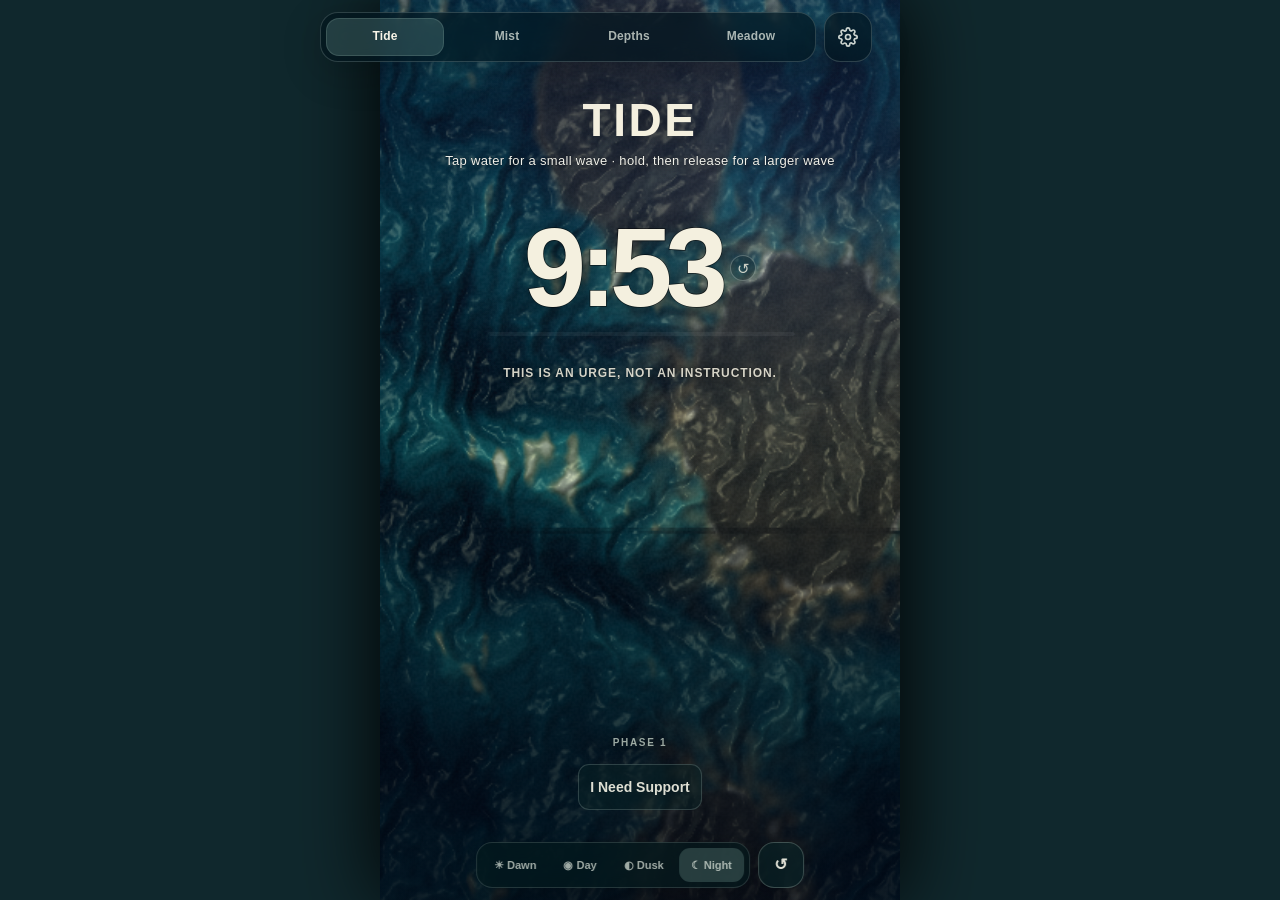
<file: index.html>
<!doctype html>
<html lang="pt-BR">
<head>
  <meta charset="utf-8" />
  <meta name="viewport" content="width=device-width, initial-scale=1, viewport-fit=cover, user-scalable=no" />
  <meta name="theme-color" content="#061923" />
  <link rel="icon" href="assets/favicon-32.png" type="image/png" sizes="32x32" />
  <link rel="apple-touch-icon" href="assets/apple-touch-icon.png" sizes="180x180" />
  <link rel="manifest" href="site.webmanifest" />
  <title>Serenia</title>
  <style>
    :root {
      color-scheme: dark;
      --ink: #061923;
      --glass: rgba(9, 35, 45, .66);
      --line: rgba(226, 244, 235, .18);
      --ivory: #f4f0df;
      --mist: #bcd8d0;
      --seafoam: #91c9bb;
      --bottom-toolbar-offset: max(12px, env(safe-area-inset-bottom));
      --bottom-toolbar-height: 46px;
      --bottom-toolbar-padding: 5px;
      --bottom-toolbar-control-height: 34px;
    }

    * { box-sizing: border-box; }

    html, body { width: 100%; height: 100%; margin: 0; overflow: hidden; }

    body {
      background: #03151d;
      color: var(--ivory);
      font-family: Inter, ui-sans-serif, -apple-system, BlinkMacSystemFont, "Segoe UI", sans-serif;
      -webkit-font-smoothing: antialiased;
    }

    button { font: inherit; }

    .app {
      position: relative;
      width: 100%;
      height: 100dvh;
      min-height: 540px;
      isolation: isolate;
      background: #041820;
    }

    .view, .view canvas, .wash {
      position: absolute;
      inset: 0;
      width: 100%;
      height: 100%;
    }

    .view {
      opacity: 0;
      visibility: hidden;
      transition: opacity 650ms ease, visibility 650ms;
    }

    .view.is-active { opacity: 1; visibility: visible; }
    canvas { display: block; touch-action: none; }
    .gpu-fallback {
      position: absolute;
      z-index: 2;
      inset: 0;
      pointer-events: none;
      background: #06242a;
    }
    .gpu-fallback.sea {
      background: radial-gradient(ellipse at 58% 34%, rgba(58, 136, 133, .62), transparent 35%), repeating-linear-gradient(154deg, rgba(225, 209, 150, .16) 0 2px, rgba(7, 61, 70, .32) 4px 19px, rgba(4, 29, 40, .5) 22px 39px), linear-gradient(160deg, #073943, #061821 72%);
    }
    .gpu-fallback.drift {
      background: radial-gradient(ellipse at 65% 28%, rgba(88, 151, 136, .45), transparent 24%), radial-gradient(ellipse at 27% 68%, rgba(9, 74, 83, .78), transparent 40%), linear-gradient(155deg, #0c4850, #061a25 76%);
    }
    .gpu-fallback.waves {
      background: radial-gradient(ellipse at 50% 48%, rgba(24, 113, 116, .7), transparent 36%), repeating-radial-gradient(ellipse at 50% 47%, rgba(226, 211, 151, .15) 0 1px, transparent 4px 32px), linear-gradient(165deg, #063844, #061923 72%);
    }
    .gpu-fallback.ink {
      background: radial-gradient(ellipse at 48% 38%, rgba(43, 129, 112, .55), transparent 22%), radial-gradient(ellipse at 67% 58%, rgba(171, 119, 57, .36), transparent 30%), linear-gradient(165deg, #092b35, #04171e 76%);
    }
    /* A still-frame cross-dissolve keeps a new arrangement from feeling like
       it is moving underneath the person. */
    .randomize-blend {
      position: absolute;
      inset: 0;
      display: block;
      width: 100%;
      height: 100%;
      opacity: 0;
      pointer-events: none;
      transition: opacity 4s cubic-bezier(.22,.61,.36,1);
    }
    .randomize-blend.is-visible { opacity: 1; transition: none; }

    .wash {
      z-index: 1;
      pointer-events: none;
      background:
        linear-gradient(180deg, rgba(2, 12, 19, .42) 0%, transparent 25%, transparent 58%, rgba(1, 12, 18, .72) 100%),
        radial-gradient(circle at 50% 47%, transparent 18%, rgba(2, 12, 19, .18) 75%);
    }

    .top-header {
      position: fixed;
      z-index: 5;
      top: max(12px, env(safe-area-inset-top));
      left: 12px;
      right: 12px;
      display: flex;
      align-items: center;
      gap: 8px;
      max-width: 640px;
      margin: 0 auto;
      pointer-events: none;
    }
    .top-header > * {
      pointer-events: auto;
    }

    .topbar {
      flex: 1 1 0;
      min-width: 0;
      display: flex;
      gap: 4px;
      padding: 5px;
      border: 1px solid var(--line);
      border-radius: 18px;
      background: rgba(3, 21, 29, .48);
      box-shadow: 0 10px 40px rgba(0, 0, 0, .2);
      backdrop-filter: blur(18px) saturate(125%);
      -webkit-backdrop-filter: blur(18px) saturate(125%);
    }

    .settings-btn {
      align-self: stretch;
      width: 48px;
      min-width: 48px;
      display: flex;
      align-items: center;
      justify-content: center;
      border: 1px solid var(--line);
      border-radius: 16px;
      background: rgba(3, 21, 29, .48);
      box-shadow: 0 10px 40px rgba(0, 0, 0, .2);
      backdrop-filter: blur(18px) saturate(125%);
      -webkit-backdrop-filter: blur(18px) saturate(125%);
      color: rgba(240, 246, 237, .85);
      cursor: pointer;
      padding: 0;
      transition: background 200ms, color 200ms, transform 120ms;
    }
    .settings-btn:hover {
      background: rgba(128, 181, 171, .24);
      color: #fff;
    }
    .settings-btn:active {
      transform: scale(.95);
    }

    /* Settings Modal */
    .settings-modal {
      position: fixed;
      inset: 0;
      z-index: 100;
      display: flex;
      align-items: center;
      justify-content: center;
      opacity: 0;
      pointer-events: none;
      transition: opacity 220ms ease;
    }
    .settings-modal.is-open {
      opacity: 1;
      pointer-events: auto;
    }
    .settings-backdrop {
      position: absolute;
      inset: 0;
      background: rgba(1, 10, 16, .72);
      backdrop-filter: blur(16px);
      -webkit-backdrop-filter: blur(16px);
    }
    .settings-dialog {
      position: relative;
      z-index: 1;
      width: min(92vw, 420px);
      max-height: min(88vh, 620px);
      overflow-y: auto;
      background: rgba(4, 24, 33, .94);
      border: 1px solid rgba(226, 244, 235, .22);
      border-radius: 24px;
      padding: 22px 20px;
      box-shadow: 0 20px 60px rgba(0, 0, 0, .55);
      display: flex;
      flex-direction: column;
      gap: 16px;
      transform: translateY(12px) scale(.98);
      transition: transform 220ms cubic-bezier(.16, 1, .3, 1);
      -webkit-overflow-scrolling: touch;
    }
    .settings-modal.is-open .settings-dialog {
      transform: translateY(0) scale(1);
    }
    .settings-header {
      display: flex;
      align-items: center;
      justify-content: space-between;
      padding-bottom: 4px;
      border-bottom: 1px solid rgba(226, 244, 235, .12);
    }
    .settings-title {
      margin: 0;
      font-size: 17px;
      font-weight: 750;
      color: #fffbed;
      letter-spacing: .02em;
    }
    .settings-close {
      width: 32px;
      height: 32px;
      display: flex;
      align-items: center;
      justify-content: center;
      border: 1px solid rgba(226, 244, 235, .18);
      border-radius: 50%;
      background: rgba(255, 255, 255, .06);
      color: rgba(240, 246, 237, .8);
      font-size: 14px;
      cursor: pointer;
      transition: background 150ms, color 150ms;
    }
    .settings-close:hover {
      background: rgba(255, 255, 255, .14);
      color: #fff;
    }
    .settings-body {
      display: flex;
      flex-direction: column;
      gap: 16px;
    }
    .settings-section {
      display: flex;
      flex-direction: column;
      gap: 7px;
    }
    .settings-section-header {
      display: flex;
      align-items: center;
      justify-content: space-between;
    }
    .settings-section-title {
      font-size: 11px;
      font-weight: 750;
      text-transform: uppercase;
      letter-spacing: .08em;
      color: rgba(224, 240, 232, .75);
    }
    .settings-badge {
      font-size: 9px;
      font-weight: 700;
      text-transform: uppercase;
      letter-spacing: .06em;
      padding: 2px 7px;
      border-radius: 999px;
      background: rgba(143, 188, 174, .18);
      color: #9cd4c5;
    }
    .settings-desc {
      margin: 0;
      font-size: 11px;
      line-height: 1.42;
      color: rgba(244, 240, 223, .68);
    }
    .settings-segment {
      display: flex;
      gap: 4px;
      padding: 3px;
      border-radius: 14px;
      background: rgba(2, 14, 20, .6);
      border: 1px solid rgba(226, 244, 235, .14);
    }
    .settings-pill {
      flex: 1;
      min-width: 0;
      min-height: 36px;
      display: flex;
      align-items: center;
      justify-content: center;
      border: 0;
      border-radius: 11px;
      background: transparent;
      color: rgba(240, 246, 237, .7);
      font-size: 11px;
      font-weight: 700;
      letter-spacing: .03em;
      text-decoration: none;
      cursor: pointer;
      transition: background 160ms, color 160ms;
    }
    .settings-pill:hover {
      color: #fff;
      background: rgba(255, 255, 255, .05);
    }
    .settings-pill.is-active,
    .settings-pill[aria-current="page"],
    .settings-pill[aria-pressed="true"],
    .settings-pill[aria-selected="true"] {
      background: rgba(128, 181, 171, .28);
      color: #fffbed;
      box-shadow: inset 0 0 0 1px rgba(213, 237, 226, .18);
    }
    .settings-toggles {
      display: flex;
      flex-direction: column;
      gap: 8px;
    }
    .settings-toggle-row {
      display: flex;
      align-items: center;
      justify-content: space-between;
      padding: 9px 12px;
      border-radius: 14px;
      background: rgba(2, 14, 20, .5);
      border: 1px solid rgba(226, 244, 235, .12);
    }
    .settings-toggle-info {
      display: flex;
      flex-direction: column;
      gap: 2px;
    }
    .settings-toggle-name {
      font-size: 12px;
      font-weight: 700;
      color: #f4f0df;
    }
    .settings-toggle-sub {
      font-size: 10px;
      color: rgba(244, 240, 223, .55);
    }
    .settings-icon-btn {
      width: 38px;
      height: 38px;
      display: flex;
      align-items: center;
      justify-content: center;
      border-radius: 12px;
      border: 1px solid rgba(226, 244, 235, .18);
      background: rgba(128, 181, 171, .24);
      color: #fffbed;
      cursor: pointer;
      transition: background 160ms, color 160ms, transform 100ms;
    }
    .settings-icon-btn.is-muted {
      background: rgba(255, 255, 255, .06);
      border-color: rgba(255, 255, 255, .12);
      color: rgba(240, 246, 237, .4);
    }
    .settings-icon-btn:active {
      transform: scale(.95);
    }

    .mode-button {
      flex: 1 1 0;
      min-height: 38px;
      border: 0;
      border-radius: 13px;
      padding: 6px 8px;
      color: rgba(240, 246, 237, .7);
      background: transparent;
      font-size: clamp(8px, 2.35vw, 12px);
      font-weight: 650;
      line-height: 1.15;
      cursor: pointer;
      transition: background 250ms, color 250ms, transform 120ms;
    }

    .mode-button:active { transform: scale(.985); }
    .mode-button[aria-selected="true"] {
      color: #f8f5e8;
      background: rgba(128, 181, 171, .24);
      box-shadow: inset 0 0 0 1px rgba(213, 237, 226, .14);
    }
    .drift-waves { z-index: 2; pointer-events: auto; touch-action: none; }

    .content {
      position: fixed;
      z-index: 3;
      inset: max(96px, calc(env(safe-area-inset-top) + 72px)) 24px max(28px, env(safe-area-inset-bottom));
      display: flex;
      flex-direction: column;
      align-items: center;
      pointer-events: none;
      text-align: center;
    }

    .eyebrow {
      margin: 8px 0 4px;
      font-size: 11px;
      font-weight: 750;
      letter-spacing: .18em;
      text-transform: uppercase;
      color: rgba(229, 240, 232, .72);
    }

    h1 {
      margin: 0;
      font-family: "Avenir Next", "Helvetica Neue", Arial, sans-serif;
      font-size: clamp(29px, 8vw, 46px);
      font-weight: 750;
      line-height: 1.08;
      letter-spacing: .045em;
      text-transform: uppercase;
      text-shadow: 0 2px 24px rgba(0, 0, 0, .45);
    }

    .interaction-hint {
      height: 34px;
      margin: 6px 0 0;
      color: rgba(255, 255, 248, .94);
      font-size: 12px;
      line-height: 1.35;
      letter-spacing: .025em;
      -webkit-text-stroke: .6px rgba(0, 0, 0, .78);
      paint-order: stroke fill;
      text-shadow: 0 2px 12px rgba(0, 0, 0, .55);
      display: flex;
      align-items: flex-start;
      justify-content: center;
      text-align: center;
    }

    .spacer { flex: 1; min-height: 0; }
    /* Locked vertical height keeps the clock stack identical across modes and profiles. */
    .top-spacer { flex: none; height: 32px; margin: 0; }

    .timer-row {
      display: flex;
      align-items: center;
      justify-content: center;
      gap: 9px;
    }
    .timer {
      margin: 0;
      font-family: "Avenir Next", "Helvetica Neue", Arial, sans-serif;
      font-size: clamp(64px, 19vw, 112px);
      font-weight: 600;
      line-height: .9;
      letter-spacing: -.07em;
      font-variant-numeric: tabular-nums;
      -webkit-text-stroke: 1.5px rgba(0, 0, 0, .62);
      paint-order: stroke fill;
      text-shadow: 0 3px 24px rgba(0, 0, 0, .44);
    }
    .timer-reset {
      width: 26px;
      height: 26px;
      padding: 0;
      border: 1px solid rgba(230, 241, 229, .28);
      border-radius: 50%;
      color: rgba(244, 241, 226, .8);
      background: rgba(5, 28, 34, .28);
      font-size: 15px;
      line-height: 1;
      cursor: pointer;
      pointer-events: auto;
    }
    .timer-reset:active { transform: scale(.92); }
    .session-progress {
      width: clamp(210px, 48vw, 310px);
      height: 4px;
      margin: 14px 0 0;
      overflow: hidden;
      background: transparent;
      border-radius: 999px;
    }
    .session-progress-fill {
      --cleared-progress: 0%;
      width: 100%;
      height: 100%;
      border-radius: inherit;
      background: linear-gradient(to right,
        transparent 0,
        transparent var(--cleared-progress),
        rgba(255, 255, 255, .05) calc(var(--cleared-progress) + .5%),
        rgba(255, 255, 255, .05) 100%);
      box-shadow: 0 1px 5px rgba(0, 0, 0, .32);
      transition: background 300ms linear;
    }

    .guidance {
      height: 34px;
      max-width: 330px;
      margin: 20px 0 0;
      font-size: 12px;
      font-weight: 750;
      letter-spacing: .11em;
      line-height: 1.4;
      text-transform: uppercase;
      color: rgba(244, 241, 226, .86);
      transition: opacity 350ms;
      -webkit-text-stroke: .55px rgba(0, 0, 0, .7);
      paint-order: stroke fill;
      text-shadow: 0 2px 14px rgba(0, 0, 0, .6);
      display: flex;
      align-items: center;
      justify-content: center;
      text-align: center;
    }

    /* Positioned independently so showing an Anchor phase never moves the timer. */
    .phase-label {
      position: absolute;
      bottom: 124px;
      left: 50%;
      margin: 0;
      transform: translateX(-50%);
      color: rgba(226, 239, 224, .68);
      font-size: 10px;
      font-weight: 760;
      letter-spacing: .17em;
      text-transform: uppercase;
      text-shadow: 0 2px 12px rgba(0, 0, 0, .6);
    }
    .phase-label[hidden] { display: none; }

    .bottom-control {
      pointer-events: auto;
      display: flex;
      align-items: center;
      justify-content: center;
      gap: 10px;
      min-width: 0;
      margin-top: auto;
      padding-top: 24px;
    }
    .support {
      min-width: 0;
      white-space: nowrap;
      font-size: clamp(11px, 3.1vw, 14px);
      line-height: 1;
      display: inline-flex;
      align-items: center;
      justify-content: center;
      gap: 6px;
    }
    .support {
      border: 1px solid rgba(220, 237, 227, .18);
      border-radius: 11px;
      padding: 9px 10px;
      color: rgba(245, 244, 231, .9);
      background: rgba(9, 34, 38, .52);
      cursor: pointer;
    }
    .support-sheet[hidden] { display: none; }
    .support-sheet {
      position: fixed;
      z-index: 20;
      inset: 0;
      display: grid;
      place-items: end center;
      padding: 18px;
      background: rgba(0, 10, 14, .58);
      backdrop-filter: blur(7px);
      -webkit-backdrop-filter: blur(7px);
    }
    .support-card {
      width: min(100%, 440px);
      padding: 23px 21px 19px;
      border: 1px solid rgba(227, 242, 232, .2);
      border-radius: 23px;
      background: #0a252a;
      box-shadow: 0 18px 55px rgba(0,0,0,.48);
      color: #f2f0e4;
    }
    .support-card h2 { margin: 0 0 9px; font-family: Georgia, serif; font-size: 27px; font-weight: 500; }
    .support-card p, .support-card li { color: rgba(229, 239, 230, .82); font-size: 14px; line-height: 1.45; }
    .support-card ol { margin: 13px 0; padding-left: 22px; }
    .support-message { margin: 12px 0; padding: 11px 12px; border-radius: 12px; background: rgba(129, 181, 165, .13); color: #e9f3e9; font-size: 13px; line-height: 1.4; }
    .support-close { width: 100%; margin-top: 4px; padding: 12px; border: 0; border-radius: 12px; color: #092125; background: #bbdbca; font-weight: 750; cursor: pointer; }

    .app.is-complete .interaction-hint { display: none; }

    .pond-hud {
      position: fixed;
      z-index: 5;
      left: 50%;
      bottom: var(--bottom-toolbar-offset);
      display: none;
      width: min(calc(100% - 24px), 430px);
      height: var(--bottom-toolbar-height);
      grid-template-columns: 1fr;
      gap: 4px;
      padding: var(--bottom-toolbar-padding);
      transform: translateX(-50%);
      border: 1px solid rgba(233, 245, 237, .14);
      border-radius: 16px;
      background: rgba(4, 24, 27, .68);
      box-shadow: 0 10px 35px rgba(0,0,0,.28);
      backdrop-filter: blur(16px) saturate(120%);
      -webkit-backdrop-filter: blur(16px) saturate(120%);
    }
    .pond-hud.is-visible { display: grid; }
    .pond-main-controls { display: grid; grid-template-columns: repeat(4, 1fr); gap: 3px; }
    /* Lift only the lower action controls in Depths; transforms do not change
       the shared flex layout, so the title and timer stay fixed. */
    .app.pond-active .bottom-control, .app.fluid-active .bottom-control, .app.grass-active .bottom-control, .app.sea-active .bottom-control, .app.drift-active .bottom-control, .app.wave-active .bottom-control { transform: translateY(-62px); }
    .pond-control, .mode-control {
      min-height: var(--bottom-toolbar-control-height);
      height: var(--bottom-toolbar-control-height);
      padding: 3px 3px;
      border: 0;
      border-radius: 11px;
      color: rgba(234,242,231,.68);
      background: transparent;
      font-size: 11px;
      font-weight: 700;
      white-space: nowrap;
      cursor: pointer;
    }
    .pond-control[aria-pressed="true"], .mode-control[aria-pressed="true"] { color: #fffbed; background: rgba(143,188,174,.24); }
    /* Shift changes the scene, so it remains a distinct action rather than
       looking like a fifth theme or habitat choice in the control rail. */
    .bottom-hud-group {
      position: fixed;
      z-index: 6;
      left: 50%;
      bottom: var(--bottom-toolbar-offset);
      display: none;
      align-items: center;
      justify-content: center;
      gap: 8px;
      width: min(calc(100% - 24px), 430px);
      transform: translateX(-50%);
    }
    .bottom-hud-group.is-visible { display: flex; }
    .bottom-hud-group .pond-hud,
    .bottom-hud-group .mode-hud {
      position: static;
      display: grid;
      width: min(calc(100vw - 108px), 330px);
      height: var(--bottom-toolbar-height);
      transform: none;
    }
    .bottom-hud-group .mode-hud { width: min(calc(100vw - 108px), 160px); }
    .isolated-shift {
      display: none;
      height: var(--bottom-toolbar-height);
      min-height: var(--bottom-toolbar-height);
      align-items: center;
      justify-content: center;
      width: var(--bottom-toolbar-height);
      padding: 0;
      border: 1px solid rgba(220, 237, 227, .24);
      border-radius: 16px;
      color: rgba(234, 242, 231, .68);
      background: rgba(4, 24, 27, .68);
      box-shadow: 0 10px 35px rgba(0, 0, 0, .28);
      font-size: 16px;
      font-weight: 700;
      white-space: nowrap;
      cursor: pointer;
      backdrop-filter: blur(12px) saturate(112%);
      -webkit-backdrop-filter: blur(12px) saturate(112%);
    }
    .bottom-hud-group.is-visible .isolated-shift { display: inline-flex; }
    #pondReset, #seaShift, #grassShift { width: var(--bottom-toolbar-height); padding: 0; font-size: 16px; }
    .isolated-shift:active { transform: scale(.97); }
    /* Time-of-day overlays tint the artwork only; UI text remains untouched. */
    .app.sea-active.time-dawn .wash, .app.drift-active.time-dawn .wash, .app.wave-active.time-dawn .wash { background: linear-gradient(180deg, rgba(255,190,105,.20), rgba(241,130,75,.06) 46%, rgba(8,20,30,.55)), radial-gradient(circle at 74% 22%, rgba(255,226,154,.17), transparent 44%); }
    .app.sea-active.time-day .wash, .app.drift-active.time-day .wash, .app.wave-active.time-day .wash { background: linear-gradient(180deg, rgba(112,207,219,.08), transparent 42%, rgba(1,12,18,.58)), radial-gradient(circle at 50% 45%, transparent 18%, rgba(2,12,19,.12) 75%); }
    .app.sea-active.time-dusk .wash, .app.drift-active.time-dusk .wash, .app.wave-active.time-dusk .wash { background: linear-gradient(180deg, rgba(174,81,65,.25), rgba(109,56,74,.12) 48%, rgba(9,10,25,.66)), radial-gradient(circle at 70% 26%, rgba(244,152,81,.15), transparent 40%); }
    .app.sea-active.time-night .wash, .app.drift-active.time-night .wash, .app.wave-active.time-night .wash { background: linear-gradient(180deg, rgba(11,27,74,.36), rgba(7,19,48,.16) 48%, rgba(1,7,21,.78)), radial-gradient(circle at 76% 20%, rgba(146,179,255,.13), transparent 42%); }
    .mode-hud { position: fixed; z-index: 5; left: 50%; bottom: var(--bottom-toolbar-offset); display: none; width: min(calc(100% - 24px), 160px); height: var(--bottom-toolbar-height); grid-template-columns: 1fr; gap: 4px; padding: var(--bottom-toolbar-padding); transform: translateX(-50%); border: 1px solid rgba(233,245,237,.14); border-radius: 16px; background: rgba(4, 24, 27, .68); box-shadow: 0 10px 35px rgba(0,0,0,.28); backdrop-filter: blur(16px) saturate(120%); -webkit-backdrop-filter: blur(16px) saturate(120%); }
    .mode-hud.is-visible { display: grid; }
    #fluidHud { width: min(calc(100% - 24px), 245px); grid-template-columns: repeat(2, 1fr); }
    #grassHud { width: min(calc(100% - 24px), 140px); grid-template-columns: 1fr; }
    .color-control { display: grid; place-items: center; padding: 3px; }
    .ink-color-dot { width: 21px; height: 21px; border: 1px solid rgba(255,255,255,.54); border-radius: 50%; background: conic-gradient(#7ac8b1,#d39b39,#7594d1,#b47aa8,#7ac8b1); box-shadow: 0 0 0 2px rgba(2,20,25,.42); }
    .palette-sheet { position: fixed; z-index: 30; inset: 0; display: grid; place-items: end center; padding: 12px; background: rgba(1,10,14,.68); backdrop-filter: blur(8px); }
    .palette-sheet[hidden] { display: none; }
    .palette-card { width: min(100%, 560px); max-height: min(78vh, 680px); overflow: auto; padding: 18px; border: 1px solid rgba(231,244,234,.2); border-radius: 22px; background: #102125; color: #f3f0e6; box-shadow: 0 18px 55px rgba(0,0,0,.5); }
    .palette-head { display:flex; align-items:center; justify-content:space-between; gap:12px; margin-bottom:14px; }
    .palette-head h2 { margin:0; font: 600 21px/1.15 system-ui,sans-serif; }
    .palette-close { border:0; padding:6px; color:#dbe7de; background:transparent; font-size:28px; line-height:1; cursor:pointer; }
    .palette-grid { display:grid; grid-template-columns:repeat(2,minmax(0,1fr)); gap:10px; }
    .palette-choice { padding:12px; border:1px solid rgba(231,244,234,.1); border-radius:16px; color:#f4f1e7; background:#0b171a; text-align:left; cursor:pointer; }
    .palette-choice[aria-pressed="true"] { border-color:#66d5ae; background:#102925; box-shadow:inset 0 0 0 1px #278b70; }
    .palette-swatches { display:flex; overflow:hidden; height:16px; margin-bottom:10px; border-radius:999px; }
    .palette-swatches span { flex:1; }
    .palette-choice strong { display:block; font-size:13px; line-height:1.2; }
    .palette-grid.is-color-grid { grid-template-columns: repeat(8, minmax(0, 1fr)); gap: 12px; padding: 4px 2px; }
    .color-choice { width: 26px; height: 26px; justify-self: center; padding: 0; border: 2px solid rgba(255,255,255,.18); border-radius: 50%; cursor: pointer; box-shadow: 0 0 0 2px rgba(2,16,19,.75); }
    .color-choice[aria-pressed="true"] { border-color: #fffbed; box-shadow: 0 0 0 2px #5bc8a4, 0 0 0 4px rgba(2,16,19,.75); }
    /* Depths controls sit above the persistent content layer rather than
       changing its bounds, keeping the title and timer in the same place. */

    .unsupported {
      position: absolute;
      inset: 0;
      display: grid;
      place-items: center;
      padding: 32px;
      color: #dbe8df;
      background: radial-gradient(circle, #164751, #061923 65%);
      text-align: center;
    }

    @media (min-width: 700px) {
      .app { max-width: 520px; margin: 0 auto; box-shadow: 0 0 80px #000; }
      body { background: #10282d; }
      .topbar { max-width: 496px; }
    }

    @media (prefers-reduced-motion: reduce) {
      .view { transition-duration: 0ms; }
    }
    /* An embedded scene supplies High Depths/Grass visuals to the portable renderer shells. */
    body.embed .top-header, body.embed .topbar, body.embed .renderer-switch, body.embed .language-toggle,
    body.embed .settings-modal,
    body.embed .content, body.embed .sea-hud,
    body.embed .fluid-hud,
    body.embed .support-sheet { display: none !important; }

    /* Serenia's quiet-utility language: native, rounded sans-serif type keeps
       the interface clear without making the practice feel clinical or game-like. */
    :root {
      --serenia-sans: ui-rounded, "Avenir Next", "Helvetica Neue", "Segoe UI", Roboto, Arial, sans-serif;
    }
    body, button, input, textarea, select { font-family: var(--serenia-sans); }
    .topbar, .settings-btn {
      background: rgba(3, 21, 29, .64);
      backdrop-filter: blur(14px) saturate(112%);
      -webkit-backdrop-filter: blur(14px) saturate(112%);
    }
    .mode-button { font-weight: 600; letter-spacing: .015em; }
    h1 {
      font-family: var(--serenia-sans);
      font-weight: 700;
      letter-spacing: .055em;
    }
    .interaction-hint {
      font-size: 13px;
      font-weight: 500;
      -webkit-text-stroke: .4px rgba(0, 0, 0, .72);
    }
    .timer {
      font-family: var(--serenia-sans);
      font-weight: 600;
      letter-spacing: -.06em;
      text-shadow: 0 3px 22px rgba(0, 0, 0, .48);
    }
    .guidance {
      font-weight: 600;
      letter-spacing: .075em;
      -webkit-text-stroke: .4px rgba(0, 0, 0, .68);
    }
    .support, .settings-pill { font-weight: 600; }
    .support {
      height: var(--bottom-toolbar-height);
      min-height: var(--bottom-toolbar-height);
      padding: var(--bottom-toolbar-padding) 11px;
    }
    .support-card h2, .palette-head h2 { font-family: var(--serenia-sans); font-weight: 650; }

  </style>
<link rel="stylesheet" href="assets/controls.css"></head>
<body>
  <main class="app ocean-mode drift-active" id="app">
    <section class="view is-active" id="driftView" aria-hidden="false"><canvas id="driftCanvas"></canvas><canvas class="drift-waves" id="driftWaveCanvas"></canvas><img class="randomize-blend" id="driftBlend" alt="" aria-hidden="true" /></section>
    <section class="view" id="fluidView" aria-hidden="true"><canvas id="fluidCanvas"></canvas></section>
    <section class="view" id="waterView" aria-hidden="true"><canvas id="waterCanvas"></canvas></section>
    <section class="view" id="grassView" aria-hidden="true"><canvas id="grassCanvas"></canvas></section>
    <div class="wash" aria-hidden="true"></div>

    <header class="top-header">
      <nav class="topbar" data-i18n-aria-label="nav_label" aria-label="Choose a relief experience">
        <button class="mode-button" id="driftButton" data-i18n="nav_drift" data-i18n-aria-label="nav_drift_aria" aria-label="Maré" aria-selected="true">Maré</button>
        <button class="mode-button" id="fluidButton" data-i18n="nav_ink" data-i18n-aria-label="nav_ink_aria" aria-label="Option 2: Mist and Touch" aria-selected="false">Mist</button>
        <button class="mode-button" id="waterButton" data-i18n="nav_depths" data-i18n-aria-label="nav_depths_aria" aria-label="Option 3: Depths" aria-selected="false">Depths</button>
        <button class="mode-button" id="grassButton" data-i18n="nav_grass" data-i18n-aria-label="nav_grass_aria" aria-label="Option 4: Meadow" aria-selected="false">Meadow</button>
      </nav>
      <button class="settings-btn" id="settingsBtn" type="button" aria-label="Configurações" data-i18n-aria-label="settings_title" data-i18n-title="settings_title" title="Configurações">
        <svg viewBox="0 0 24 24" width="20" height="20" fill="none" stroke="currentColor" stroke-width="2" stroke-linecap="round" stroke-linejoin="round" aria-hidden="true"><circle cx="12" cy="12" r="3"></circle><path d="M19.4 15a1.65 1.65 0 0 0 .33 1.82l.06.06a2 2 0 0 1 0 2.83 2 2 0 0 1-2.83 0l-.06-.06a1.65 1.65 0 0 0-1.82-.33 1.65 1.65 0 0 0-1 1.51V21a2 2 0 0 1-2 2 2 2 0 0 1-2-2v-.09A1.65 1.65 0 0 0 9 19.4a1.65 1.65 0 0 0-1.82.33l-.06.06a2 2 0 0 1-2.83 0 2 2 0 0 1 0-2.83l.06-.06a1.65 1.65 0 0 0 .33-1.82 1.65 1.65 0 0 0-1.51-1H3a2 2 0 0 1-2-2 2 2 0 0 1 2-2h.09A1.65 1.65 0 0 0 4.6 9a1.65 1.65 0 0 0-.33-1.82l-.06-.06a2 2 0 0 1 0-2.83 2 2 0 0 1 2.83 0l.06.06a1.65 1.65 0 0 0 1.82.33H9a1.65 1.65 0 0 0 1-1.51V3a2 2 0 0 1 2-2 2 2 0 0 1 2 2v.09a1.65 1.65 0 0 0 1 1.51 1.65 1.65 0 0 0 1.82-.33l.06-.06a2 2 0 0 1 2.83 0 2 2 0 0 1 0 2.83l-.06.06a1.65 1.65 0 0 0-.33 1.82V9a1.65 1.65 0 0 0 1.51 1H21a2 2 0 0 1 2 2 2 2 0 0 1-2 2h-.09a1.65 1.65 0 0 0-1.51 1z"></path></svg>
      </button>
    </header>

    <aside class="settings-modal" id="settingsModal" aria-hidden="true" hidden>
      <div class="settings-backdrop" id="settingsBackdrop"></div>
      <div class="settings-dialog" role="dialog" aria-modal="true" aria-labelledby="settingsTitle">
        <div class="settings-header">
          <h2 class="settings-title" id="settingsTitle" data-i18n="settings_title">Settings</h2>
          <button class="settings-close" id="settingsClose" type="button" aria-label="Close" data-i18n-aria-label="settings_close">✕</button>
        </div>
        <div class="settings-body">
          <div class="settings-section">
            <label class="settings-section-title" data-i18n="settings_quality_title">Display Quality</label>
            <p class="settings-desc" data-i18n="settings_quality_desc">If your device isn't displaying correctly or is using too much battery, change the quality setting.</p>
            <div class="settings-segment quality-switch" id="settingsQualitySwitch">
              <a class="settings-pill is-active" href="index.html" data-profile="high" aria-current="page">High</a>
              <a class="settings-pill" href="mid.html" data-profile="mid">Mid</a>
              <a class="settings-pill" href="low.html" data-profile="low">Low</a>
            </div>
          </div>
          <div class="settings-section">
            <label class="settings-section-title" data-i18n="settings_timer_title">Session Duration</label>
            <div class="settings-segment timer-switch" id="settingsTimerSwitch">
              <button type="button" class="settings-pill" data-minutes="5">5 min</button>
              <button type="button" class="settings-pill is-active" data-minutes="10" aria-pressed="true">10 min</button>
              <button type="button" class="settings-pill" data-minutes="15">15 min</button>
              <button type="button" class="settings-pill" data-minutes="20">20 min</button>
            </div>
          </div>
          <div class="settings-section">
            <label class="settings-section-title" data-i18n="settings_lang_title">Language</label>
            <div class="settings-segment lang-switch" id="settingsLangSwitch">
              <button type="button" class="settings-pill" data-lang="pt">Português</button>
              <button type="button" class="settings-pill is-active" data-lang="en" aria-pressed="true">English</button>
            </div>
          </div>
          <div class="settings-section">
            <div class="settings-section-header">
              <label class="settings-section-title" data-i18n="settings_audio_title">Sound & Audio</label>
            </div>
            <div class="settings-toggles">
              <div class="settings-toggle-row">
                <div class="settings-toggle-info">
                  <span class="settings-toggle-name" data-i18n="settings_audio_bg">Ambient Audio</span>
                  <span class="settings-toggle-sub" data-i18n="settings_audio_bg_desc">Background atmosphere</span>
                </div>
                <button type="button" class="settings-icon-btn is-active" id="audioToggleBtn" aria-label="Toggle ambient audio" data-i18n-aria-label="settings_audio_bg_toggle" aria-pressed="true">
                  <svg class="icon-on" viewBox="0 0 24 24" width="18" height="18" fill="none" stroke="currentColor" stroke-width="2" stroke-linecap="round" stroke-linejoin="round" aria-hidden="true"><polygon points="11 5 6 9 2 9 2 15 6 15 11 19 11 5"></polygon><path d="M19.07 4.93a10 10 0 0 1 0 14.14M15.54 8.46a5 5 0 0 1 0 7.07"></path></svg>
                  <svg class="icon-off" viewBox="0 0 24 24" width="18" height="18" fill="none" stroke="currentColor" stroke-width="2" stroke-linecap="round" stroke-linejoin="round" aria-hidden="true" style="display:none"><polygon points="11 5 6 9 2 9 2 15 6 15 11 19 11 5"></polygon><line x1="23" y1="9" x2="17" y2="15"></line><line x1="17" y1="9" x2="23" y2="15"></line></svg>
                </button>
              </div>
              <div class="settings-toggle-row">
                <div class="settings-toggle-info">
                  <span class="settings-toggle-name" data-i18n="settings_audio_sfx">Sound Effects</span>
                  <span class="settings-toggle-sub" data-i18n="settings_audio_sfx_desc">Tap and swipe feedback</span>
                </div>
                <button type="button" class="settings-icon-btn is-active" id="sfxToggleBtn" aria-label="Toggle sound effects" data-i18n-aria-label="settings_audio_sfx_toggle" aria-pressed="true">
                  <svg class="icon-on" viewBox="0 0 24 24" width="18" height="18" fill="none" stroke="currentColor" stroke-width="2" stroke-linecap="round" stroke-linejoin="round" aria-hidden="true"><path d="M12 2v4m0 12v4M4.93 4.93l2.83 2.83m8.48 8.48l2.83 2.83M2 12h4m12 0h4M4.93 19.07l2.83-2.83m8.48-8.48l2.83-2.83"></path></svg>
                  <svg class="icon-off" viewBox="0 0 24 24" width="18" height="18" fill="none" stroke="currentColor" stroke-width="2" stroke-linecap="round" stroke-linejoin="round" aria-hidden="true" style="display:none"><circle cx="12" cy="12" r="9"></circle><line x1="4.93" y1="4.93" x2="19.07" y2="19.07"></line></svg>
                </button>
              </div>
            </div>
          </div>
        </div>
      </div>
    </aside>

    <div class="bottom-hud-group" id="pondControlGroup">
      <div class="pond-hud" id="pondHud" data-i18n-aria-label="pond_controls" aria-label="Pond controls">
        <div class="pond-main-controls">
          <button class="pond-control" data-theme="koi" data-i18n="pond_midday" aria-pressed="true">◉ Koi</button>
          <button class="pond-control" data-theme="tide" data-i18n="pond_dusk" aria-pressed="false">✦ Tide</button>
          <button class="pond-control" data-theme="abyss" data-i18n="pond_moon" aria-pressed="false">◐ Abyss</button>
          <button class="pond-control" id="pondRain" data-i18n="pond_rain" aria-pressed="true">🌧️ Rain</button>
        </div>
      </div>
      <button class="isolated-shift" id="pondReset" data-i18n="shift_scene">↺</button>
    </div>
    <div class="bottom-hud-group is-visible" id="seaControlGroup">
      <div class="pond-hud is-visible" id="seaHud" aria-label="Sea and Drift controls">
        <div class="pond-main-controls">
          <button class="pond-control" data-time-tone="dawn" data-i18n="sea_dawn" aria-pressed="false">☀ Dawn</button>
          <button class="pond-control" data-time-tone="day" data-i18n="sea_day" aria-pressed="true">◉ Day</button>
          <button class="pond-control" data-time-tone="dusk" data-i18n="sea_dusk" aria-pressed="false">◐ Dusk</button>
          <button class="pond-control" data-time-tone="night" data-i18n="sea_night" aria-pressed="false">☾ Night</button>
        </div>
      </div>
      <button class="isolated-shift" id="seaShift" data-i18n="shift_scene">↺</button>
    </div>
    <div class="mode-hud" id="fluidHud" aria-label="Theme controls">
      <button class="mode-control" id="fluidPalette">🎨 Themes</button>
      <button class="mode-control color-control" id="fluidColor" type="button" aria-label="Touch ink color"><span class="ink-color-dot" id="fluidColorDot" aria-hidden="true"></span></button>
    </div>
    <div class="bottom-hud-group" id="grassControlGroup">
      <div class="mode-hud" id="grassHud" aria-label="Theme controls">
        <button class="mode-control" id="grassPalette">🎨 Themes</button>
      </div>
      <button class="isolated-shift" id="grassShift" data-i18n="shift_scene">↺</button>
    </div>
    <section class="palette-sheet" id="paletteSheet" role="dialog" aria-modal="true" aria-labelledby="paletteTitle" hidden>
      <div class="palette-card"><div class="palette-head"><h2 id="paletteTitle">Color Themes</h2><button class="palette-close" id="paletteClose" type="button" aria-label="Close">×</button></div><div class="palette-grid" id="paletteGrid"></div></div>
    </section>

    <div class="content">
      <h1 id="modeTitle">Tide</h1>
      <p class="interaction-hint" id="hint">Tap water for a small wave · hold, then release for a larger wave</p>
      <div class="spacer top-spacer"></div>
      <p class="phase-label" id="phaseLabel">Phase 1</p>
      <div class="timer-row"><p class="timer" id="timer" aria-live="off">10:00</p><button class="timer-reset" id="timerReset" type="button" data-i18n-aria-label="reset_timer" data-i18n-title="reset_timer" aria-label="Reset shared 10-minute timer" title="Reset timer">↺</button></div>
      <div class="session-progress" aria-hidden="true"><div class="session-progress-fill" id="sessionProgress"></div></div>
      <button class="restart restart-under-timer" id="restart" type="button">Start Another 10 Minutes</button>
      <p class="guidance" id="guidance">Let the next wave arrive and pass</p>
      <div class="spacer"></div>
      <div class="bottom-control"><button class="support" id="supportButton" data-i18n="support">I Need Support</button></div>
    </div>
    <section class="support-sheet" id="supportSheet" role="dialog" aria-modal="true" aria-labelledby="supportTitle" hidden>
      <div class="support-card">
        <h2 id="supportTitle" data-i18n="support_title">You don’t have to do this alone.</h2>
        <p data-i18n="support_intro">Take the next small safe step—not every step at once.</p>
        <ol>
          <li data-i18n="support_step_1">Put space between you and the substance, behavior, or place if you can.</li>
          <li data-i18n="support_step_2">Contact a sponsor, recovery peer, trusted person, or clinician.</li>
          <li data-i18n="support_step_3">Move toward a safer setting: outside, a meeting, or somewhere people are.</li>
        </ol>
        <p class="support-message" data-i18n="support_message">Suggested message: “I’m having a strong urge. Can you stay with me for ten minutes?”</p>
        <p data-i18n="support_urgent">If you cannot stay safe, think you may overdose, or are at immediate risk of harm, contact local emergency services or an urgent crisis resource now.</p>
        <button class="support-close" id="supportClose" data-i18n="support_close">Return to the practice</button>
      </div>
    </section>
  </main>

  <script>
  'use strict';

  // All user-visible copy lives here. Add the same key to en and pt, then
  // use t('key') in JavaScript or data-i18n attributes in the markup.
  const translations={
    en:{
      app_title:'Serenia',access_eyebrow:'Guided Relief',access_title:'A quiet pause',access_intro:'Enter the shared access word to begin.',access_placeholder:'Access word',access_continue:'Continue',access_error:'That access word does not match. Please try again.',nav_label:'Choose a relief experience',nav_flow:'Tide',nav_flow_aria:'Option 1: Quiet Flow',nav_drift:'Tide',nav_drift_aria:'Tide and sea discoveries',nav_ink:'Mist',nav_ink_aria:'Option 2: Mist and Touch',nav_depths:'Depths',nav_depths_aria:'Option 3: Depths',nav_grass:'Meadow',nav_grass_aria:'Option 4: Meadow',nav_anchor:'Waves',nav_anchor_aria:'Option 1b: Ten-Minute Ocean Journey',language_switch:'Switch to Portuguese',pond_controls:'Pond controls',palette_controls:'Color controls',palette_dawn:'☀ Dawn',palette_dusk:'◐ Dusk',pond_midday:'☀ Midday',pond_dusk:'◐ Dusk',pond_moon:'☾ Moon',pond_rain:'🌧️ Rain',shift_scene:'↺',sea_dawn:'☀ Dawn',sea_day:'◉ Day',sea_dusk:'◐ Dusk',sea_night:'☾ Night',eyebrow:'Guided Relief',reset_timer:'Reset shared 10-minute timer',support:'I Need Support',restart:'Start Another {n} Minutes',support_title:'You don’t have to do this alone.',support_intro:'Take the next small safe step—not every step at once.',support_step_1:'Put space between you and the substance, behavior, or place if you can.',support_step_2:'Contact a sponsor, recovery peer, trusted person, or clinician.',support_step_3:'Move toward a safer setting: outside, a meeting, or somewhere people are.',support_message:'Suggested message: “I’m having a strong urge. Can you stay with me for ten minutes?”',support_urgent:'If you cannot stay safe, think you may overdose, or are at immediate risk of harm, contact local emergency services or an urgent crisis resource now.',support_close:'Return to the practice',phase:'Phase',complete:'You made space between the feeling and the next step',webgl_quiet:'WebGL is needed for Quiet Flow.',webgl_drift:'WebGL is needed for Tide.',webgl_ocean:'WebGL is needed for the Ocean Journey.',webgl_fluid:'WebGL 2 is needed for the interactive fluid solver.',title_quiet:'Tide',guidance_quiet:'Let each wave arrive and pass',hint_quiet:'Watch the water break gently around the rocks',title_drift:'Tide',guidance_drift:'Let the next wave arrive and pass',hint_drift:'Tap water for a small wave · hold, then release for a larger wave',title_ocean:'Waves',guidance_ocean:'Let this wave arrive',hint_ocean:'Tap for a small ripple · hold, then release for a larger wave',title_fluid:'Mist',guidance_fluid:'Give the feeling somewhere gentle to go',hint_fluid:'Touch and slowly drag to stir the mist',title_water:'Depths',guidance_water:'Name it: “This is an urge.”',hint_water:'Swipe gently to clear a window into the pond',title_grass:'Meadow',guidance_grass:'Feel the field give way and rise again',hint_grass:'Brush your finger through the grass',prompt_1:'This is an urge, not an instruction.',prompt_2:'For this moment, pause before the next action.',prompt_3:'Let your hands rest or touch something steady.',prompt_4:'Notice where the urge feels strongest in your body.',prompt_5:'Name one sensation without judging it.',prompt_6:'You do not need to make this feeling disappear.',prompt_7:'Let the breath come naturally. There is nothing to force.',prompt_8:'Notice the support beneath you: floor, chair, or bed.',prompt_9:'Let your eyes rest on one ordinary detail.',prompt_10:'Check gently: has anything shifted, even slightly?',prompt_11:'The urge can be here without making the next decision.',prompt_12:'Thoughts can be present without needing an answer.',prompt_13:'Give yourself one more minute before acting.',prompt_14:'Move one step farther from what could put you at risk.',prompt_15:'If possible, bring yourself closer to a safer place or person.',prompt_16:'Think of one person, meeting, or recovery support you could contact.',prompt_17:'You can ask for company without explaining everything.',prompt_18:'If you may not stay safe, reach out for urgent local help now.',prompt_19:'Choose one small safe action for the next few minutes.',prompt_20:'You made space for a choice. Stay with the next safe step.',
      settings_title:'Settings',settings_close:'Close',settings_quality_title:'Display Quality',settings_quality_desc:"If your device isn't displaying correctly or is using too much battery, change the quality setting.",settings_timer_title:'Session Duration',settings_coming_soon:'Soon',settings_lang_title:'Language',settings_audio_title:'Sound & Audio',settings_audio_bg:'Ambient Audio',settings_audio_bg_desc:'Background atmosphere',settings_audio_sfx:'Sound Effects',settings_audio_sfx_desc:'Tap and swipe feedback',settings_audio_bg_toggle:'Toggle ambient audio',settings_audio_sfx_toggle:'Toggle sound effects',settings_btn:'Settings'
    },
    pt:{
      app_title:'Serenia',access_eyebrow:'Serenia',access_title:'Uma pausa tranquila',access_intro:'Digite a palavra de acesso compartilhada para começar.',access_placeholder:'Palavra de acesso',access_continue:'Continuar',access_error:'Essa palavra de acesso não confere. Tente de novo.',nav_label:'Escolha uma experiência Serenia',nav_flow:'Maré',nav_flow_aria:'Opção 1: Maré Calma',nav_drift:'Maré',nav_drift_aria:'Maré e descobertas pelo mar',nav_ink:'Nuvem',nav_ink_aria:'Nuvem e toque',nav_depths:'Profundeza',nav_depths_aria:'Explore a profundeza submersa',nav_grass:'Campo',nav_grass_aria:'Toque a grama do campo',nav_anchor:'Ondas',nav_anchor_aria:'Opção 1b: Jornada pelo Mar',language_switch:'Mudar para inglês',
      pond_controls:'Controles do lago',palette_controls:'Controles de cor',palette_dawn:'☀ Amanhecer',palette_dusk:'◐ Entardecer',pond_midday:'☀ Dia',pond_dusk:'◐ Tarde',pond_moon:'☾ Noite',pond_rain:'🌧️ Chuva',shift_scene:'↺',sea_dawn:'☀ Amanhecer',sea_day:'◉ Dia',sea_dusk:'◐ Tarde',sea_night:'☾ Noite',eyebrow:'Serenia',reset_timer:'Reiniciar o Cronômetro de 10 Minutos',support:'Preciso de Ajuda',restart:'Começar Mais {n} Minutos',
      support_title:'Você não precisa passar por isso só.',support_intro:'Escolha só o próximo passo seguro — não precisa resolver tudo agora.',support_step_1:'Se puder, afaste-se da substância, do comportamento ou do lugar.',support_step_2:'Converse com um padrinho, alguém da recuperação, uma pessoa de confiança ou um profissional de saúde.',support_step_3:'Vá para um lugar mais seguro: ao ar livre, uma reunião ou perto de outras pessoas.',support_message:'Mensagem sugerida: “Estou com uma vontade muito forte. Pode ficar comigo por dez minutos?”',support_urgent:'Se você acha que não vai conseguir se manter em segurança, teme uma overdose ou corre risco imediato, ligue agora para a emergência ou para um serviço de crise da sua região.',support_close:'Voltar para a pausa',
      phase:'Fase',complete:'Você criou um espaço entre a vontade e o próximo passo.',webgl_quiet:'WebGL é necessário para as Ondas calmas.',webgl_drift:'WebGL é necessário para as Ondas.',webgl_ocean:'WebGL é necessário para a Jornada pelo mar.',webgl_fluid:'WebGL 2 é necessário para a tinta interativa.',
      title_quiet:'Maré',guidance_quiet:'Deixe a onda vir e passar.',hint_quiet:'Observe a água quebrando devagar nas pedras.',title_drift:'Maré',guidance_drift:'Deixe a próxima descoberta chegar no seu ritmo.',hint_drift:'Passe devagar sobre a água, as ilhas e os cardumes.',title_ocean:'Ondas',guidance_ocean:'Deixe essa onda vir.',hint_ocean:'Toque para uma ondinha · segure e solte para uma onda maior.',title_fluid:'Nuvem',guidance_fluid:'Dê a essa sensação um lugar para se mover.',hint_fluid:'Toque e arraste devagar para mexer a nuvem.',title_water:'Profundeza',guidance_water:'Reconheça: “Isso é uma vontade.”',hint_water:'Deslize o dedo devagar para abrir uma janela no lago.',title_grass:'Campo',guidance_grass:'Sinta a grama ceder e voltar devagar.',hint_grass:'Passe o dedo pela grama.',
      prompt_1:'Isso é uma vontade, não uma ordem.',prompt_2:'Por enquanto, faça uma pausa antes do próximo passo.',prompt_3:'Deixe as mãos repousarem ou toque algo firme.',prompt_4:'Perceba onde essa vontade aparece com mais força no corpo.',prompt_5:'Dê um nome à sensação, sem julgá-la.',prompt_6:'Você não precisa fazer essa sensação desaparecer.',prompt_7:'Deixe a respiração seguir seu ritmo. Não há nada para forçar.',prompt_8:'Sinta o apoio sob você: o chão, a cadeira ou a cama.',prompt_9:'Escolha um detalhe comum para olhar e deixe os olhos repousarem nele.',prompt_10:'Note, sem cobrança: algo mudou, mesmo que bem pouco?',prompt_11:'A vontade pode estar aqui sem decidir o que você faz agora.',prompt_12:'Os pensamentos podem estar aqui sem precisarem de resposta.',prompt_13:'Dê a si mais um minuto antes de agir.',prompt_14:'Dê um passo para longe do que pode te colocar em risco.',prompt_15:'Se puder, aproxime-se de um lugar mais seguro ou de alguém.',prompt_16:'Pense em uma pessoa, reunião ou apoio na recuperação com quem poderia falar.',prompt_17:'Você pode pedir companhia sem precisar explicar tudo.',prompt_18:'Se achar que não vai conseguir se manter em segurança, busque ajuda urgente na sua região agora.',prompt_19:'Escolha uma pequena ação segura para os próximos minutos.',prompt_20:'Você abriu espaço para escolher. Fique com o próximo passo seguro.',
      settings_title:'Configurações',settings_close:'Fechar',settings_quality_title:'Qualidade Gráfica',settings_quality_desc:'Se o seu dispositivo não estiver exibindo corretamente ou consumir muita bateria, altere a qualidade gráfica.',settings_timer_title:'Duração da Sessão',settings_coming_soon:'Em breve',settings_lang_title:'Idioma',settings_audio_title:'Sons e Áudio',settings_audio_bg:'Áudio Ambiente',settings_audio_bg_desc:'Som ambiente e atmosfera',settings_audio_sfx:'Efeitos ao Tocar',settings_audio_sfx_desc:'Feedback sonoro ao tocar e deslizar',settings_audio_bg_toggle:'Alternar áudio ambiente',settings_audio_sfx_toggle:'Alternar efeitos sonoros',settings_btn:'Configurações'
    }
  };
  let language='en';
  const t=key=>translations[language][key]||translations.en[key]||key;

  // Choose a conservative default only for a fresh visit to the main entry
  // point. An explicit quality in the URL always wins, so Settings remains a
  // reliable manual override and embedded High scenes are never redirected.
  (()=>{
    const query=new URLSearchParams(location.search);
    if(query.has('embed')||query.has('quality'))return;
    const page=location.pathname.split('/').pop();
    if(page&&page!=='index.html')return;
    let webgl=true;
    try{const canvas=document.createElement('canvas');webgl=!!(canvas.getContext('webgl')||canvas.getContext('experimental-webgl'));}catch{webgl=false;}
    const memory=Number(navigator.deviceMemory)||0;
    const cores=Number(navigator.hardwareConcurrency)||0;
    const android=/Android/i.test(navigator.userAgent);
    let quality='high';
    // iOS commonly hides memory and caps reported core counts, so WebGL is the
    // reliable signal there. Keep High as the default for capable renderers;
    // reserve portable profiles for missing WebGL or clearly constrained Android.
    if(!webgl)quality='low';
    else if(android&&memory&&memory<=2)quality='low';
    else if(android&&((memory&&memory<=4)||(cores&&cores<=4)||!memory))quality='mid';
    if(quality==='high')return;
    const next=new URL(location.href);
    next.pathname=next.pathname.replace(/[^/]*$/,`${quality}.html`);
    next.searchParams.set('quality',quality);
    location.replace(next.href);
  })();

  class CalmAudio {
    constructor() {
      this.ctx = null;
      this.master = null;
      this.filter = null;
      this.noiseBuffer = null;
      this.lastDragTime = 0;
      this.grassNotes = [330, 392, 440, 493.88, 587.33, 659.25];
      this.grassIdx = 0;
      this.activeVoices = 0;
      this.maxVoices = 4;
      this.muted = false;
      const sfxParam = new URLSearchParams(location.search).get('sfxMuted');
      if (sfxParam !== null) {
        this.muted = sfxParam === 'true';
      } else {
        try {
          this.muted = localStorage.getItem('serenia-sfx-muted') === 'true';
        } catch {}
      }
    }

    init() {
      if (this.ctx) {
        if (this.ctx.state === 'suspended') this.ctx.resume();
        return;
      }
      const AudioCtx = window.AudioContext || window.webkitAudioContext;
      if (!AudioCtx) return;
      this.ctx = new AudioCtx();
      this.master = this.ctx.createGain();
      this.master.gain.value = 0.0168; // Reduced 65% from 0.048 (calm, subtle, non-intrusive)

      this.filter = this.ctx.createBiquadFilter();
      this.filter.type = 'lowpass';
      this.filter.frequency.value = 2200;
      this.filter.Q.value = 0.7;

      this.master.connect(this.filter);
      this.filter.connect(this.ctx.destination);

      const sampleRate = this.ctx.sampleRate;
      const bufferSize = Math.floor(sampleRate * 0.45);
      this.noiseBuffer = this.ctx.createBuffer(1, bufferSize, sampleRate);
      const data = this.noiseBuffer.getChannelData(0);
      let b0 = 0, b1 = 0, b2 = 0;
      for (let i = 0; i < bufferSize; i++) {
        const white = Math.random() * 2 - 1;
        b0 = 0.99765 * b0 + white * 0.0990460;
        b1 = 0.96300 * b1 + white * 0.2965164;
        b2 = 0.57000 * b2 + white * 1.0526913;
        data[i] = (b0 + b1 + b2) * 0.36;
      }
    }

    playDrift(isDrag = false, isBig = false) {
      if (!this.ctx || this.muted || this.activeVoices >= this.maxVoices) return;
      const now = this.ctx.currentTime;
      const osc = this.ctx.createOscillator();
      const gain = this.ctx.createGain();

      const baseFreq = isBig ? (145 + Math.random() * 25) : (isDrag ? (310 + Math.random() * 50) : (410 + Math.random() * 60));
      const dur = isBig ? 0.26 : (isDrag ? 0.08 : 0.11);
      const vol = isBig ? 0.65 : (isDrag ? 0.3 : 0.5);

      osc.type = 'sine';
      osc.frequency.setValueAtTime(baseFreq, now);
      osc.frequency.exponentialRampToValueAtTime(baseFreq * (isBig ? 0.55 : 0.68), now + dur);

      gain.gain.setValueAtTime(0.0001, now);
      gain.gain.linearRampToValueAtTime(vol, now + (isBig ? 0.03 : 0.007));
      gain.gain.exponentialRampToValueAtTime(0.0001, now + dur);

      osc.connect(gain);
      gain.connect(this.master);

      this.activeVoices++;
      osc.start(now);
      osc.stop(now + dur + 0.01);
      osc.onended = () => { this.activeVoices = Math.max(0, this.activeVoices - 1); };
    }

    playInk(isDrag = false) {
      if (!this.ctx || this.muted || !this.noiseBuffer || this.activeVoices >= this.maxVoices) return;
      const now = this.ctx.currentTime;
      const source = this.ctx.createBufferSource();
      source.buffer = this.noiseBuffer;

      const filter = this.ctx.createBiquadFilter();
      filter.type = 'lowpass';
      const baseFreq = isDrag ? (420 + Math.random() * 60) : (520 + Math.random() * 80);
      filter.frequency.setValueAtTime(baseFreq, now);
      filter.frequency.exponentialRampToValueAtTime(baseFreq * 0.55, now + (isDrag ? 0.14 : 0.22));
      filter.Q.value = 0.9;

      const gain = this.ctx.createGain();
      const dur = isDrag ? 0.14 : 0.22;
      const vol = isDrag ? 0.48 : 0.72;

      gain.gain.setValueAtTime(0.0001, now);
      gain.gain.linearRampToValueAtTime(vol, now + 0.018);
      gain.gain.exponentialRampToValueAtTime(0.0001, now + dur);

      source.connect(filter);
      filter.connect(gain);
      gain.connect(this.master);

      this.activeVoices++;
      source.start(now);
      source.stop(now + dur + 0.01);
      source.onended = () => { this.activeVoices = Math.max(0, this.activeVoices - 1); };
    }

    playDepths(isDrag = false) {
      if (!this.ctx || this.muted || this.activeVoices >= this.maxVoices) return;
      const now = this.ctx.currentTime;
      const osc = this.ctx.createOscillator();
      const gain = this.ctx.createGain();
      const filter = this.ctx.createBiquadFilter();

      filter.type = 'lowpass';
      filter.frequency.setValueAtTime(isDrag ? 340 : 420, now);
      filter.Q.value = 2.2;

      const baseFreq = isDrag ? (185 + Math.random() * 25) : (250 + Math.random() * 35);
      const dur = isDrag ? 0.10 : 0.15;
      const vol = isDrag ? 0.35 : 0.55;

      osc.type = 'triangle';
      osc.frequency.setValueAtTime(baseFreq, now);
      osc.frequency.exponentialRampToValueAtTime(baseFreq * 0.70, now + dur);

      gain.gain.setValueAtTime(0.0001, now);
      gain.gain.linearRampToValueAtTime(vol, now + 0.01);
      gain.gain.exponentialRampToValueAtTime(0.0001, now + dur);

      osc.connect(filter);
      filter.connect(gain);
      gain.connect(this.master);

      this.activeVoices++;
      osc.start(now);
      osc.stop(now + dur + 0.01);
      osc.onended = () => { this.activeVoices = Math.max(0, this.activeVoices - 1); };
    }

    playGrass(isDrag = false) {
      if (!this.ctx || this.muted || this.activeVoices >= this.maxVoices) return;
      const now = this.ctx.currentTime;
      const osc = this.ctx.createOscillator();
      const gain = this.ctx.createGain();

      const note = this.grassNotes[this.grassIdx % this.grassNotes.length];
      this.grassIdx = (this.grassIdx + 1 + (Math.random() < 0.4 ? 1 : 0)) % this.grassNotes.length;

      const dur = isDrag ? 0.09 : 0.14;
      const vol = isDrag ? 0.3 : 0.5;

      osc.type = 'sine';
      osc.frequency.setValueAtTime(note, now);
      osc.frequency.exponentialRampToValueAtTime(note * 0.97, now + dur);

      gain.gain.setValueAtTime(0.0001, now);
      gain.gain.linearRampToValueAtTime(vol, now + 0.005);
      gain.gain.exponentialRampToValueAtTime(0.0001, now + dur);

      osc.connect(gain);
      gain.connect(this.master);

      this.activeVoices++;
      osc.start(now);
      osc.stop(now + dur + 0.01);
      osc.onended = () => { this.activeVoices = Math.max(0, this.activeVoices - 1); };
    }

    tap(mode) {
      this.init();
      if (mode === 'drift' || mode === 'sea' || mode === 'waves') this.playDrift(false);
      else if (mode === 'fluid' || mode === 'ink') this.playInk(false);
      else if (mode === 'water' || mode === 'depths') this.playDepths(false);
      else if (mode === 'grass') this.playGrass(false);
    }

    drag(mode) {
      const now = performance.now();
      if (now - this.lastDragTime < 115) return;
      this.lastDragTime = now;
      this.init();
      if (mode === 'drift' || mode === 'sea' || mode === 'waves') this.playDrift(true);
      else if (mode === 'fluid' || mode === 'ink') this.playInk(true);
      else if (mode === 'water' || mode === 'depths') this.playDepths(true);
      else if (mode === 'grass') this.playGrass(true);
    }

    bigWave() {
      this.init();
      this.playDrift(false, true);
    }
  }

  window.soundSynth = new CalmAudio();

  const CANONICAL_MODES = {
    drift: 'drift',
    sea: 'drift',
    waves: 'drift',
    ink: 'ink',
    fluid: 'ink',
    smoke: 'ink',
    depths: 'depths',
    water: 'depths',
    grass: 'grass'
  };

  const AMBIENT_PLAYLISTS = {
    drift: [
      'assets/Drift - Aerial Waterscape (Optimized MP3).mp3',
      'assets/Drift - Overhead Ocean & Islands (Optimized MP3).mp3'
    ],
    ink: [
      'assets/Ink - Fluid Swirls & Water (Optimized MP3).mp3',
      'assets/Ink - Slow Water Motion (Optimized MP3).mp3',
      'assets/Smoke - Ethereal Mist & Wind (Optimized MP3).mp3',
      'assets/Smoke - Gentle Misty Atmosphere (Optimized MP3).mp3'
    ],
    depths: [
      'assets/Depths - Murky Underwater Drone (Optimized MP3).mp3',
      'assets/Depths - Quiet Sub-aquatic Currents (Optimized MP3).mp3'
    ],
    grass: [
      'assets/Grass - Gentle Meadow Breeze (Optimized MP3).mp3',
      'assets/Grass - Swaying Meadow Wind (Optimized MP3).mp3'
    ]
  };

  class AmbientSoundtrack {
    constructor(options = {}) {
      this.targetVolume = options.volume ?? 0.08;
      this.fadeDuration = options.fadeDuration ?? 1900;
      this.playlists = options.playlists || AMBIENT_PLAYLISTS;
      this.currentMode = null;
      this.currentCanonicalMode = null;
      this.currentTrackIndex = 0;
      this.activeDeck = 0;
      this.isMuted = false;
      try {
        this.isMuted = localStorage.getItem('serenia-ambient-muted') === 'true';
      } catch {}
      this.initialized = false;
      this.fadeAnim = null;

      this.decks = [new Audio(), new Audio()];
      this.decks.forEach((deck, idx) => {
        deck.preload = 'auto';
        deck.volume = 0;
        deck.addEventListener('ended', () => this.onTrackEnded(idx));
        deck.addEventListener('error', () => {});
      });
    }

    initGesture() {
      if (this.initialized) return;
      this.initialized = true;
      if (!this.isMuted && this.currentCanonicalMode) {
        const active = this.decks[this.activeDeck];
        if (active && active.src) {
          if (active.paused) {
            active.volume = this.targetVolume;
            const p = active.play();
            if (p) p.catch(() => {});
          }
        } else {
          this.playMode(this.currentCanonicalMode, true);
        }
      }
    }

    playMode(mode, forceRestart = false) {
      const normMode = (mode || '').toLowerCase();
      const canonical = CANONICAL_MODES[normMode] || normMode;
      const list = this.playlists[canonical] || this.playlists[normMode];
      if (!list || list.length === 0) return;

      if (!forceRestart && this.currentCanonicalMode === canonical) {
        return;
      }

      const previousCanonical = this.currentCanonicalMode;
      this.currentMode = normMode;
      this.currentCanonicalMode = canonical;
      this.currentTrackIndex = Math.floor(Math.random() * list.length);
      const nextSrc = list[this.currentTrackIndex];

      const outgoingIdx = this.activeDeck;
      const incomingIdx = 1 - outgoingIdx;
      const outgoing = this.decks[outgoingIdx];
      const incoming = this.decks[incomingIdx];

      this.activeDeck = incomingIdx;
      incoming.src = encodeURI(nextSrc);
      incoming.currentTime = 0;
      incoming.volume = 0;

      if (!this.isMuted) {
        const p = incoming.play();
        if (p) p.catch(() => {});
      }

      this.crossfade(outgoing, incoming, previousCanonical ? this.fadeDuration : 900);
    }

    onTrackEnded(deckIdx) {
      if (deckIdx !== this.activeDeck) return;
      const canonical = this.currentCanonicalMode || 'drift';
      const list = this.playlists[canonical];
      if (!list || list.length === 0) return;
      this.currentTrackIndex = (this.currentTrackIndex + 1) % list.length;
      const nextSrc = list[this.currentTrackIndex];

      const outgoingIdx = this.activeDeck;
      const incomingIdx = 1 - outgoingIdx;
      const outgoing = this.decks[outgoingIdx];
      const incoming = this.decks[incomingIdx];

      this.activeDeck = incomingIdx;
      incoming.src = encodeURI(nextSrc);
      incoming.currentTime = 0;
      incoming.volume = 0;

      if (!this.isMuted) {
        const p = incoming.play();
        if (p) p.catch(() => {});
      }

      this.crossfade(outgoing, incoming, 1400);
    }

    crossfade(outgoing, incoming, duration) {
      if (this.fadeAnim) {
        cancelAnimationFrame(this.fadeAnim);
        this.fadeAnim = null;
      }

      const start = performance.now();
      const fromVol = outgoing ? (isNaN(outgoing.volume) ? 0 : outgoing.volume) : 0;
      const target = this.isMuted ? 0 : this.targetVolume;

      const step = (now) => {
        const elapsed = now - start;
        const progress = Math.min(1, elapsed / Math.max(100, duration));

        if (outgoing) {
          outgoing.volume = Math.max(0, Math.min(1, fromVol * (1 - progress)));
        }
        if (incoming) {
          incoming.volume = Math.max(0, Math.min(this.targetVolume, target * progress));
        }

        if (progress < 1) {
          this.fadeAnim = requestAnimationFrame(step);
        } else {
          if (outgoing) {
            try { outgoing.pause(); } catch {}
            outgoing.volume = 0;
          }
          if (incoming) {
            incoming.volume = target;
          }
          this.fadeAnim = null;
        }
      };

      this.fadeAnim = requestAnimationFrame(step);
    }

    setMuted(muted) {
      this.isMuted = !!muted;
      try {
        localStorage.setItem('serenia-ambient-muted', this.isMuted ? 'true' : 'false');
      } catch {}

      const active = this.decks[this.activeDeck];
      const inactive = this.decks[1 - this.activeDeck];
      if (this.fadeAnim) {
        cancelAnimationFrame(this.fadeAnim);
        this.fadeAnim = null;
      }
      if (inactive) {
        try { inactive.pause(); } catch {}
        inactive.volume = 0;
      }
      if (!active) return;

      const start = performance.now();
      const fromVol = isNaN(active.volume) ? 0 : active.volume;
      const toVol = this.isMuted ? 0 : this.targetVolume;
      const duration = this.isMuted ? 500 : 800;

      if (!this.isMuted && active.paused && active.src) {
        const p = active.play();
        if (p) p.catch(() => {});
      }

      const step = (now) => {
        const elapsed = now - start;
        const progress = Math.min(1, elapsed / duration);
        active.volume = Math.max(0, Math.min(1, fromVol + (toVol - fromVol) * progress));

        if (progress < 1) {
          this.fadeAnim = requestAnimationFrame(step);
        } else {
          active.volume = toVol;
          if (this.isMuted) {
            try { active.pause(); } catch {}
          }
          this.fadeAnim = null;
        }
      };

      this.fadeAnim = requestAnimationFrame(step);
    }

    toggleMute() {
      this.setMuted(!this.isMuted);
      return this.isMuted;
    }
  }

  const isEmbedded = new URLSearchParams(location.search).get('embed') === '1' || window.top !== window;
  if (!isEmbedded) {
    window.ambientSoundtrack = new AmbientSoundtrack({
      volume: 0.08,
      fadeDuration: 1900,
      playlists: AMBIENT_PLAYLISTS
    });
  }

  /* Shared, intentionally tiny WebGL helpers. Each visual remains a separate class below. */
  const GL = {
    shader(gl, type, source) {
      const compile=code=>{const shader=gl.createShader(type);gl.shaderSource(shader,code);gl.compileShader(shader);return shader;};
      let shader=compile(source);
      // Some Android drivers expose WebGL but cannot compile highp fragment
      // shaders. Retry at mediump instead of letting all WebGL views fail.
      if(!gl.getShaderParameter(shader,gl.COMPILE_STATUS)&&type===gl.FRAGMENT_SHADER&&source.includes('precision highp float;')){
        gl.deleteShader(shader);shader=compile(source.replace('precision highp float;','precision mediump float;'));
      }
      if(!gl.getShaderParameter(shader,gl.COMPILE_STATUS))throw new Error(gl.getShaderInfoLog(shader));
      return shader;
    },
    program(gl, vertex, fragment) {
      const program = gl.createProgram();
      gl.attachShader(program, GL.shader(gl, gl.VERTEX_SHADER, vertex));
      gl.attachShader(program, GL.shader(gl, gl.FRAGMENT_SHADER, fragment));
      gl.linkProgram(program);
      if (!gl.getProgramParameter(program, gl.LINK_STATUS)) throw new Error(gl.getProgramInfoLog(program));
      return program;
    },
    fit(canvas, maxDpr = 2) {
      const dpr = Math.min(window.devicePixelRatio || 1, maxDpr) * Visual.quality;
      const w = Math.max(2, Math.round(canvas.clientWidth * dpr));
      const h = Math.max(2, Math.round(canvas.clientHeight * dpr));
      if (canvas.width === w && canvas.height === h) return false;
      canvas.width = w; canvas.height = h;
      return true;
    },
    fallback(canvas, kind){
      if(canvas.parentElement.querySelector('.gpu-fallback'))return;
      const fallback=document.createElement('div');fallback.className=`gpu-fallback ${kind}`;fallback.setAttribute('aria-hidden','true');canvas.parentElement.appendChild(fallback);
    },
    watchContext(canvas,kind){canvas.addEventListener('webglcontextlost',event=>{event.preventDefault();GL.fallback(canvas,kind);},{once:true});},
    verifyFrame(owner,kind){
      if(owner.frameChecks===undefined)owner.frameChecks=0;if(owner.frameChecks++>4)return false;
      const gl=owner.gl,pixel=new Uint8Array(4);gl.readPixels(Math.max(0,(owner.canvas.width/2)|0),Math.max(0,(owner.canvas.height/2)|0),1,1,gl.RGBA,gl.UNSIGNED_BYTE,pixel);
      const broken=gl.getError()!==gl.NO_ERROR||(pixel[0]>246&&pixel[1]>246&&pixel[2]>246);
      owner.badFrames=broken?(owner.badFrames||0)+1:0;
      if(owner.badFrames>=2){GL.fallback(owner.canvas,kind);owner.running=false;return true;}return false;
    }
  };
  const _fpsParm=parseInt(new URLSearchParams(location.search).get('fps'),10);
  const Visual={
    interval:1000/(_fpsParm>0&&_fpsParm<=120?_fpsParm:30),quality:1,recovery:0,
    shouldRender(owner,now){
      if(document.hidden)return false;
      const elapsed=now-(owner.renderAt||0);if(elapsed<this.interval)return false;
      owner.renderAt=now;
      if(elapsed>58){this.quality=Math.max(.65,this.quality-.08);this.recovery=0;}
      else if(this.quality<1&&++this.recovery>180){this.quality=Math.min(1,this.quality+.05);this.recovery=0;}
      return true;
    }
  };

  /* ================================================================
     OPTION 5 — AERIAL DRIFT
     A self-contained WebGL travel view. The camera moves slowly over an
     abstract sea; discoveries are introduced on a 26-second rhythm with
     long, soft arrivals rather than sudden rewards or prompts.
     ================================================================ */
  class Option5_AerialDriftView {
    constructor(canvas){
      this.canvas=canvas;this.gl=canvas.getContext('webgl',{alpha:false,antialias:false});this.running=false;this.raf=0;this.startedAt=performance.now();
      if(!this.gl)return this.fail();GL.watchContext(canvas,'drift');const gl=this.gl;
      const vertex=`attribute vec2 aPosition;void main(){gl_Position=vec4(aPosition,0.,1.);}`;
      const fragment=`
        precision highp float;
        uniform vec2 uResolution;uniform float uTime,uSeed;
        vec3 mod289(vec3 x){return x-floor(x*(1./289.))*289.;}vec2 mod289(vec2 x){return x-floor(x*(1./289.))*289.;}vec3 permute(vec3 x){return mod289(((x*34.)+1.)*x);}
        float snoise(vec2 v){const vec4 C=vec4(.2113248654,.3660254038,-.5773502692,.0243902439);vec2 i=floor(v+dot(v,C.yy)),x0=v-i+dot(i,C.xx);vec2 i1=x0.x>x0.y?vec2(1.,0.):vec2(0.,1.);vec4 x12=x0.xyxy+C.xxzz;x12.xy-=i1;i=mod289(i);vec3 p=permute(permute(i.y+vec3(0.,i1.y,1.))+i.x+vec3(0.,i1.x,1.));vec3 m=max(.5-vec3(dot(x0,x0),dot(x12.xy,x12.xy),dot(x12.zw,x12.zw)),0.);m=m*m;m=m*m;vec3 x=2.*fract(p*C.www)-1.,h=abs(x)-.5,ox=floor(x+.5),a0=x-ox;m*=1.792842914-.853734721*(a0*a0+h*h);vec3 g;g.x=a0.x*x0.x+h.x*x0.y;g.yz=a0.yz*x12.xz+h.yz*x12.yw;return 130.*dot(m,g);}
        float fbm(vec2 p){float f=0.,a=.52;mat2 m=mat2(.82,.57,-.57,.82);for(int i=0;i<6;i++){f+=a*snoise(p);p=m*p*2.03+2.17;a*=.49;}return f;}
        float ellipseSdf(vec2 p,vec2 c,vec2 r){return (length((p-c)/r)-1.)*min(r.x,r.y);}
        float rocks(vec2 p){float d=ellipseSdf(p,vec2(-.18,.14),vec2(.13,.18));d=min(d,ellipseSdf(p,vec2(.17,-.17),vec2(.11,.15)));d=min(d,ellipseSdf(p,vec2(.08,.39),vec2(.08,.105)));d=min(d,ellipseSdf(p,vec2(-.28,-.38),vec2(.07,.11)));return d+snoise(p*13.)*.012+fbm(p*5.7)*.008;}
        float oceanField(vec2 p,float t){vec2 warp=vec2(fbm(p*2.15+vec2(0.,-t*.028)),fbm(p*2.15+vec2(4.2,1.7)+t*.022));float d=rocks(p),wake=exp(-max(d,0.)*8.5),split=sin(atan(p.y-.02,p.x+.02)*2.5)*wake*.22;vec2 q=p+warp*.095;float bands=sin((q.y*8.1+q.x*1.25-t*.25+split)*3.14159),small=snoise(vec2(q.x*20.+warp.y*2.,q.y*5.5-t*.11));return bands*.34+small*.18+fbm(q*4.1-vec2(0.,t*.045))*.32;}
        float fishMark(vec2 p,vec2 c,float a){vec2 q=p-c;q=mat2(cos(a),-sin(a),sin(a),cos(a))*q;return exp(-dot(q/vec2(.018,.005),q/vec2(.018,.005))*4.);}
        void main(){
          vec2 uv=gl_FragCoord.xy/uResolution.xy;float t=uTime;vec2 camera=vec2(sin(t*.011)*.15+sin(t*.003)*.11,cos(t*.008)*.13+t*.0048)+vec2(sin(uSeed*1.7)*.38,cos(uSeed*1.23)*.38);vec2 p=(gl_FragCoord.xy-.5*uResolution.xy)/uResolution.y+camera;
          float f=oceanField(p,t),d=rocks(p),rockMask=smoothstep(.012,-.009,d);float stage=floor(t/26.),within=mod(t,26.),arrival=smoothstep(0.,5.5,within)*(1.-smoothstep(22.,26.,within)),kind=mod(stage,3.);vec2 feature=vec2(sin(stage*2.17)*.26,cos(stage*1.43)*.38)+camera;
          float featuredRock=0.;if(kind<.5){float fd=ellipseSdf(p,feature,vec2(.105,.15))+snoise(p*14.)*.009;featuredRock=smoothstep(.015,-.011,fd)*arrival;rockMask=max(rockMask,featuredRock);}
          float edgeFoam=exp(-abs(d)*34.)*(.58+.42*snoise(p*29.-vec2(0.,t*.14))),breaker=smoothstep(.43,.72,f+.22*snoise(p*vec2(26.,7.))),featureFoam=featuredRock*exp(-abs(length(p-feature)-.11)*42.);float foam=clamp(breaker*.72+edgeFoam*.9+featureFoam*.72,0.,1.);
          vec2 e=vec2(1.7/uResolution.y,0.);vec2 grad=vec2(oceanField(p+e.xy,t)-oceanField(p-e.xy,t),oceanField(p+e.yx,t)-oceanField(p-e.yx,t));vec3 navy=vec3(.008,.065,.095),deepTeal=vec3(.018,.20,.23),sea=vec3(.08,.39,.39);vec3 base=mix(navy,deepTeal,smoothstep(-.5,.15,f));base=mix(base,sea,smoothstep(.15,.62,f));vec3 ivory=vec3(.91,.89,.76),goldFoam=vec3(.72,.55,.29);base=mix(base,mix(goldFoam,ivory,smoothstep(.35,.85,foam)),foam);float rockGrain=fbm(p*18.)*.5+.5;vec3 rockColor=mix(vec3(.055,.075,.072),vec3(.19,.18,.14),rockGrain);rockColor+=smoothstep(.04,-.035,d)*vec3(.05,.045,.025);base=mix(base,rockColor,rockMask);
          if(kind>1.5){float shallow=exp(-dot((p-feature)/vec2(.30,.17),(p-feature)/vec2(.30,.17))*2.4)*arrival;base=mix(base,vec3(.17,.47,.43),shallow*.28);foam+=pow(max(0.,sin((p.x-p.y)*37.-t*.3)),25.)*shallow*.28;}
          if(kind>0.5&&kind<1.5){float school=0.;for(int i=0;i<14;i++){float fi=float(i);vec2 c=feature+vec2(sin(fi*2.31+stage)*.15,cos(fi*1.67+stage)*.075)+vec2(t*.002,0.);school+=fishMark(p,c,.2+sin(fi)*.22);}base=mix(base,vec3(.025,.045,.045),clamp(school,0.,1.)*arrival*.78);}
          vec3 light=normalize(vec3(-.7,.55,1.2)),normal=normalize(vec3(-grad*8.,1.));float diffuse=.55+.58*max(dot(normal,light),0.),spec=pow(max(dot(reflect(-light,normal),vec3(0.,0.,1.)),0.),18.),grain=snoise(gl_FragCoord.xy*.34)*.025,wetRock=rockMask*pow(max(dot(normalize(vec3(-grad*2.,1.)),light),0.),8.);vec3 color=base*mix(diffuse,.82,step(.5,rockMask))+spec*vec3(.82,.78,.57)*.3+wetRock*vec3(.18,.19,.14)+grain;float vignette=1.-smoothstep(.2,.88,length((uv-.5)*vec2(.75,1.)));color*=.78+.22*vignette;gl_FragColor=vec4(pow(color,vec3(.92)),1.);
        }`;
      this.program=GL.program(gl,vertex,fragment);this.position=gl.getAttribLocation(this.program,'aPosition');this.resolution=gl.getUniformLocation(this.program,'uResolution');this.time=gl.getUniformLocation(this.program,'uTime');this.seed=gl.getUniformLocation(this.program,'uSeed');this.variant=Math.random()*100.;this.quad=gl.createBuffer();gl.bindBuffer(gl.ARRAY_BUFFER,this.quad);gl.bufferData(gl.ARRAY_BUFFER,new Float32Array([-1,-1,3,-1,-1,3]),gl.STATIC_DRAW);
    }
    fail(){this.canvas.insertAdjacentHTML('afterend',`<div class="unsupported">${t('webgl_drift')}</div>`);}
    randomize(){if(this.randomizing)return;const blend=document.getElementById('driftBlend'),next=Math.random()*100.;let snapshot;try{snapshot=this.canvas.toDataURL('image/png');}catch(_){this.variant=next;return;}this.randomizing=true;blend.onload=()=>{this.variant=next;blend.classList.add('is-visible');requestAnimationFrame(()=>requestAnimationFrame(()=>blend.classList.remove('is-visible')));this.randomizeEnd=setTimeout(()=>{blend.removeAttribute('src');this.randomizing=false;},4100);};blend.onerror=()=>{this.variant=next;this.randomizing=false;};blend.src=snapshot;}
    start(){if(!this.gl||this.running)return;this.running=true;this.startedAt=performance.now();this.frame();}
    stop(){this.running=false;cancelAnimationFrame(this.raf);}
    frame=(now=performance.now())=>{if(!this.running)return;if(!Visual.shouldRender(this,now)){this.raf=requestAnimationFrame(this.frame);return;}GL.fit(this.canvas);const gl=this.gl;gl.viewport(0,0,this.canvas.width,this.canvas.height);gl.disable(gl.SCISSOR_TEST);gl.disable(gl.BLEND);gl.clearColor(0,0,0,1);gl.clear(gl.COLOR_BUFFER_BIT);gl.useProgram(this.program);gl.bindBuffer(gl.ARRAY_BUFFER,this.quad);gl.enableVertexAttribArray(this.position);gl.vertexAttribPointer(this.position,2,gl.FLOAT,false,0,0);gl.uniform2f(this.resolution,this.canvas.width,this.canvas.height);gl.uniform1f(this.time,(now-this.startedAt)*.001);gl.uniform1f(this.seed,this.variant);gl.drawArrays(gl.TRIANGLES,0,3);if(GL.verifyFrame(this,'drift'))return;this.raf=requestAnimationFrame(this.frame);}
  }



  /* ================================================================
     OPTION 2 — INK & TOUCH
     A standalone GPU Stable Fluids / Navier–Stokes solver. Velocity,
     pressure and dye live in separate ping-pong framebuffers. Touch
     injects both momentum and color; an autonomous force turns the bowl.
     ================================================================ */
  class Option2_FluidSolverView {
    constructor(canvas) {
      this.canvas=canvas;
      this.gl=canvas.getContext('webgl2',{alpha:false,antialias:false});
      this.running=false; this.raf=0; this.last=performance.now(); this.pointer=null; this.seeded=false;
      this.autoClock=0; this.autoIndex=0;this.paletteGroup='night';this.paletteIndex=0;this.touchColor=null;
      this.palettes=[
        {group:'night',bg0:[.012,.055,.075],bg1:[.015,.11,.13],highlight:[.13,.11,.065],colors:[[.08,.62,.48],[.15,.48,.39],[.72,.39,.13],[.34,.72,.62]]},
        {group:'night',bg0:[.028,.035,.095],bg1:[.08,.08,.19],highlight:[.16,.11,.24],colors:[[.3,.38,.78],[.47,.31,.72],[.75,.48,.37],[.38,.69,.7]]},
        {group:'night',bg0:[.012,.07,.07],bg1:[.03,.15,.12],highlight:[.17,.12,.05],colors:[[.07,.5,.42],[.25,.75,.58],[.68,.53,.2],[.22,.46,.6]]},
        {group:'night',bg0:[.055,.025,.07],bg1:[.16,.06,.13],highlight:[.22,.11,.15],colors:[[.52,.22,.55],[.76,.38,.52],[.4,.57,.72],[.76,.63,.3]]},
        {group:'night',bg0:[.01,.045,.06],bg1:[.02,.12,.16],highlight:[.05,.17,.18],colors:[[.08,.42,.57],[.2,.7,.68],[.52,.73,.38],[.78,.49,.22]]},
        {group:'day',bg0:[.55,.78,.77],bg1:[.22,.53,.56],highlight:[.8,.59,.25],colors:[[.08,.49,.42],[.3,.72,.59],[.8,.45,.2],[.82,.75,.39]]},
        {group:'day',bg0:[.72,.79,.69],bg1:[.31,.55,.45],highlight:[.82,.72,.35],colors:[[.12,.42,.31],[.35,.66,.42],[.75,.39,.23],[.86,.77,.45]]},
        {group:'day',bg0:[.73,.73,.84],bg1:[.35,.48,.67],highlight:[.7,.5,.34],colors:[[.18,.39,.66],[.34,.63,.75],[.68,.36,.55],[.85,.67,.31]]},
        {group:'day',bg0:[.84,.76,.62],bg1:[.34,.58,.55],highlight:[.88,.48,.21],colors:[[.05,.43,.39],[.28,.69,.58],[.73,.32,.18],[.88,.64,.26]]},
        {group:'day',bg0:[.66,.82,.83],bg1:[.25,.47,.63],highlight:[.8,.55,.24],colors:[[.09,.42,.57],[.27,.68,.7],[.65,.41,.18],[.78,.72,.38]]}
      ];this.palette=this.palettes[0];
      if(!this.gl) return this.fail();
      GL.watchContext(canvas,'ink');
      const gl=this.gl;
      if(!gl.getExtension('EXT_color_buffer_float')) return this.fail();
      this.baseVertex=`#version 300 es
        precision highp float;
        in vec2 aPosition; out vec2 vUv;
        void main(){vUv=aPosition*.5+.5;gl_Position=vec4(aPosition,0.,1.);}`;
      this.programs={
        advect:this.make(`#version 300 es
          precision highp float; in vec2 vUv; out vec4 outColor;
          uniform sampler2D uVelocity,uSource; uniform vec2 uTexel; uniform float uDt,uDecay;
          void main(){vec2 p=vUv-uDt*texture(uVelocity,vUv).xy*uTexel;outColor=texture(uSource,p)*uDecay;}`),
        splat:this.make(`#version 300 es
          precision highp float; in vec2 vUv; out vec4 outColor;
          uniform sampler2D uTarget; uniform vec2 uPoint; uniform vec3 uValue; uniform float uRadius,uAspect;
          void main(){vec2 p=vUv-uPoint;p.x*=uAspect;float s=exp(-dot(p,p)/uRadius);outColor=texture(uTarget,vUv)+vec4(uValue*s,s);}`),
        divergence:this.make(`#version 300 es
          precision highp float; in vec2 vUv; out vec4 outColor; uniform sampler2D uVelocity; uniform vec2 uTexel;
          void main(){float L=texture(uVelocity,vUv-vec2(uTexel.x,0)).x;float R=texture(uVelocity,vUv+vec2(uTexel.x,0)).x;float B=texture(uVelocity,vUv-vec2(0,uTexel.y)).y;float T=texture(uVelocity,vUv+vec2(0,uTexel.y)).y;outColor=vec4(.5*(R-L+T-B),0,0,1);}`),
        pressure:this.make(`#version 300 es
          precision highp float; in vec2 vUv; out vec4 outColor; uniform sampler2D uPressure,uDivergence; uniform vec2 uTexel;
          void main(){float L=texture(uPressure,vUv-vec2(uTexel.x,0)).x;float R=texture(uPressure,vUv+vec2(uTexel.x,0)).x;float B=texture(uPressure,vUv-vec2(0,uTexel.y)).x;float T=texture(uPressure,vUv+vec2(0,uTexel.y)).x;float d=texture(uDivergence,vUv).x;outColor=vec4((L+R+B+T-d)*.25,0,0,1);}`),
        gradient:this.make(`#version 300 es
          precision highp float; in vec2 vUv; out vec4 outColor; uniform sampler2D uPressure,uVelocity; uniform vec2 uTexel;
          void main(){float L=texture(uPressure,vUv-vec2(uTexel.x,0)).x;float R=texture(uPressure,vUv+vec2(uTexel.x,0)).x;float B=texture(uPressure,vUv-vec2(0,uTexel.y)).x;float T=texture(uPressure,vUv+vec2(0,uTexel.y)).x;vec2 v=texture(uVelocity,vUv).xy-.5*vec2(R-L,T-B);outColor=vec4(v,0,1);}`),
        swirl:this.make(`#version 300 es
          precision highp float; in vec2 vUv; out vec4 outColor; uniform sampler2D uVelocity; uniform float uDt,uAspect;
          void main(){vec2 p=vUv-.5;p.x*=uAspect;float r=length(p)+.001;vec2 tangent=vec2(-p.y,p.x)/r;tangent.x/=uAspect;float ring=exp(-r*r*5.)*(.35+smoothstep(.46,.08,r));vec2 v=texture(uVelocity,vUv).xy+tangent*ring*uDt*.095;outColor=vec4(v,0,1);}`),
        display:this.make(`#version 300 es
          precision highp float; in vec2 vUv; out vec4 outColor; uniform sampler2D uDye; uniform vec2 uTexel; uniform vec3 uBg0,uBg1,uHighlight;
          void main(){vec3 c=texture(uDye,vUv).rgb;float a=max(c.r,max(c.g,c.b));float dx=texture(uDye,vUv+vec2(uTexel.x,0)).r-texture(uDye,vUv-vec2(uTexel.x,0)).r;float dy=texture(uDye,vUv+vec2(0,uTexel.y)).r-texture(uDye,vUv-vec2(0,uTexel.y)).r;vec3 bg=mix(uBg0,uBg1,vUv.y);c=1.-exp(-c*1.35);c+=uHighlight*max(dx-dy,0.)*2.;float vignette=1.-smoothstep(.25,.78,length((vUv-.5)*vec2(.72,1.)));outColor=vec4(mix(bg,c,clamp(a*1.25,0.,.93))*(.78+.22*vignette),1);}`)
      };
      this.quad=gl.createBuffer(); gl.bindBuffer(gl.ARRAY_BUFFER,this.quad); gl.bufferData(gl.ARRAY_BUFFER,new Float32Array([-1,-1,3,-1,-1,3]),gl.STATIC_DRAW);
      this.bindPointerEvents();
    }
    fail(){ this.canvas.insertAdjacentHTML('afterend',`<div class="unsupported">${t('webgl_fluid')}</div>`); }
    make(fragment){
      const gl=this.gl,p=GL.program(gl,this.baseVertex,fragment),uniforms={};
      const count=gl.getProgramParameter(p,gl.ACTIVE_UNIFORMS);
      for(let i=0;i<count;i++){const n=gl.getActiveUniform(p,i).name;uniforms[n]=gl.getUniformLocation(p,n);}
      return {p,uniforms,position:gl.getAttribLocation(p,'aPosition')};
    }
    texture(w,h){
      const gl=this.gl,t=gl.createTexture(); gl.bindTexture(gl.TEXTURE_2D,t);
      gl.texParameteri(gl.TEXTURE_2D,gl.TEXTURE_MIN_FILTER,gl.LINEAR);gl.texParameteri(gl.TEXTURE_2D,gl.TEXTURE_MAG_FILTER,gl.LINEAR);
      gl.texParameteri(gl.TEXTURE_2D,gl.TEXTURE_WRAP_S,gl.CLAMP_TO_EDGE);gl.texParameteri(gl.TEXTURE_2D,gl.TEXTURE_WRAP_T,gl.CLAMP_TO_EDGE);
      gl.texImage2D(gl.TEXTURE_2D,0,gl.RGBA16F,w,h,0,gl.RGBA,gl.HALF_FLOAT,null);
      const f=gl.createFramebuffer();gl.bindFramebuffer(gl.FRAMEBUFFER,f);gl.framebufferTexture2D(gl.FRAMEBUFFER,gl.COLOR_ATTACHMENT0,gl.TEXTURE_2D,t,0);
      return {t,f,w,h};
    }
    pair(w,h){let a=this.texture(w,h),b=this.texture(w,h);return {get read(){return a},get write(){return b},swap(){const x=a;a=b;b=x;}};}
    allocate(){
      GL.fit(this.canvas,1.5);
      const long=Math.max(this.canvas.width,this.canvas.height), scale=Math.min(1,360/long);
      const w=Math.max(96,Math.round(this.canvas.width*scale)),h=Math.max(96,Math.round(this.canvas.height*scale));
      if(this.w===w&&this.h===h)return;
      this.w=w;this.h=h;this.texel=[1/w,1/h];this.velocity=this.pair(w,h);this.dye=this.pair(w,h);this.pressure=this.pair(w,h);this.divergence=this.texture(w,h);this.seeded=false;
    }
    use(program,target,textures={},uniforms={}){
      const gl=this.gl;gl.bindFramebuffer(gl.FRAMEBUFFER,target?target.f:null);gl.viewport(0,0,target?target.w:this.canvas.width,target?target.h:this.canvas.height);
      gl.useProgram(program.p);gl.bindBuffer(gl.ARRAY_BUFFER,this.quad);gl.enableVertexAttribArray(program.position);gl.vertexAttribPointer(program.position,2,gl.FLOAT,false,0,0);
      let unit=0;for(const [name,tex] of Object.entries(textures)){gl.activeTexture(gl.TEXTURE0+unit);gl.bindTexture(gl.TEXTURE_2D,tex.t);gl.uniform1i(program.uniforms[name],unit++);}
      for(const [name,val] of Object.entries(uniforms)){const loc=program.uniforms[name];if(loc==null)continue;if(Array.isArray(val)&&val.length===3)gl.uniform3f(loc,val[0],val[1],val[2]);else if(Array.isArray(val))gl.uniform2f(loc,val[0],val[1]);else gl.uniform1f(loc,val);}
      gl.drawArrays(gl.TRIANGLES,0,3);
    }
    splat(x,y,dx,dy,color,radius=.0028){
      const aspect=this.w/this.h;
      this.use(this.programs.splat,this.velocity.write,{uTarget:this.velocity.read},{uPoint:[x,y],uValue:[dx,dy],uRadius:radius,uAspect:aspect});this.velocity.swap();
      const p=this.programs.splat,gl=this.gl;gl.bindFramebuffer(gl.FRAMEBUFFER,this.dye.write.f);gl.viewport(0,0,this.w,this.h);gl.useProgram(p.p);gl.bindBuffer(gl.ARRAY_BUFFER,this.quad);gl.enableVertexAttribArray(p.position);gl.vertexAttribPointer(p.position,2,gl.FLOAT,false,0,0);
      gl.activeTexture(gl.TEXTURE0);gl.bindTexture(gl.TEXTURE_2D,this.dye.read.t);gl.uniform1i(p.uniforms.uTarget,0);gl.uniform2f(p.uniforms.uPoint,x,y);gl.uniform3f(p.uniforms.uValue,color[0],color[1],color[2]);gl.uniform1f(p.uniforms.uRadius,radius*1.8);gl.uniform1f(p.uniforms.uAspect,aspect);gl.drawArrays(gl.TRIANGLES,0,3);this.dye.swap();
    }
    seed(){
      const colors=this.palette.colors;
      for(let i=0;i<8;i++){const a=i*2.399,r=.045+(i%4)*.025,x=.5+Math.cos(a)*r,y=.49+Math.sin(a)*r;const c=colors[i%colors.length];this.splat(x,y,-Math.sin(a)*1.25,Math.cos(a)*1.25,c,.00065+(i%3)*.00018);}
      this.seeded=true;
    }
    bindPointerEvents(){
      const point=e=>{const r=this.canvas.getBoundingClientRect();return [(e.clientX-r.left)/r.width,1-(e.clientY-r.top)/r.height];};
      this.canvas.addEventListener('pointerdown',e=>{this.canvas.setPointerCapture(e.pointerId);const p=point(e);this.pointer={id:e.pointerId,x:p[0],y:p[1]};window.soundSynth?.tap('fluid');});
      this.canvas.addEventListener('pointermove',e=>{if(!this.pointer||e.pointerId!==this.pointer.id)return;const p=point(e),dx=(p[0]-this.pointer.x)*30,dy=(p[1]-this.pointer.y)*30;const speed=Math.hypot(dx,dy);if(speed>.02){window.soundSynth?.drag('fluid');const c=this.touchColor||this.palette.colors[Math.floor(performance.now()*.000055*this.palette.colors.length)%this.palette.colors.length];this.splat(p[0],p[1],dx,dy,c,.0009);this.pointer.x=p[0];this.pointer.y=p[1];}});
      const up=e=>{if(this.pointer&&e.pointerId===this.pointer.id)this.pointer=null;};this.canvas.addEventListener('pointerup',up);this.canvas.addEventListener('pointercancel',up);
    }
    start(){if(!this.gl||this.running)return;this.running=true;this.last=performance.now();this.frame();}
    setPaletteGroup(group){this.paletteGroup=group;const options=this.palettes.filter(p=>p.group===group);this.palette=options[Math.floor(Math.random()*options.length)];this.seeded=false;}
    shiftPalette(){const options=this.palettes.filter(p=>p.group===this.paletteGroup);this.palette=options[(options.indexOf(this.palette)+1+options.length)%options.length];this.seeded=false;}
    setTouchColor(color){this.touchColor=color;}
    stop(){this.running=false;cancelAnimationFrame(this.raf);}
    frame=(now=performance.now())=>{
      if(!this.running)return;if(!Visual.shouldRender(this,now)){this.raf=requestAnimationFrame(this.frame);return;}this.allocate();if(!this.seeded)this.seed();
      const dt=Math.min(.05,(now-this.last)/1000);this.last=now;const P=this.programs,aspect=this.w/this.h;
      this.autoClock+=dt;
      if(this.autoClock>.72){
        this.autoClock=0; const a=this.autoIndex++*2.17+now*.00008, r=.055+(this.autoIndex%4)*.018;
        const c=this.palette.colors[this.autoIndex%this.palette.colors.length];
        this.splat(.5+Math.cos(a)*r,.49+Math.sin(a)*r,-Math.sin(a)*.55,Math.cos(a)*.55,c,.00042);
      }
      this.use(P.advect,this.velocity.write,{uVelocity:this.velocity.read,uSource:this.velocity.read},{uTexel:this.texel,uDt:dt*55,uDecay:.994});this.velocity.swap();
      this.use(P.swirl,this.velocity.write,{uVelocity:this.velocity.read},{uDt:dt,uAspect:aspect});this.velocity.swap();
      this.use(P.divergence,this.divergence,{uVelocity:this.velocity.read},{uTexel:this.texel});
      for(let i=0;i<10;i++){this.use(P.pressure,this.pressure.write,{uPressure:this.pressure.read,uDivergence:this.divergence},{uTexel:this.texel});this.pressure.swap();}
      this.use(P.gradient,this.velocity.write,{uPressure:this.pressure.read,uVelocity:this.velocity.read},{uTexel:this.texel});this.velocity.swap();
      this.use(P.advect,this.dye.write,{uVelocity:this.velocity.read,uSource:this.dye.read},{uTexel:this.texel,uDt:dt*55,uDecay:.9982});this.dye.swap();
      this.use(P.display,null,{uDye:this.dye.read},{uTexel:this.texel,uBg0:this.palette.bg0,uBg1:this.palette.bg1,uHighlight:this.palette.highlight});
      if(GL.verifyFrame(this,'ink'))return;
      this.raf=requestAnimationFrame(this.frame);
    }
  }

  /* ================================================================
     OPTION 3 — CLEAR DEPTHS
     A standalone Canvas 2D pond engine: wave-equation height field,
     refractive caustics, skeletal koi, botanicals and tactile feeding.
     ================================================================ */
  class Option3_ClearDepthsView {
    constructor(canvas){
      this.canvas=canvas;this.ctx=canvas.getContext('2d');this.running=false;this.raf=0;this.last=performance.now();this.time=0;
      this.pointers=new Map();this.focus={x:.5,y:.5,speed:0,active:false};this.rain=true;this.rainClock=1.2;this.theme='koi';this.food=[];
      this.revealMask=document.createElement('canvas');this.revealCtx=this.revealMask.getContext('2d');this.revealStamps=[];this.exposureClock=0;
      this.veil=document.createElement('canvas');this.veilCtx=this.veil.getContext('2d');
      this.themes={
        koi:{top:'#7eaa9a',bottom:'#365f59',sand:'#9b9870',caustic:'rgba(255,230,151,.25)',sheen:'rgba(236,255,241,.16)'},
        tide:{top:'#5b9aa0',bottom:'#174c60',sand:'#496969',caustic:'rgba(137,235,230,.28)',sheen:'rgba(190,245,239,.16)'},
        abyss:{top:'#102d42',bottom:'#020913',sand:'#172c38',caustic:'rgba(84,150,182,.16)',sheen:'rgba(111,174,210,.10)'}
      };
      this.buildScene();this.bind();
    }
    buildScene(){
      const spec=this.theme==='koi'?{stones:58,moss:15,pads:7,fish:12,decor:0,coral:0,grass:0,urchins:0,creatures:0}:this.theme==='tide'?{stones:28,moss:7,pads:0,fish:9,decor:11,coral:8,grass:26,urchins:7,creatures:7}:{stones:38,moss:4,pads:0,fish:6,decor:13,coral:0,grass:17,urchins:0,creatures:8};
      this.stones=Array.from({length:spec.stones+Math.floor(Math.random()*9)},()=>({x:Math.random(),y:Math.random(),rx:.012+Math.random()*.045,ry:.007+Math.random()*.022,rot:Math.random()*Math.PI,tone:Math.random()}));
      this.moss=Array.from({length:spec.moss},()=>({x:Math.random(),y:Math.random(),r:.035+Math.random()*.09,tone:Math.random()}));
      this.decor=Array.from({length:spec.decor},(_,i)=>({x:.06+Math.random()*.88,y:.16+Math.random()*.7,r:.012+Math.random()*.025,kind:i%3,rot:Math.random()*6.28}));
      this.pads=Array.from({length:spec.pads},(_,i)=>({homeX:.1+Math.random()*.8,homeY:.18+Math.random()*.7,x:0,y:0,r:.032+Math.random()*.027,rot:Math.random()*6.28,flower:i%3===1,tone:Math.random()}));
      this.pads.forEach(p=>{p.x=p.homeX;p.y=p.homeY;});
      this.pollen=Array.from({length:22+Math.floor(Math.random()*15)},()=>({x:Math.random(),y:Math.random(),phase:Math.random()*6.28,size:.5+Math.random()*1.3}));
      this.fish=Array.from({length:spec.fish},(_,i)=>this.makeFish(this.theme==='abyss'?2:i));
      this.coral=Array.from({length:spec.coral},()=>({x:.08+Math.random()*.84,y:.2+Math.random()*.64,r:.018+Math.random()*.032,tone:Math.random(),branch:4+Math.floor(Math.random()*3)}));
      this.seagrass=Array.from({length:spec.grass},()=>({x:.04+Math.random()*.92,y:.2+Math.random()*.69,h:.025+Math.random()*.075,lean:-.7+Math.random()*1.4,tone:Math.random(),phase:Math.random()*6.28,blades:3+Math.floor(Math.random()*4)}));
      this.urchins=Array.from({length:spec.urchins},()=>({x:.08+Math.random()*.84,y:.2+Math.random()*.65,r:.009+Math.random()*.014,tone:Math.random()}));
      this.creatures=Array.from({length:spec.creatures},(_,i)=>this.makeCreature(i));
    }
    makeFish(i){
      const segments=10,x=.12+Math.random()*.76,y=.17+Math.random()*.7,angle=Math.random()*6.28,spine=new Float32Array(segments*2);
      for(let s=0;s<segments;s++){spine[s*2]=x-Math.cos(angle)*s*.011;spine[s*2+1]=y-Math.sin(angle)*s*.011;}
      return {x,y,angle,target:angle,speed:.021+Math.random()*.012,baseSpeed:.019+Math.random()*.01,size:.7+Math.random()*.52,depth:.35+Math.random()*.5,species:i%3,phase:Math.random()*6.28,decision:1+Math.random()*4,exposedFor:0,hideTarget:null,hideFor:0,segments,spine,leftX:new Float32Array(segments),leftY:new Float32Array(segments),rightX:new Float32Array(segments),rightY:new Float32Array(segments)};
    }
    makeCreature(i){
      const tide=this.theme==='tide',kind=tide?(i%4===0?'lobster':'shrimp'):(i%3===0?'glow':'squid');
      return {kind,x:.1+Math.random()*.8,y:.18+Math.random()*.68,angle:Math.random()*6.28,speed:.0035+Math.random()*.003,phase:Math.random()*6.28,size:.65+Math.random()*.55,turn:2+Math.random()*5};
    }
    resize(){
      if(!GL.fit(this.canvas,1.5))return;this.simW=112;this.simH=Math.min(224,Math.max(112,Math.round(this.simW*this.canvas.height/this.canvas.width)));
      this.current=new Float32Array(this.simW*this.simH);this.previous=new Float32Array(this.current.length);
      // Adaptive resolution can resize a canvas while the app is running.
      // Reveal marks use normalized coordinates, so retain them rather than
      // making every cleared area disappear at once.
      this.revealMask.width=this.veil.width=this.canvas.width;this.revealMask.height=this.veil.height=this.canvas.height;
    }
    bind(){
      const point=e=>{const r=this.canvas.getBoundingClientRect();return {x:(e.clientX-r.left)/r.width,y:(e.clientY-r.top)/r.height,px:e.clientX,py:e.clientY};};
      this.canvas.addEventListener('pointerdown',e=>{this.canvas.setPointerCapture(e.pointerId);const p=point(e);p.moved=0;this.pointers.set(e.pointerId,p);this.focus={x:p.x,y:p.y,speed:0,active:true};this.inject(p.x,p.y,20,6);this.reveal(p,p);window.soundSynth?.tap('water');});
      this.canvas.addEventListener('pointermove',e=>{const old=this.pointers.get(e.pointerId);if(!old)return;const p=point(e),dx=p.x-old.x,dy=p.y-old.y,dist=Math.hypot(dx,dy);p.moved=old.moved+dist;this.pointers.set(e.pointerId,p);this.focus={x:p.x,y:p.y,speed:dist/.016,active:true};if(dist>.008)window.soundSynth?.drag('water');const steps=Math.max(1,Math.ceil(dist*this.simW/2));for(let i=1;i<=steps;i++)this.inject(old.x+dx*i/steps,old.y+dy*i/steps,Math.min(13,4+dist*120),4);this.reveal(old,p);});
      const up=e=>{this.pointers.delete(e.pointerId);this.focus.active=this.pointers.size>0;};this.canvas.addEventListener('pointerup',up);this.canvas.addEventListener('pointercancel',up);
    }
    inject(nx,ny,amplitude=14,radius=5){
      if(!this.current)return;const cx=Math.floor(nx*this.simW),cy=Math.floor(ny*this.simH),r=Math.ceil(radius);
      for(let y=-r;y<=r;y++)for(let x=-r;x<=r;x++){const gx=cx+x,gy=cy+y;if(gx<1||gy<1||gx>=this.simW-1||gy>=this.simH-1)continue;const d2=(x*x+y*y)/(radius*radius);if(d2<1)this.current[gy*this.simW+gx]+=amplitude*Math.exp(-d2*3.2);}
    }
    reveal(a,b){
      if(!this.revealMask.width)return;const c=this.revealCtx,w=this.revealMask.width,h=this.revealMask.height,r=Math.max(47,w*.095),ax=a.x*w,ay=a.y*h,bx=b.x*w,by=b.y*h,dist=Math.hypot(bx-ax,by-ay),steps=Math.max(1,Math.ceil(dist/(r*.4)));
      for(let i=0;i<=steps;i++){const t=i/steps;this.revealStamps.push({x:a.x+(b.x-a.x)*t,y:a.y+(b.y-a.y)*t,r:r/w,age:0});}
      // Do not evict older marks: every uncovered area remains visible for
      // its full, intentional fade duration, even after broad exploration.
    }
    fadeReveal(dt){
      const c=this.revealCtx,w=this.revealMask.width,h=this.revealMask.height;
      this.revealStamps=this.revealStamps.filter(s=>(s.age+=dt)<20);
      c.clearRect(0,0,w,h);c.save();c.globalCompositeOperation='source-over';
      for(const s of this.revealStamps){
        // 0–5s: clear water settles to a translucent, still-readable window.
        // 5–20s: that partial window closes back into the default murk.
        const opacity=this.revealOpacity(s);
        const x=s.x*w,y=s.y*h,r=s.r*w,g=c.createRadialGradient(x,y,0,x,y,r);
        g.addColorStop(0,'rgba(255,255,255,.98)');g.addColorStop(.42,'rgba(255,255,255,.88)');g.addColorStop(.72,'rgba(255,255,255,.32)');g.addColorStop(1,'rgba(255,255,255,0)');
        c.globalAlpha=opacity;c.fillStyle=g;c.fillRect(x-r,y-r,r*2,r*2);
      }
      c.restore();
    }
    revealOpacity(s){return s.age<5?1-(s.age/5)*.58:.42*(1-(s.age-5)/15);}
    revealAt(nx,ny){
      const aspect=this.canvas.height/Math.max(1,this.canvas.width);let reveal=0;
      for(const s of this.revealStamps){const dx=nx-s.x,dy=(ny-s.y)*aspect,d=Math.hypot(dx,dy)/Math.max(.001,s.r);if(d<1)reveal=Math.max(reveal,this.revealOpacity(s)*(1-d));}
      return reveal;
    }
    findCoveredArea(f){
      let best=null,bestScore=-Infinity;
      for(let row=0;row<6;row++)for(let col=0;col<6;col++){
        const x=.09+col*.164,y=.16+row*.132,cover=1-this.revealAt(x,y);if(cover<.76)continue;
        const nearby=(1-this.revealAt(x-.035,y))+(1-this.revealAt(x+.035,y))+(1-this.revealAt(x,y-.035))+(1-this.revealAt(x,y+.035));
        if(nearby<3.02)continue;const score=nearby+Math.hypot(x-f.x,y-f.y)*.34;if(score>bestScore){bestScore=score;best={x,y};}
      }
      return best;
    }
    updateExposure(dt){
      for(const f of this.fish){
        if(f.hideTarget)continue;
        if(this.revealAt(f.x,f.y)>.28)f.exposedFor+=dt;else f.exposedFor=Math.max(0,f.exposedFor-dt*.75);
        if(f.exposedFor>2.4){f.hideTarget=this.findCoveredArea(f);f.hideFor=f.hideTarget?4.2:0;f.exposedFor=0;}
      }
    }
    drawVeil(c,w,h,dt){
      this.fadeReveal(dt);const o=this.veilCtx;o.clearRect(0,0,w,h);const g=o.createRadialGradient(w*.42,h*.32,0,w*.5,h*.52,h*.8);g.addColorStop(0,'rgba(24,55,52,.90)');g.addColorStop(.58,'rgba(8,30,34,.93)');g.addColorStop(1,'rgba(2,15,22,.96)');o.fillStyle=g;o.fillRect(0,0,w,h);
      for(let i=0;i<22;i++){const x=(i*139.2+Math.sin(this.time*.075+i)*48+w)%w,y=(i*83.1+Math.cos(this.time*.06+i)*36+h)%h,r=42+(i%6)*24,blob=o.createRadialGradient(x,y,0,x,y,r);blob.addColorStop(0,i%2?'rgba(73,91,67,.13)':'rgba(25,72,74,.15)');blob.addColorStop(1,'rgba(4,20,25,0)');o.fillStyle=blob;o.fillRect(x-r,y-r,r*2,r*2);}
      o.globalCompositeOperation='destination-out';o.drawImage(this.revealMask,0,0);o.globalCompositeOperation='source-over';c.drawImage(this.veil,0,0);
    }
    sample(nx,ny){
      const x=Math.max(1,Math.min(this.simW-2,Math.floor(nx*this.simW))),y=Math.max(1,Math.min(this.simH-2,Math.floor(ny*this.simH))),i=y*this.simW+x;
      return {h:this.current[i],dx:this.current[i+1]-this.current[i-1],dy:this.current[i+this.simW]-this.current[i-this.simW]};
    }
    stepWater(){
      const w=this.simW,h=this.simH,cur=this.current,next=this.previous,damping=this.rain?.986:.991;
      for(let y=1;y<h-1;y++){const row=y*w;for(let x=1;x<w-1;x++){const i=row+x;next[i]=((cur[i-1]+cur[i+1]+cur[i-w]+cur[i+w])*.5-next[i])*damping;}}
      this.previous=cur;this.current=next;
    }
    angleDelta(a,b){return Math.atan2(Math.sin(b-a),Math.cos(b-a));}
    updateFish(f,dt){
      f.decision-=dt;if(f.decision<0){f.decision=2.8+Math.random()*5;f.target+=(-.75+Math.random()*1.5);}
      let targetSpeed=f.baseSpeed,nearest=null,best=.3;
      for(const pellet of this.food){const d=Math.hypot(pellet.x-f.x,pellet.y-f.y);if(d<best){best=d;nearest=pellet;}}
      if(nearest){f.target=Math.atan2(nearest.y-f.y,nearest.x-f.x);if(best<.018)nearest.life=0;}
      if(this.focus.active){const dx=f.x-this.focus.x,dy=f.y-this.focus.y,d=Math.hypot(dx,dy);if(d<.22&&this.focus.speed>.22){f.target=Math.atan2(dy,dx);targetSpeed=f.baseSpeed*2.1;}else if(d<.32&&this.focus.speed<.12)f.target=Math.atan2(-dy,-dx);}
      if(f.hideTarget){
        const dx=f.hideTarget.x-f.x,dy=f.hideTarget.y-f.y,d=Math.hypot(dx,dy);f.hideFor-=dt;
        if(d<.035||f.hideFor<=0){f.hideTarget=null;f.hideFor=0;}else{f.target=Math.atan2(dy,dx);targetSpeed=f.baseSpeed*2.25;}
      }
      const margin=.11;if(f.x<margin)f.target=Math.cos(f.target)*.35;if(f.x>1-margin)f.target=Math.PI-Math.cos(f.target)*.35;if(f.y<margin)f.target=Math.PI*.5;if(f.y>1-margin)f.target=-Math.PI*.5;
      const turn=this.angleDelta(f.angle,f.target);f.angle+=Math.max(-.65*dt,Math.min(.65*dt,turn));f.speed+=(targetSpeed-f.speed)*dt*1.4;
      f.x+=Math.cos(f.angle)*f.speed*dt;f.y+=Math.sin(f.angle)*f.speed*dt;f.depth=.55+Math.sin(this.time*.17+f.phase)*.2;
      const spacing=.0095*f.size,sp=f.spine;sp[0]=f.x;sp[1]=f.y;
      for(let s=1;s<f.segments;s++){const px=sp[(s-1)*2],py=sp[(s-1)*2+1],cx=sp[s*2],cy=sp[s*2+1],a=Math.atan2(py-cy,px-cx)+Math.sin(this.time*2.1+f.phase+s*.62)*.016*s;sp[s*2]=px-Math.cos(a)*spacing;sp[s*2+1]=py-Math.sin(a)*spacing;}
    }
    updateCreature(a,dt){
      a.turn-=dt;if(a.turn<0){a.turn=3+Math.random()*6;a.angle+=(-.55+Math.random()*1.1);}
      a.x+=Math.cos(a.angle)*a.speed*dt;a.y+=Math.sin(a.angle)*a.speed*dt;
      if(a.x<.08||a.x>.92){a.angle=Math.PI-a.angle;a.x=Math.max(.08,Math.min(.92,a.x));}
      if(a.y<.15||a.y>.88){a.angle=-a.angle;a.y=Math.max(.15,Math.min(.88,a.y));}
    }
    drawCoral(c,a,w,h){
      const x=a.x*w,y=a.y*h,r=a.r*w,hue=a.tone>.5?'rgba(232,119,111,.72)':'rgba(226,166,97,.72)';c.save();c.translate(x,y);c.fillStyle='rgba(105,65,62,.38)';c.beginPath();c.ellipse(0,r*.56,r*.65,r*.24,0,0,6.29);c.fill();c.strokeStyle=hue;c.lineWidth=Math.max(1.35,r*.11);c.lineCap='round';
      for(let i=0;i<a.branch;i++){const offset=(i-(a.branch-1)/2)*r*.22,curl=Math.sin(a.tone*9+i)*r*.34,tip=-r*(.72+(i%2)*.16);c.beginPath();c.moveTo(offset,r*.58);c.quadraticCurveTo(offset+curl*.1,-r*.02,offset+curl,tip);c.stroke();c.beginPath();c.moveTo(offset+curl*.28,tip+r*.24);c.lineTo(offset+curl+r*.23,tip+r*.05);c.stroke();}c.restore();
    }
    drawSeagrass(c,a,w,h){
      const x=a.x*w,y=a.y*h,hgt=a.h*h,sway=Math.sin(this.time*.38+a.phase)*hgt*.1;c.save();c.translate(x,y);c.lineCap='round';
      for(let i=0;i<a.blades;i++){const spread=(i-(a.blades-1)/2)*2.1,tipX=spread+a.lean*hgt*.42+sway,tipY=-hgt*(.72+(i%2)*.12);c.strokeStyle=this.theme==='abyss'?`rgba(41,116,120,${.24+a.tone*.18})`:`rgba(${37+Math.floor(a.tone*25)},${102+Math.floor(a.tone*48)},${75+Math.floor(a.tone*34)},${.38+a.tone*.18})`;c.lineWidth=1.1+a.tone*.75;c.beginPath();c.moveTo(spread*.28,0);c.quadraticCurveTo(spread+a.lean*hgt*.1,-hgt*.42,tipX,tipY);c.stroke();}c.restore();
    }
    drawUrchin(c,a,w,h){
      const x=a.x*w,y=a.y*h,r=a.r*w;c.save();c.translate(x,y);c.strokeStyle=a.tone>.5?'rgba(71,45,96,.7)':'rgba(52,35,79,.72)';c.lineWidth=Math.max(.7,r*.07);
      for(let i=0;i<18;i++){const angle=i/18*6.283+Math.sin(i*4.7)*.06,tip=r*(1.1+(i%3)*.12);c.beginPath();c.moveTo(Math.cos(angle)*r*.25,Math.sin(angle)*r*.25);c.lineTo(Math.cos(angle)*tip,Math.sin(angle)*tip);c.stroke();}
      const g=c.createRadialGradient(-r*.25,-r*.3,1,0,0,r*.65);g.addColorStop(0,'rgba(185,132,197,.78)');g.addColorStop(1,'rgba(64,42,86,.82)');c.fillStyle=g;c.beginPath();c.arc(0,0,r*.58,0,6.29);c.fill();c.restore();
    }
    drawCreature(c,a,w,h){
      const x=a.x*w,y=a.y*h,r=6.5*a.size;c.save();c.translate(x,y);c.rotate(a.angle);
      if(a.kind==='shrimp'){
        c.strokeStyle='rgba(244,169,115,.78)';c.lineWidth=1.6*a.size;c.lineCap='round';c.beginPath();c.arc(0,0,r*.7,-2.35,.9);c.stroke();c.beginPath();c.moveTo(r*.45,-r*.36);c.lineTo(r*1.25,-r*.7);c.moveTo(r*.45,r*.18);c.lineTo(r*1.3,r*.6);c.stroke();
      }else if(a.kind==='lobster'){
        c.fillStyle='rgba(177,75,56,.72)';c.beginPath();c.ellipse(0,0,r*.62,r*.4,0,0,6.29);c.fill();c.strokeStyle='rgba(227,117,78,.76)';c.lineWidth=1.2*a.size;c.beginPath();c.moveTo(-r*.35,-r*.15);c.lineTo(-r*1.2,-r*.65);c.moveTo(-r*.35,r*.15);c.lineTo(-r*1.2,r*.65);c.stroke();
      }else if(a.kind==='squid'){
        c.fillStyle='rgba(166,141,225,.62)';c.beginPath();c.ellipse(0,0,r*.55,r*.8,0,0,6.29);c.fill();c.strokeStyle='rgba(186,165,244,.54)';c.lineWidth=.8*a.size;for(let i=-2;i<=2;i++){c.beginPath();c.moveTo(r*.35,i*r*.18);c.quadraticCurveTo(r*.92,i*r*.3,r*1.22,i*r*.12);c.stroke();}
      }else{
        const glow=c.createRadialGradient(0,0,0,0,0,r*2.6);glow.addColorStop(0,'rgba(102,239,231,.8)');glow.addColorStop(.25,'rgba(91,174,255,.34)');glow.addColorStop(1,'rgba(66,134,255,0)');c.fillStyle=glow;c.fillRect(-r*2.6,-r*2.6,r*5.2,r*5.2);c.fillStyle='rgba(182,253,235,.88)';c.beginPath();c.arc(0,0,r*.22,0,6.29);c.fill();
      }
      c.restore();
    }
    drawBed(c,w,h,T){
      const g=c.createRadialGradient(w*.46,h*.38,0,w*.5,h*.5,h*.78);g.addColorStop(0,T.top);g.addColorStop(1,T.bottom);c.fillStyle=g;c.fillRect(0,0,w,h);
      for(const m of this.moss){const x=m.x*w,y=m.y*h,r=m.r*w,mg=c.createRadialGradient(x,y,0,x,y,r);mg.addColorStop(0,`rgba(37,73,47,${.18+m.tone*.13})`);mg.addColorStop(1,'rgba(19,50,38,0)');c.fillStyle=mg;c.fillRect(x-r,y-r,r*2,r*2);}
      for(const s of this.stones){const x=s.x*w,y=s.y*h,rx=s.rx*w,ry=s.ry*w;c.save();c.translate(x,y);c.rotate(s.rot);c.shadowColor='rgba(0,20,19,.25)';c.shadowBlur=8;c.shadowOffsetY=4;const sg=c.createRadialGradient(-rx*.3,-ry*.4,1,0,0,rx);sg.addColorStop(0,`rgba(${125+s.tone*45},${120+s.tone*36},${91+s.tone*27},.75)`);sg.addColorStop(1,'rgba(38,59,54,.8)');c.fillStyle=sg;c.beginPath();c.ellipse(0,0,rx,ry,0,0,6.29);c.fill();c.restore();}
      for(const d of this.decor){const x=d.x*w,y=d.y*h,r=d.r*w;c.save();c.translate(x,y);c.rotate(d.rot);if(this.theme==='tide'){if(d.kind===0){c.fillStyle='rgba(227,118,83,.78)';c.beginPath();for(let i=0;i<10;i++){const a=i*.628,rr=i%2?r*.42:r;c.lineTo(Math.cos(a)*rr,Math.sin(a)*rr);}c.closePath();c.fill();}else if(d.kind===1){c.strokeStyle='rgba(204,109,104,.72)';c.lineWidth=Math.max(1,r*.16);for(let i=0;i<5;i++){c.beginPath();c.moveTo((i-2)*r*.2,r*.7);c.quadraticCurveTo((i-2)*r*.28,-r*.45,(i-2)*r*.13,-r);c.stroke();}}else{c.fillStyle='rgba(61,31,86,.72)';for(let i=0;i<11;i++){const a=i*.571;c.beginPath();c.moveTo(0,0);c.lineTo(Math.cos(a)*r,Math.sin(a)*r);c.lineWidth=1;c.strokeStyle='rgba(29,19,49,.72)';c.stroke();}c.beginPath();c.arc(0,0,r*.36,0,6.29);c.fill();}}else{const glow=c.createRadialGradient(0,0,0,0,0,r*2.5);glow.addColorStop(0,'rgba(106,201,212,.22)');glow.addColorStop(1,'rgba(10,32,50,0)');c.fillStyle=glow;c.fillRect(-r*2.5,-r*2.5,r*5,r*5);c.fillStyle='rgba(151,226,224,.64)';c.beginPath();c.arc(0,0,r*.23,0,6.29);c.fill();}c.restore();}
      for(const grass of this.seagrass)this.drawSeagrass(c,grass,w,h);
      for(const coral of this.coral)this.drawCoral(c,coral,w,h);
      for(const urchin of this.urchins)this.drawUrchin(c,urchin,w,h);
    }
    drawCaustics(c,w,h,T){
      c.save();c.strokeStyle=T.caustic;c.lineWidth=1.1;const sx=w/this.simW,sy=h/this.simH;
      for(let y=4;y<this.simH-4;y+=6){c.beginPath();for(let x=3;x<this.simW-3;x+=4){const i=y*this.simW+x,nx=(this.current[i+1]-this.current[i-1])*.16,ny=(this.current[i+this.simW]-this.current[i-this.simW])*.12,px=x*sx+nx,py=y*sy+ny+Math.sin(x*.31+this.time*.45)*2;(x===3)?c.moveTo(px,py):c.lineTo(px,py);}c.stroke();}c.restore();
    }
    drawFish(c,f,w,h){
      const wave=this.sample(f.x,f.y),x=f.x*w+wave.dx*.18,y=f.y*h+wave.dy*.12,scale=(.72+f.depth*.38)*f.size,len=34*scale,half=10.5*scale,bases=['#e7dfc4','#d7a638','#315468'];
      const body=()=>{c.beginPath();c.moveTo(len*.53,0);c.bezierCurveTo(len*.34,-half,len*.02,-half*1.05,-len*.31,-half*.72);c.lineTo(-len*.52,-half*.22);c.lineTo(-len*.68,-half*.78);c.lineTo(-len*.61,0);c.lineTo(-len*.68,half*.78);c.lineTo(-len*.52,half*.22);c.lineTo(-len*.31,half*.72);c.bezierCurveTo(len*.02,half*1.05,len*.34,half,len*.53,0);c.closePath();};
      c.save();c.translate(x+5+f.depth*5,y+7+f.depth*7);c.rotate(f.angle);c.globalAlpha=.18+f.depth*.14;c.fillStyle='#00191c';c.shadowColor='#00191c';c.shadowBlur=13;body();c.fill();c.restore();
      c.save();c.translate(x,y);c.rotate(f.angle);c.globalAlpha=.62+(.8-f.depth)*.2;c.fillStyle=bases[f.species];body();c.fill();c.clip();
      if(f.species===0){c.fillStyle='rgba(183,72,47,.9)';for(let i=0;i<3;i++){c.beginPath();c.ellipse(len*(.14-i*.22),0,half*.34,half*.88,0,0,6.29);c.fill();}}
      else if(f.species===1){c.fillStyle='rgba(255,234,137,.45)';c.fillRect(-len*.4,-half,len*.78,half*2);}
      else{c.strokeStyle='rgba(109,194,198,.6)';c.lineWidth=1.8*scale;c.beginPath();c.moveTo(-len*.34,0);c.lineTo(len*.36,0);c.stroke();}
      c.restore();c.save();c.translate(x,y);c.rotate(f.angle);c.globalAlpha=.7;for(const side of [-1,1]){c.fillStyle='rgba(214,225,191,.42)';c.beginPath();c.ellipse(-len*.02,side*half*.88,half*.52,half*.18,side*.24,0,6.29);c.fill();c.fillStyle='#142325';c.beginPath();c.arc(len*.31,side*half*.30,1.55*scale,0,6.29);c.fill();}c.restore();
    }
    drawRain(c,w,h){
      if(!this.rain)return;c.save();const clock=this.time*.56;
      // Visible but unhurried drops, followed by small dissolving rings.
      for(let i=0;i<46;i++){const x=(i*83.7+Math.sin(i*2.4)*47)%w,y=((i*137.1+clock*145)%h)-15,age=(clock+i*.173)%1;
        c.strokeStyle='rgba(214,244,235,.36)';c.lineWidth=.9;c.beginPath();c.moveTo(x,y);c.lineTo(x-2,y+10+(i%3)*2);c.stroke();
        const ringAge=(age+.38)%1,ry=y+14,r=2+ringAge*10;c.strokeStyle=`rgba(191,235,224,${.26*(1-ringAge)})`;c.lineWidth=.7;c.beginPath();c.ellipse(x-2,ry,r,r*.34,0,0,6.29);c.stroke();
      }
      c.restore();
    }
    drawPad(c,p,w,h){
      const wave=this.sample(p.x,p.y);p.x+=(p.homeX-p.x)*.012+wave.dx*.000002;p.y+=(p.homeY-p.y)*.012+wave.dy*.000002;p.rot+=wave.dx*.000006;const x=p.x*w,y=p.y*h,r=p.r*w;
      c.save();c.translate(x,y);c.rotate(p.rot);c.shadowColor='rgba(0,20,17,.35)';c.shadowBlur=10;c.shadowOffsetY=5;const g=c.createRadialGradient(-r*.25,-r*.3,1,0,0,r);g.addColorStop(0,'#668c58');g.addColorStop(1,'#173f35');c.fillStyle=g;c.beginPath();c.moveTo(0,0);c.arc(0,0,r,.25,6.03);c.closePath();c.fill();c.strokeStyle='rgba(176,204,142,.24)';c.lineWidth=1;c.stroke();for(let i=0;i<7;i++){const a=.45+i*.78;c.beginPath();c.moveTo(0,0);c.lineTo(Math.cos(a)*r*.84,Math.sin(a)*r*.84);c.stroke();}
      if(p.flower){c.shadowBlur=7;for(let ring=0;ring<2;ring++)for(let i=0;i<7;i++){const a=i/7*6.28+ring*.35;c.save();c.rotate(a);c.fillStyle=ring?'rgba(255,236,229,.82)':'rgba(220,155,171,.65)';c.beginPath();c.ellipse(r*(.18+ring*.12),0,r*.34,r*.13,0,0,6.29);c.fill();c.restore();}c.fillStyle='#d9b858';c.beginPath();c.arc(0,0,r*.11,0,6.29);c.fill();}c.restore();
    }
    frame=(now)=>{
      if(!this.running)return;if(!Visual.shouldRender(this,now)){this.raf=requestAnimationFrame(this.frame);return;}this.resize();const c=this.ctx,w=this.canvas.width,h=this.canvas.height,dt=Math.min(.05,(now-this.last)/1000);this.last=now;this.time+=dt;const T=this.themes[this.theme];
      this.rainClock-=dt;if(this.rain&&this.rainClock<0){this.rainClock=1.5+Math.random()*1.6;this.inject(.08+Math.random()*.84,.12+Math.random()*.76,7,3);}
      this.stepWater();this.drawBed(c,w,h,T);this.exposureClock-=dt;if(this.exposureClock<=0){this.exposureClock=.35;this.updateExposure(.35);}
      for(const f of this.fish){this.updateFish(f,dt);this.drawFish(c,f,w,h);}
      for(const creature of this.creatures){this.updateCreature(creature,dt);this.drawCreature(c,creature,w,h);}
      this.food=this.food.filter(p=>{p.age+=dt;if(p.age>p.life)return false;const x=p.x*w,y=p.y*h+p.age*2;c.globalAlpha=Math.max(0,1-p.age/p.life)*.55;c.fillStyle='#c9a66b';c.beginPath();c.arc(x,y,2.2,0,6.29);c.fill();c.globalAlpha=1;return true;});
      this.drawVeil(c,w,h,dt);
      this.drawRain(c,w,h);
      c.save();c.globalCompositeOperation='screen';const sheen=c.createLinearGradient(0,0,w,h);sheen.addColorStop(0,T.sheen);sheen.addColorStop(.45,'rgba(255,255,255,0)');sheen.addColorStop(1,T.sheen);c.fillStyle=sheen;c.fillRect(0,0,w,h);c.restore();
      for(const p of this.pads)this.drawPad(c,p,w,h);
      c.save();c.fillStyle='rgba(240,214,158,.4)';for(const p of this.pollen){p.x=(p.x+dt*.0015+1)%1;const wave=this.sample(p.x,p.y);c.beginPath();c.arc(p.x*w+wave.dx*.1,p.y*h+Math.sin(this.time*.25+p.phase)*2,p.size,0,6.29);c.fill();}c.restore();
      this.raf=requestAnimationFrame(this.frame);
    }
    setTheme(theme){if(this.themes[theme]&&theme!==this.theme){this.theme=theme;this.revealStamps=[];this.revealCtx.clearRect(0,0,this.revealMask.width,this.revealMask.height);this.buildScene();}}
    toggleRain(){this.rain=!this.rain;return this.rain;}
    refreshScene(){
      if(this.current)this.current.fill(0);if(this.previous)this.previous.fill(0);this.food.length=0;this.revealStamps=[];
      this.revealCtx.clearRect(0,0,this.revealMask.width,this.revealMask.height);this.buildScene();
    }
    start(){if(this.running)return;this.running=true;this.last=performance.now();this.frame(this.last);}
    stop(){this.running=false;cancelAnimationFrame(this.raf);}
  }

  /* ================================================================
     OPTION 4 — TOUCH GRASS
     Individual stalks use damped spring motion. A swipe transfers its
     direction and speed into nearby blades, which then settle gradually.
     ================================================================ */
  class Option4_TouchGrassView {
    constructor(canvas){
      this.canvas=canvas;this.ctx=canvas.getContext('2d');this.running=false;this.raf=0;this.last=performance.now();this.pointer=null;this.w=0;this.paletteGroup='night';
      this.palettes=[
        {group:'night',sky:['#173b42','#557866','#827957','#142c25'],glow:'rgba(238,201,126,.32)',hill:'rgba(17,48,39,.48)',hue:92}, {group:'night',sky:['#101b39','#26385d','#625a78','#142131'],glow:'rgba(186,170,235,.28)',hill:'rgba(20,31,59,.48)',hue:116}, {group:'night',sky:['#142c2a','#315047','#576849','#10221d'],glow:'rgba(219,191,112,.24)',hill:'rgba(12,42,31,.5)',hue:82}, {group:'night',sky:['#251d35','#4b395d','#7b5d70','#211b2d'],glow:'rgba(245,171,150,.22)',hill:'rgba(37,28,51,.5)',hue:138}, {group:'night',sky:['#082a38','#165565','#46706d','#09222a'],glow:'rgba(131,220,221,.22)',hill:'rgba(7,42,48,.52)',hue:106},
        {group:'day',sky:['#a7d6de','#83c2a8','#b7b56c','#315b42'],glow:'rgba(255,235,166,.48)',hill:'rgba(41,102,65,.42)',hue:103}, {group:'day',sky:['#f2cfad','#b6d8c2','#91ae6a','#34583b'],glow:'rgba(255,212,141,.48)',hill:'rgba(54,104,54,.4)',hue:88}, {group:'day',sky:['#b8d5ef','#9ac7ce','#a9bc71','#315a46'],glow:'rgba(251,238,190,.45)',hill:'rgba(43,96,66,.4)',hue:111}, {group:'day',sky:['#dce4b6','#a8cfb4','#759d63','#294f37'],glow:'rgba(255,241,166,.42)',hill:'rgba(45,97,50,.42)',hue:96}, {group:'day',sky:['#d2c5e8','#a3cbd1','#82ad74','#315849'],glow:'rgba(255,212,164,.42)',hill:'rgba(40,91,67,.43)',hue:122}
      ];this.palette=this.palettes[0];this.makeTerrain();
      this.bind();
    }
    makeTerrain(){
      // A few gentle sine waves create a low, rounded horizon rather than
      // random peaks. Each Shift still gives the landscape a new character.
      const crest=.58+Math.random()*.055, amplitude=.035+Math.random()*.035, phase=Math.random()*Math.PI*2;
      this.terrain=Array.from({length:10},(_,i)=>{
        const x=i/9, swell=Math.sin(x*Math.PI*2+phase)*amplitude+Math.sin(x*Math.PI*4+phase*.57)*amplitude*.34;
        return {x,y:Math.max(.51,Math.min(.7,crest+swell))};
      });
      this.terrain[0].y=.65;this.terrain[this.terrain.length-1].y=.65;
    }
    makeGrass(){
      const count=Math.max(100,Math.round(this.canvas.width/(2.35+Math.random()*2.35)));
      const blade=(x,sproutAt=0)=>{const isNewShoot=sproutAt>0,height=isNewShoot ? 0 : .11+Math.random()*.34;return {x,height,matureHeight:isNewShoot ? .075+Math.random()*.18 : Math.min(.48,height+.014+Math.random()*.032),sproutAt,growDuration:isNewShoot ? Math.min(.28,1-sproutAt) : 1,width:.7+Math.random()*2.1,bend:0,velocity:0,rest:(Math.random()-.5)*18,phase:Math.random()*6.28,depth:Math.random(),tone:Math.random(),leafSide:Math.random()<.5?-1:1};};
      const established=Array.from({length:count},(_,i)=>blade((i+.15+Math.random()*.7)/count));
      // New shoots are placed inside existing gaps. They begin at ground level
      // and rise continuously after their own moment in the session arrives.
      const shoots=Array.from({length:Math.round(count*.32)},()=>{const i=Math.floor(Math.random()*(established.length-1)),a=established[i],b=established[i+1];return blade((a.x+b.x)*.5+(Math.random()-.5)/count*.22,.03+Math.random()*.72);});
      this.grass=[...established,...shoots];
    }
    bladeHeight(blade,progress){if(progress<blade.sproutAt)return 0;const t=Math.max(0,Math.min(1,(progress-blade.sproutAt)/blade.growDuration)),ease=1-Math.pow(1-t,3);return blade.height+(blade.matureHeight-blade.height)*ease;}
    refreshLandscape(){this.makeTerrain();this.makeGrass();this.sortedAt=0;}
    shiftLandscape(){
      const currentIndex=this.palettes.indexOf(this.palette);
      const nextIndex=(currentIndex+1+Math.floor(Math.random()*(this.palettes.length-1)))%this.palettes.length;
      this.palette=this.palettes[nextIndex];this.paletteGroup=this.palette.group;this.refreshLandscape();
    }
    resize(){GL.fit(this.canvas,1.5);this.w=this.canvas.width;if(!this.grass||!this.grass.length)this.makeGrass();}
    bind(){
      const point=e=>{const r=this.canvas.getBoundingClientRect(),sx=this.canvas.width/r.width,sy=this.canvas.height/r.height;return {x:(e.clientX-r.left)*sx,y:(e.clientY-r.top)*sy};};
      this.canvas.addEventListener('pointerdown',e=>{this.canvas.setPointerCapture(e.pointerId);const p=point(e);this.pointer={id:e.pointerId,...p};window.soundSynth?.tap('grass');});
      this.canvas.addEventListener('pointermove',e=>{if(!this.pointer||e.pointerId!==this.pointer.id)return;const p=point(e),dx=p.x-this.pointer.x,dy=p.y-this.pointer.y,radius=this.canvas.width*.18;if(Math.hypot(dx,dy)>4)window.soundSynth?.drag('grass');
        for(const blade of this.grass){const bladeHeight=blade.displayHeight===undefined?blade.height:blade.displayHeight,bx=blade.x*this.canvas.width,top=this.canvas.height*(1-bladeHeight);const d=Math.hypot(bx-p.x,Math.max(0,top-p.y)*.35);if(d<radius)blade.velocity+=(dx*3.8+Math.sign(dx||1)*Math.abs(dy)*.65)*(1-d/radius);}
        this.pointer={id:e.pointerId,...p};});
      const up=e=>{if(this.pointer&&e.pointerId===this.pointer.id)this.pointer=null;};this.canvas.addEventListener('pointerup',up);this.canvas.addEventListener('pointercancel',up);
    }
    frame=(now)=>{
      if(!this.running)return;if(!Visual.shouldRender(this,now)){this.raf=requestAnimationFrame(this.frame);return;}this.resize();const c=this.ctx,w=this.canvas.width,h=this.canvas.height,dt=Math.min(.05,(now-this.last)/1000);this.last=now;
      const P=this.palette,sky=c.createLinearGradient(0,0,0,h);sky.addColorStop(0,P.sky[0]);sky.addColorStop(.42,P.sky[1]);sky.addColorStop(.73,P.sky[2]);sky.addColorStop(1,P.sky[3]);c.fillStyle=sky;c.fillRect(0,0,w,h);
      const glow=c.createRadialGradient(w*.72,h*.36,0,w*.72,h*.36,w*.6);glow.addColorStop(0,P.glow);glow.addColorStop(1,'rgba(238,201,126,0)');c.fillStyle=glow;c.fillRect(0,0,w,h);
      c.fillStyle=P.hill;c.beginPath();c.moveTo(0,h);c.lineTo(0,this.terrain[0].y*h);for(let i=0;i<this.terrain.length-1;i++){const a=this.terrain[i],b=this.terrain[i+1];c.quadraticCurveTo(a.x*w,a.y*h,(a.x+b.x)*.5*w,(a.y+b.y)*.5*h);}const last=this.terrain[this.terrain.length-1];c.lineTo(last.x*w,last.y*h);c.lineTo(w,h);c.closePath();c.fill();
      if(!this.sortedAt||now-this.sortedAt>500){this.grass.sort((a,b)=>a.depth-b.depth);this.sortedAt=now;}const progress=Math.max(0,Math.min(1,(sessionDuration-remaining)/sessionDuration));
      for(const b of this.grass){
        const displayHeight=this.bladeHeight(b,progress);b.displayHeight=displayHeight;if(displayHeight<=.008)continue;
        const wind=Math.sin(now*.0007+b.phase)*w*.011*(.4+b.depth);b.velocity+=(-b.bend*8-b.velocity*3.5)*dt;b.bend+=b.velocity*dt;b.bend=Math.max(-w*.2,Math.min(w*.2,b.bend));
        const x=b.x*w,base=h+5,len=h*displayHeight,tip=x+b.rest+b.bend+wind,top=h-len;
        c.beginPath();c.moveTo(x,base);c.bezierCurveTo(x+b.bend*.12,h-len*.36,tip-b.bend*.35,h-len*.73,tip,top);
        c.lineWidth=b.width*(.65+b.depth*.65);c.lineCap='round';c.strokeStyle=`hsla(${P.hue+b.tone*38},${28+b.tone*30}%,${23+b.depth*24}%,${.48+b.depth*.46})`;c.stroke();
        if(b.depth>.72){c.fillStyle=`hsla(${66+b.tone*30},45%,${38+b.tone*17}%,.72)`;c.beginPath();c.ellipse(tip+b.leafSide*3,top+len*.13,4+b.width*1.8,1.5+b.width*.5,b.leafSide*.45+b.bend*.003,0,Math.PI*2);c.fill();}
      }
      const shade=c.createLinearGradient(0,h*.7,0,h);shade.addColorStop(0,'rgba(6,25,21,0)');shade.addColorStop(1,'rgba(2,16,14,.75)');c.fillStyle=shade;c.fillRect(0,h*.65,w,h*.35);
      this.raf=requestAnimationFrame(this.frame);
    }
    setPaletteGroup(group){this.paletteGroup=group;const options=this.palettes.filter(p=>p.group===group);this.palette=options[Math.floor(Math.random()*options.length)];}
    shiftPalette(){const options=this.palettes.filter(p=>p.group===this.paletteGroup);this.palette=options[(options.indexOf(this.palette)+1)%options.length];}
    start(){if(this.running)return;this.running=true;this.last=performance.now();this.frame(this.last);}
    stop(){this.running=false;cancelAnimationFrame(this.raf);}
  }

  /* Session shell: non-looping experiences, with a ten-minute journey. */
  const app=document.getElementById('app');
  const drift=new Option5_AerialDriftView(document.getElementById('driftCanvas'));
  /* High Mar interaction overlay: low-cost, water-only rings above Drift's WebGL sea. */
  const driftWaveCanvas=document.getElementById('driftWaveCanvas'),driftWaveCtx=driftWaveCanvas.getContext('2d'),driftRings=[];let driftPointer=null,driftWaveLast=0;
  /* Match the moving shader world, rather than treating screen coordinates as
     fixed rocks. This keeps taps and ring breaks aligned while Drift travels. */
  const driftRock=(x,y)=>{
    const bounds=driftWaveCanvas.getBoundingClientRect(),aspect=bounds.width/bounds.height;
    const t=(performance.now()-drift.startedAt)*.001,seed=drift.variant||0;
    const camera={x:Math.sin(t*.011)*.15+Math.sin(t*.003)*.11+Math.sin(seed*1.7)*.38,y:Math.cos(t*.008)*.13+t*.0048+Math.cos(seed*1.23)*.38};
    const p={x:(x-.5)*aspect+camera.x,y:(.5-y)+camera.y};
    const inside=(cx,cy,rx,ry)=>{const dx=(p.x-cx)/rx,dy=(p.y-cy)/ry;return dx*dx+dy*dy<.92;};
    if([[-.18,.14,.13,.18],[.17,-.17,.11,.15],[.08,.39,.08,.105],[-.28,-.38,.07,.11]].some(([cx,cy,rx,ry])=>inside(cx,cy,rx,ry)))return true;
    const stage=Math.floor(t/26),within=t%26,arrival=Math.min(1,within/5.5)*Math.min(1,(26-within)/4);
    if(stage%3===0&&arrival>.08){const feature={x:Math.sin(stage*2.17)*.26+camera.x,y:Math.cos(stage*1.43)*.38+camera.y};return inside(feature.x,feature.y,.105,.15);}
    return false;
  };
  const driftPoint=e=>{const r=driftWaveCanvas.getBoundingClientRect();return{x:(e.clientX-r.left)/r.width,y:(e.clientY-r.top)/r.height,age:0,big:false};};
  driftWaveCanvas.addEventListener('pointerdown',e=>{if(active!=='drift')return;driftWaveCanvas.setPointerCapture(e.pointerId);const p=driftPoint(e);driftPointer={id:e.pointerId,p,start:performance.now(),moved:0};window.soundSynth?.tap('drift');});
  driftWaveCanvas.addEventListener('pointermove',e=>{if(!driftPointer||e.pointerId!==driftPointer.id)return;const p=driftPoint(e),dx=p.x-driftPointer.p.x,dy=p.y-driftPointer.p.y;const dist=Math.hypot(dx,dy);driftPointer.moved+=dist;driftPointer.p=p;if(dist>.008)window.soundSynth?.drag('drift');});
  const finishDriftWave=e=>{if(!driftPointer||e.pointerId!==driftPointer.id)return;const p=driftPointer.p,held=performance.now()-driftPointer.start>420;if(!driftRock(p.x,p.y)){driftRings.push({...p,big:held,age:0});if(held)window.soundSynth?.bigWave();else window.soundSynth?.tap('drift');}driftPointer=null;};driftWaveCanvas.addEventListener('pointerup',finishDriftWave);driftWaveCanvas.addEventListener('pointercancel',finishDriftWave);
  const drawDriftWaves=now=>{requestAnimationFrame(drawDriftWaves);if(document.hidden||now-driftWaveLast<Visual.interval)return;driftWaveLast=now;const d=Math.min(devicePixelRatio||1,1.5),w=innerWidth,h=innerHeight;if(driftWaveCanvas.width!==w*d||driftWaveCanvas.height!==h*d){driftWaveCanvas.width=w*d;driftWaveCanvas.height=h*d;driftWaveCtx.setTransform(d,0,0,d,0,0);}driftWaveCtx.clearRect(0,0,w,h);if(active!=='drift')return;for(const p of driftRings){p.age+=.01;const radius=p.age*w*(p.big?.38:.19),parts=70;driftWaveCtx.strokeStyle=`rgba(245,247,229,${Math.max(0,.48-p.age*(p.big?.2:.34))})`;driftWaveCtx.lineWidth=p.big?2:1.25;for(let i=0;i<parts;i++){const a=i/parts*Math.PI*2,b=(i+1)/parts*Math.PI*2,ra=radius*(1+.025*Math.sin(a*6+now*.004)),rb=radius*(1+.025*Math.sin(b*6+now*.004)),x1=p.x+Math.cos(a)*ra/w,y1=p.y+Math.sin(a)*ra/h,x2=p.x+Math.cos(b)*rb/w,y2=p.y+Math.sin(b)*rb/h;if(!driftRock(x1,y1)&&!driftRock(x2,y2)){driftWaveCtx.beginPath();driftWaveCtx.moveTo(x1*w,y1*h);driftWaveCtx.lineTo(x2*w,y2*h);driftWaveCtx.stroke();}}}while(driftRings.length&&driftRings[0].age>3)driftRings.shift();};requestAnimationFrame(drawDriftWaves);
  const fluid=new Option2_FluidSolverView(document.getElementById('fluidCanvas'));
  const water=new Option3_ClearDepthsView(document.getElementById('waterCanvas'));
  const grass=new Option4_TouchGrassView(document.getElementById('grassCanvas'));
  const views={
    drift:{instance:drift,key:'drift'},fluid:{instance:fluid,key:'fluid'},water:{instance:water,key:'water'},grass:{instance:grass,key:'grass'}
  };
  // Move from grounding and observing the urge toward connection and a safe next step.
  // Progress is proportional to the selected session length, so prompts are never rushed.
  const bodyPromptSchedule=[
    [0,'prompt_1'],[.05,'prompt_2'],[.10,'prompt_3'],[.15,'prompt_4'],
    [.21,'prompt_5'],[.27,'prompt_6'],[.33,'prompt_7'],[.39,'prompt_8'],
    [.45,'prompt_9'],[.51,'prompt_10'],[.57,'prompt_11'],[.63,'prompt_12'],
    [.69,'prompt_13'],[.75,'prompt_14'],[.81,'prompt_15'],[.87,'prompt_16'],
    [.91,'prompt_17'],[.95,'prompt_18'],[.975,'prompt_19'],[.99,'prompt_20']
  ];
  const SESSION_MINUTES_KEY='serenia-session-minutes';
  const SESSION_MINUTES=[5,10,15,20];
  function storedSessionMinutes(){
    try{const value=Number(localStorage.getItem(SESSION_MINUTES_KEY));return SESSION_MINUTES.includes(value)?value:10;}catch{return 10;}
  }
  let sessionMinutes=storedSessionMinutes();
  let sessionDuration=sessionMinutes*60;
  let active='drift',remaining=sessionDuration,ended=false,lastTick=performance.now(),promptIndex=-1;
  const timer=document.getElementById('timer'),sessionProgress=document.getElementById('sessionProgress'),title=document.getElementById('modeTitle'),guidance=document.getElementById('guidance'),hint=document.getElementById('hint'),phaseLabel=document.getElementById('phaseLabel');

  function updateRestartLabel(){
    const restart=document.getElementById('restart');
    if(restart)restart.textContent=t('restart').replace('{n}',String(sessionMinutes));
  }

  function syncModeHeading(){
    const button=document.getElementById(`${active}Button`);
    if(button)title.textContent=button.textContent.trim();
  }

  function updateSettingsQualityLinks(){
    const modal=document.getElementById('settingsModal');
    if(!modal)return;
    const midLowMode = active === 'fluid' ? 'ink' : (active === 'water' ? 'depths' : active);
    modal.querySelectorAll('#settingsQualitySwitch a').forEach(a=>{
      const p=a.dataset.profile;
      const file=p==='high'?'index.html':(p==='mid'?'mid.html':'low.html');
      const targetMode = p === 'high' ? active : midLowMode;
      a.href=`${file}?mode=${targetMode}&lang=${language}&quality=${p}`;
    });
  }

  function applyLanguage(nextLanguage){
    language=nextLanguage;
    try{localStorage.setItem('serenia-lang',language);}catch{}
    document.documentElement.lang=language;document.title=t('app_title');
    document.querySelectorAll('[data-i18n]').forEach(el=>{el.textContent=t(el.dataset.i18n);});
    document.querySelectorAll('[data-i18n-aria-label]').forEach(el=>el.setAttribute('aria-label',t(el.dataset.i18nAriaLabel)));
    document.querySelectorAll('[data-i18n-title]').forEach(el=>el.setAttribute('title',t(el.dataset.i18nTitle)));
    document.querySelectorAll('[data-i18n-placeholder]').forEach(el=>el.setAttribute('placeholder',t(el.dataset.i18nPlaceholder)));
    const pondNames=language==='pt'?{koi:'◉ Carpas',tide:'✦ Maré',abyss:'◐ Abismo'}:{koi:'◉ Koi',tide:'✦ Tide',abyss:'◐ Abyss'};document.querySelectorAll('[data-theme]').forEach(button=>button.textContent=pondNames[button.dataset.theme]);
    document.querySelectorAll('#settingsLangSwitch button').forEach(b=>{
      const isSel=b.dataset.lang===language;
      b.classList.toggle('is-active',isSel);
      b.setAttribute('aria-pressed',isSel?'true':'false');
    });
    document.getElementById('pondReset').textContent=language==='pt'?'↺':'↺';
    document.getElementById('fluidPalette').textContent=language==='pt'?'🎨 Temas':'🎨 Themes';document.getElementById('grassPalette').textContent=language==='pt'?'🎨 Temas':'🎨 Themes';document.getElementById('fluidColor').setAttribute('aria-label',language==='pt'?'Cor da tinta ao toque':'Touch ink color');updateFluidColorControl();
    syncModeHeading();guidance.textContent=t(`guidance_${views[active].key}`);hint.textContent=t(`hint_${views[active].key}`);updateRestartLabel();updateAnchorPhase();
    updateSettingsQualityLinks();
  }

  function updateAnchorPhase(){
    const progress=(sessionDuration-remaining)/sessionDuration;
    const phase=progress<.12?1:progress<.42?2:progress<.7?3:4;
    phaseLabel.textContent=`${t('phase')} ${phase}`;
  }

  function formatTimer(seconds){
    const safe=Math.max(0,Math.ceil(seconds));
    return `${Math.floor(safe/60)}:${String(safe%60).padStart(2,'0')}`;
  }
  function syncSessionDurationControls(){
    document.querySelectorAll('#settingsTimerSwitch button').forEach(button=>{
      const selected=Number(button.dataset.minutes)===sessionMinutes;
      button.classList.toggle('is-active',selected);
      button.setAttribute('aria-pressed',selected?'true':'false');
    });
  }
  function setSessionMinutes(minutes,{persist=true,reset=true}={}){
    const next=Number(minutes);
    if(!SESSION_MINUTES.includes(next))return;
    sessionMinutes=next;
    sessionDuration=next*60;
    updateRestartLabel();
    if(persist){try{localStorage.setItem(SESSION_MINUTES_KEY,String(next));}catch{}}
    syncSessionDurationControls();
    if(reset)resetSharedTimer();
  }

  function selectMode(mode){
    if(mode===active)return;
    views[active].instance.stop();active=mode;lastTick=performance.now();promptIndex=-1;
    for(const key of Object.keys(views)){
      document.getElementById(`${key}View`).classList.toggle('is-active',mode===key);
      document.getElementById(`${key}View`).setAttribute('aria-hidden',mode!==key);
      document.getElementById(`${key}Button`).setAttribute('aria-selected',mode===key);
    }
    syncModeHeading();guidance.textContent=t(`guidance_${views[mode].key}`);hint.textContent=t(`hint_${views[mode].key}`);
    phaseLabel.hidden=mode!=='drift';if(mode==='drift')updateAnchorPhase();
    app.classList.toggle('pond-active',mode==='water');app.classList.toggle('fluid-active',mode==='fluid');app.classList.toggle('grass-active',mode==='grass');app.classList.toggle('drift-active',mode==='drift');
    document.getElementById('pondHud').classList.toggle('is-visible',mode==='water');document.getElementById('seaHud').classList.toggle('is-visible',mode==='drift');document.getElementById('fluidHud').classList.toggle('is-visible',mode==='fluid');document.getElementById('grassHud').classList.toggle('is-visible',mode==='grass');document.getElementById('pondControlGroup').classList.toggle('is-visible',mode==='water');document.getElementById('seaControlGroup').classList.toggle('is-visible',mode==='drift');document.getElementById('grassControlGroup').classList.toggle('is-visible',mode==='grass');
    app.classList.toggle('ocean-mode',mode==='drift');
    updateSettingsQualityLinks();
    if(window.ambientSoundtrack) window.ambientSoundtrack.playMode(mode);
    if(!ended)views[mode].instance.start();
  }
  document.getElementById('driftButton').addEventListener('click',()=>selectMode('drift'));
  document.getElementById('fluidButton').addEventListener('click',()=>selectMode('fluid'));
  document.getElementById('waterButton').addEventListener('click',()=>selectMode('water'));
  document.getElementById('grassButton').addEventListener('click',()=>selectMode('grass'));
  document.getElementById('seaShift').addEventListener('click',()=>{if(active==='drift')drift.randomize();});
  function getTimeSlot(){const h=new Date().getHours();if(h>=5&&h<9)return 'dawn';if(h>=9&&h<17)return 'day';if(h>=17&&h<21)return 'dusk';return 'night';}
  const currentSlot=getTimeSlot();
  function setTimeTone(tone){app.classList.remove('time-dawn','time-day','time-dusk','time-night');app.classList.add(`time-${tone}`);document.querySelectorAll('[data-time-tone]').forEach(item=>item.setAttribute('aria-pressed',item.dataset.timeTone===tone));}
  document.querySelectorAll('[data-time-tone]').forEach(button=>button.addEventListener('click',()=>setTimeTone(button.dataset.timeTone)));
  setTimeTone(currentSlot);

  /* Grass: pick palette representing time slot & randomize terrain stalks/hills */
  const grassSlotPalettes={dawn:9,day:7,dusk:0,night:3};
  grass.palette=grass.palettes[grassSlotPalettes[currentSlot]??7];
  grass.paletteGroup=grass.palette.group;
  grass.refreshLandscape();

  /* Depths: align theme with time slot & randomize habitat/rocks */
  const depthsSlotThemes={dawn:'koi',day:'koi',dusk:'tide',night:'abyss'};
  const currentPondTheme=depthsSlotThemes[currentSlot]||'koi';
  water.setTheme(currentPondTheme);
  water.refreshScene();
  document.querySelectorAll('[data-theme]').forEach(b=>b.setAttribute('aria-pressed',b.dataset.theme===currentPondTheme));

  document.querySelectorAll('[data-theme]').forEach(button=>button.addEventListener('click',()=>{water.setTheme(button.dataset.theme);document.querySelectorAll('[data-theme]').forEach(b=>b.setAttribute('aria-pressed',b===button));}));
  document.getElementById('pondRain').addEventListener('click',e=>e.currentTarget.setAttribute('aria-pressed',water.toggleRain()));
  document.getElementById('pondReset').addEventListener('click',()=>water.refreshScene());
  const paletteSheet=document.getElementById('paletteSheet'),paletteTitle=document.getElementById('paletteTitle'),paletteGrid=document.getElementById('paletteGrid');
  const setPaletteOpen=open=>{
    paletteSheet.hidden=!open;
    if(window.parent!==window)window.parent.postMessage({type:'pausa-palette',open},'*');
  };
  const paletteNames={
    en:{fluid:['Deep Teal','Indigo Drift','Moss & Bronze','Plum Tide','Blue Lagoon','Seafoam Day','Meadow Light','Lavender Water','Amber Shore','Clear Sky'],grass:['Dusk Meadow','Indigo Field','Mossy Evening','Violet Night','Blue Hour','Morning Meadow','Golden Field','Cool Pasture','Soft Green','Lavender Dawn']},
    pt:{fluid:['Verde-Azulado Profundo','Fluxo Índigo','Musgo e Bronze','Maré Púrpura','Lagoa Azul','Espuma do Mar','Luz do Campo','Água de Lavanda','Margem Âmbar','Céu Limpo'],grass:['Campo ao Entardecer','Campo Índigo','Noite de Musgo','Noite Violeta','Hora Azul','Campo da Manhã','Campo Dourado','Pastagem Fresca','Verde Suave','Amanhecer de Lavanda']}
  };
  const inkColorCss=color=>`rgb(${color.map(n=>Math.round(n*255)).join(',')})`;
  function updateFluidColorControl(){const dot=document.getElementById('fluidColorDot');dot.style.background=fluid.touchColor?inkColorCss(fluid.touchColor):'conic-gradient(#7ac8b1,#d39b39,#7594d1,#b47aa8,#7ac8b1)';}
  function openPalette(kind){const view=kind==='fluid'?fluid:grass;paletteTitle.textContent=language==='pt'?'Temas':'Themes';paletteGrid.classList.remove('is-color-grid');paletteGrid.replaceChildren();view.palettes.forEach((p,index)=>{const button=document.createElement('button');button.className='palette-choice';button.type='button';button.setAttribute('aria-pressed',view.palette===p);const swatches=document.createElement('div');swatches.className='palette-swatches';const colors=kind==='fluid'?[p.bg0,p.bg1,...p.colors.slice(0,3)].map(c=>inkColorCss(c)):p.sky;colors.forEach(color=>{const s=document.createElement('span');s.style.background=color;swatches.append(s);});const label=document.createElement('strong');label.textContent=paletteNames[language][kind][index];button.append(swatches,label);button.addEventListener('click',()=>{view.palette=p;view.paletteGroup=p.group;if(kind==='fluid')view.seeded=false;setPaletteOpen(false);});paletteGrid.append(button);});setPaletteOpen(true);}
  function openFluidColorPicker(){
    paletteTitle.textContent=language==='pt'?'Cor':'Color';paletteGrid.classList.add('is-color-grid');paletteGrid.replaceChildren();
    const choose=(color,button)=>{fluid.setTouchColor(color);updateFluidColorControl();paletteGrid.querySelectorAll('.color-choice').forEach(item=>item.setAttribute('aria-pressed',item===button));setPaletteOpen(false);};
    const dynamic=document.createElement('button');dynamic.className='color-choice';dynamic.type='button';dynamic.style.background='conic-gradient(#7ac8b1,#d39b39,#7594d1,#b47aa8,#7ac8b1)';dynamic.setAttribute('aria-label',language==='pt'?'Cores que mudam':'Changing colors');dynamic.setAttribute('aria-pressed',fluid.touchColor===null);dynamic.addEventListener('click',()=>choose(null,dynamic));paletteGrid.append(dynamic);
    const seen=new Set();for(const color of fluid.palettes.flatMap(p=>p.colors)){const key=color.map(n=>n.toFixed(3)).join(',');if(seen.has(key))continue;seen.add(key);const button=document.createElement('button');button.className='color-choice';button.type='button';button.style.background=inkColorCss(color);button.setAttribute('aria-label',language==='pt'?'Cor da tinta':'Ink color');button.setAttribute('aria-pressed',fluid.touchColor===color);button.addEventListener('click',()=>choose(color,button));paletteGrid.append(button);}
    setPaletteOpen(true);
  }
  document.getElementById('fluidPalette').addEventListener('click',()=>openPalette('fluid'));
  document.getElementById('fluidColor').addEventListener('click',openFluidColorPicker);
  document.getElementById('grassPalette').addEventListener('click',()=>openPalette('grass'));
  document.getElementById('grassShift').addEventListener('click',()=>grass.shiftLandscape());
  document.getElementById('paletteClose').addEventListener('click',()=>setPaletteOpen(false));
  document.getElementById('supportButton').addEventListener('click',()=>{document.getElementById('supportSheet').hidden=false;});
  document.getElementById('supportClose').addEventListener('click',()=>{document.getElementById('supportSheet').hidden=true;});
  function resetSharedTimer(){remaining=sessionDuration;timer.textContent=formatTimer(remaining);sessionProgress.style.setProperty('--cleared-progress','0%');ended=false;lastTick=performance.now();promptIndex=-1;app.classList.remove('is-complete');updateRestartLabel();guidance.textContent=t(`guidance_${views[active].key}`);if(typeof views[active].instance.resetJourney==='function')views[active].instance.resetJourney();views[active].instance.start();}
  document.getElementById('restart').addEventListener('click',resetSharedTimer);
  document.getElementById('timerReset').addEventListener('click',resetSharedTimer);

  function tick(now){
    if(!ended){remaining=Math.max(0,remaining-(now-lastTick)/1000);lastTick=now;timer.textContent=formatTimer(remaining);sessionProgress.style.setProperty('--cleared-progress',`${((sessionDuration-remaining)/sessionDuration)*100}%`);
      if(active==='drift')updateAnchorPhase();
      const progress=(sessionDuration-remaining)/sessionDuration;let index=0;for(let i=1;i<bodyPromptSchedule.length;i++){if(progress>=bodyPromptSchedule[i][0])index=i;else break;}if(index!==promptIndex){promptIndex=index;guidance.textContent=t(bodyPromptSchedule[index][1]);}
      if(remaining<=0){ended=true;views[active].instance.stop();app.classList.add('is-complete');guidance.textContent=t('complete');}
    }else lastTick=now;
    requestAnimationFrame(tick);
  }
  document.addEventListener('visibilitychange',()=>{
    if(document.hidden){views[active].instance.stop();return;}
    if(!ended)views[active].instance.start();
  });
  function initSettingsModal(){
    const modal=document.getElementById('settingsModal');
    const btn=document.getElementById('settingsBtn');
    const closeBtn=document.getElementById('settingsClose');
    const backdrop=document.getElementById('settingsBackdrop');
    if(!modal||!btn)return;

    function openModal(){
      updateSettingsQualityLinks();
      modal.hidden=false;
      modal.setAttribute('aria-hidden','false');
      requestAnimationFrame(()=>modal.classList.add('is-open'));
    }
    function closeModal(){
      modal.classList.remove('is-open');
      modal.setAttribute('aria-hidden','true');
      setTimeout(()=>{if(!modal.classList.contains('is-open'))modal.hidden=true;},220);
    }
    btn.addEventListener('click',openModal);
    if(closeBtn)closeBtn.addEventListener('click',closeModal);
    if(backdrop)backdrop.addEventListener('click',closeModal);
    window.addEventListener('keydown',e=>{if(e.key==='Escape'&&modal.classList.contains('is-open'))closeModal();});

    modal.querySelectorAll('#settingsLangSwitch button').forEach(button=>{
      button.addEventListener('click',()=>applyLanguage(button.dataset.lang));
    });

    modal.querySelectorAll('#settingsTimerSwitch button').forEach(pill=>{
      pill.addEventListener('click',()=>{
        setSessionMinutes(pill.dataset.minutes);
      });
    });

    const audioBtn=document.getElementById('audioToggleBtn');
    if(audioBtn){
      const isAmbientMuted=localStorage.getItem('serenia-ambient-muted')==='true';
      if(isAmbientMuted){
        audioBtn.classList.remove('is-active');
        audioBtn.classList.add('is-muted');
        audioBtn.setAttribute('aria-pressed','false');
        const onI=audioBtn.querySelector('.icon-on'),offI=audioBtn.querySelector('.icon-off');
        if(onI&&offI){onI.style.display='none';offI.style.display='block';}
      }
      audioBtn.addEventListener('click',()=>{
        const act=audioBtn.classList.toggle('is-active');
        audioBtn.classList.toggle('is-muted',!act);
        audioBtn.setAttribute('aria-pressed',act?'true':'false');
        const onI=audioBtn.querySelector('.icon-on'),offI=audioBtn.querySelector('.icon-off');
        if(onI&&offI){onI.style.display=act?'block':'none';offI.style.display=act?'none':'block';}
        if(window.ambientSoundtrack){
          window.ambientSoundtrack.setMuted(!act);
        }
      });
    }

    const sfxBtn=document.getElementById('sfxToggleBtn');
    if(sfxBtn){
      const isSfxMuted=localStorage.getItem('serenia-sfx-muted')==='true';
      if(isSfxMuted){
        sfxBtn.classList.remove('is-active');
        sfxBtn.classList.add('is-muted');
        sfxBtn.setAttribute('aria-pressed','false');
        const onI=sfxBtn.querySelector('.icon-on'),offI=sfxBtn.querySelector('.icon-off');
        if(onI&&offI){onI.style.display='none';offI.style.display='block';}
      }
      sfxBtn.addEventListener('click',()=>{
        const act=sfxBtn.classList.toggle('is-active');
        sfxBtn.classList.toggle('is-muted',!act);
        sfxBtn.setAttribute('aria-pressed',act?'true':'false');
        const onI=sfxBtn.querySelector('.icon-on'),offI=sfxBtn.querySelector('.icon-off');
        if(onI&&offI){onI.style.display=act?'block':'none';offI.style.display=act?'none':'block';}
        try{localStorage.setItem('serenia-sfx-muted',(!act).toString());}catch{}
        if(window.soundSynth){
          window.soundSynth.muted=!act;
        }
      });
    }
  }

  translations.pt.nav_drift='Maré';translations.pt.nav_drift_aria='Maré e descobertas pelo mar';translations.pt.title_drift='Maré';translations.pt.guidance_drift='Deixe a próxima onda vir e passar.';translations.pt.hint_drift='Toque na água para uma onda pequena · segure e solte para uma onda maior.';
  if(new URLSearchParams(location.search).get('embed')==='1')document.body.classList.add('embed');
  initSettingsModal();
  syncSessionDurationControls();
  timer.textContent=formatTimer(remaining);
  const detectDeviceLanguage=()=>{
    const locales=[...(navigator.languages||[]),navigator.language,navigator.userLanguage].filter(Boolean);
    return locales.some(locale=>String(locale).toLowerCase().startsWith('pt'))?'pt':'en';
  };
  const urlLang=new URLSearchParams(location.search).get('lang');
  let savedLanguage=null;
  try{savedLanguage=localStorage.getItem('serenia-lang-choice');}catch{}
  let initialLang=(urlLang==='pt'||urlLang==='en')?urlLang:((savedLanguage==='pt'||savedLanguage==='en')?savedLanguage:detectDeviceLanguage());
  applyLanguage(initialLang);
  document.querySelectorAll('#settingsLangSwitch button').forEach(button=>button.addEventListener('click',()=>{
    try{localStorage.setItem('serenia-lang-choice',button.dataset.lang);}catch{}
  }));
  const modeAliases = {
    sea: 'drift', waves: 'drift', drift: 'drift',
    ink: 'fluid', smoke: 'fluid', fluid: 'fluid',
    depths: 'water', water: 'water',
    grass: 'grass'
  };
  const requestedMode=new URLSearchParams(location.search).get('mode');
  const initialMode=(requestedMode&&modeAliases[requestedMode])?modeAliases[requestedMode]:'drift';
  if(initialMode!=='drift'&&views[initialMode])selectMode(initialMode);else drift.start();
  if(window.ambientSoundtrack) window.ambientSoundtrack.playMode(initialMode);
  const unlockAudio=()=>{
    if(window.ambientSoundtrack) window.ambientSoundtrack.initGesture();
    if(window.soundSynth) window.soundSynth.init();
  };
  window.addEventListener('pointerdown',unlockAudio,{passive:true});
  window.addEventListener('keydown',unlockAudio,{passive:true});
  window.addEventListener('message',e=>{
    if(e.data?.type==='pausa-sfx-mute'){
      if(window.soundSynth)window.soundSynth.muted=!!e.data.muted;
    }
    if(e.data?.type==='pausa-session-duration'){
      setSessionMinutes(e.data.minutes);
    }
    if(e.data?.type==='pausa-lang'&&(e.data.lang==='pt'||e.data.lang==='en')){
      applyLanguage(e.data.lang);
    }
  });
  requestAnimationFrame(tick);
  </script>
</body>
</html>
</file>
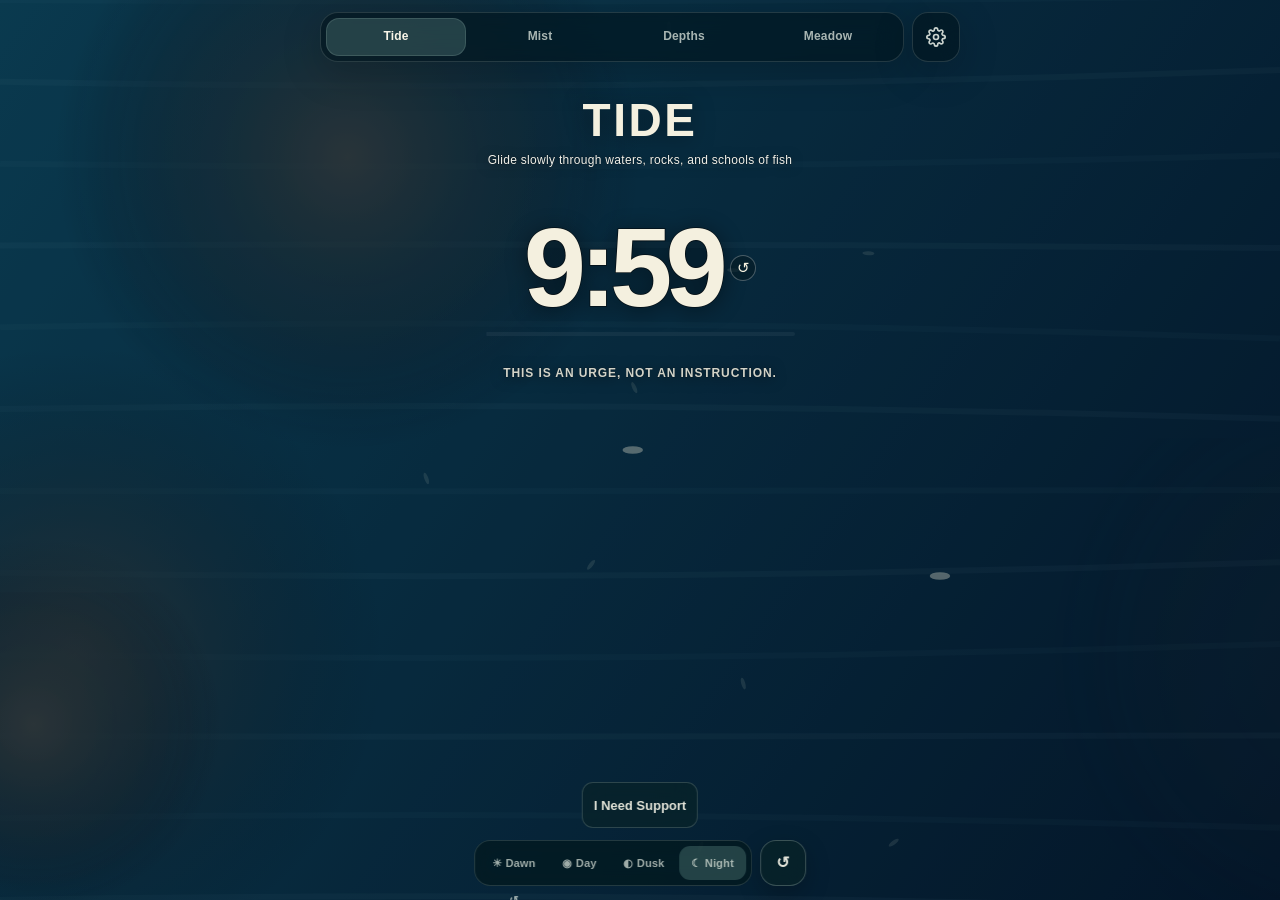
<file: low.html>
<!doctype html><html lang="pt-BR"><head><meta charset="utf-8"><meta name="viewport" content="width=device-width,initial-scale=1,viewport-fit=cover,user-scalable=no"><link rel="icon" href="assets/favicon-32.png" type="image/png" sizes="32x32"><link rel="apple-touch-icon" href="assets/apple-touch-icon.png" sizes="180x180"><link rel="manifest" href="site.webmanifest"><title>Serenia — Low</title><style>
:root{color-scheme:dark}*{box-sizing:border-box}html,body,#app{width:100%;height:100%;margin:0;overflow:hidden}body{background:#041820;color:#f4f0df;font-family:-apple-system,BlinkMacSystemFont,"Segoe UI",sans-serif}canvas{position:absolute;inset:0;width:100%;height:100%;touch-action:none}.top-header{position:fixed;z-index:5;top:max(12px,env(safe-area-inset-top));left:12px;right:12px;display:flex;align-items:center;gap:8px;max-width:640px;margin:0 auto;pointer-events:none}.top-header>*{pointer-events:auto}.top{flex:1 1 0;min-width:0;display:flex;gap:3px;padding:5px;border:1px solid #ffffff25;border-radius:18px;background:#041920b8;backdrop-filter:blur(12px)}.top button{flex:1;min-width:0;border:0;border-radius:12px;padding:8px 2px;color:#dbe5de;background:transparent;font-size:11px;font-weight:760;white-space:nowrap}.top button[aria-pressed=true]{background:#83b5aa42;color:#fffbed}.settings-btn{align-self:stretch;width:44px;min-width:44px;display:flex;align-items:center;justify-content:center;border:1px solid #ffffff25;border-radius:16px;background:#041920b8;backdrop-filter:blur(12px);color:#dbe5de;cursor:pointer;padding:0;transition:background 200ms,color 200ms,transform 120ms}.settings-btn:hover{background:#83b5aa42;color:#fff}.settings-btn:active{transform:scale(.95)}.settings-modal{position:fixed;inset:0;z-index:100;display:flex;align-items:center;justify-content:center;opacity:0;pointer-events:none;transition:opacity 220ms ease}.settings-modal.is-open{opacity:1;pointer-events:auto}.settings-backdrop{position:absolute;inset:0;background:rgba(1,10,16,.72);backdrop-filter:blur(16px);-webkit-backdrop-filter:blur(16px)}.settings-dialog{position:relative;z-index:1;width:min(92vw,420px);max-height:min(88vh,620px);overflow-y:auto;background:rgba(4,24,33,.94);border:1px solid rgba(226,244,235,.22);border-radius:24px;padding:22px 20px;box-shadow:0 20px 60px rgba(0,0,0,.55);display:flex;flex-direction:column;gap:16px;transform:translateY(12px) scale(.98);transition:transform 220ms cubic-bezier(.16,1,.3,1);-webkit-overflow-scrolling:touch}.settings-modal.is-open .settings-dialog{transform:translateY(0) scale(1)}.settings-header{display:flex;align-items:center;justify-content:space-between;padding-bottom:4px;border-bottom:1px solid rgba(226,244,235,.12)}.settings-title{margin:0;font-size:17px;font-weight:750;color:#fffbed;letter-spacing:.02em}.settings-close{width:32px;height:32px;display:flex;align-items:center;justify-content:center;border:1px solid rgba(226,244,235,.18);border-radius:50%;background:rgba(255,255,255,.06);color:rgba(240,246,237,.8);font-size:14px;cursor:pointer;transition:background 150ms,color 150ms}.settings-close:hover{background:rgba(255,255,255,.14);color:#fff}.settings-body{display:flex;flex-direction:column;gap:16px}.settings-section{display:flex;flex-direction:column;gap:7px}.settings-section-header{display:flex;align-items:center;justify-content:space-between}.settings-section-title{font-size:11px;font-weight:750;text-transform:uppercase;letter-spacing:.08em;color:rgba(224,240,232,.75)}.settings-badge{font-size:9px;font-weight:700;text-transform:uppercase;letter-spacing:.06em;padding:2px 7px;border-radius:999px;background:rgba(143,188,174,.18);color:#9cd4c5}.settings-desc{margin:0;font-size:11px;line-height:1.42;color:rgba(244,240,223,.68)}.settings-segment{display:flex;gap:4px;padding:3px;border-radius:14px;background:rgba(2,14,20,.6);border:1px solid rgba(226,244,235,.14)}.settings-pill{flex:1;min-width:0;min-height:36px;display:flex;align-items:center;justify-content:center;border:0;border-radius:11px;background:transparent;color:rgba(240,246,237,.7);font-size:16px;font-weight:700;letter-spacing:.03em;text-decoration:none;cursor:pointer;transition:background 160ms,color 160ms}.settings-pill:hover{color:#fff;background:rgba(255,255,255,.05)}.settings-pill.is-active,.settings-pill[aria-current="page"],.settings-pill[aria-pressed="true"],.settings-pill[aria-selected="true"]{background:rgba(128,181,171,.28);color:#fffbed;box-shadow:inset 0 0 0 1px rgba(213,237,226,.18)}.settings-toggles{display:flex;flex-direction:column;gap:8px}.settings-toggle-row{display:flex;align-items:center;justify-content:space-between;padding:9px 12px;border-radius:14px;background:rgba(2,14,20,.5);border:1px solid rgba(226,244,235,.12)}.settings-toggle-info{display:flex;flex-direction:column;gap:2px}.settings-toggle-name{font-size:12px;font-weight:700;color:#f4f0df}.settings-toggle-sub{font-size:10px;color:rgba(244,240,223,.55)}.settings-icon-btn{width:38px;height:38px;display:flex;align-items:center;justify-content:center;border-radius:12px;border:1px solid rgba(226,244,235,.18);background:rgba(128,181,171,.24);color:#fffbed;cursor:pointer;transition:background 160ms,color 160ms,transform 100ms}.settings-icon-btn.is-muted{background:rgba(255,255,255,.06);border-color:rgba(255,255,255,.12);color:rgba(240,246,237,.4)}.settings-icon-btn:active{transform:scale(.95)}.content{position:fixed;z-index:2;inset:max(96px,calc(env(safe-area-inset-top) + 72px)) 24px max(28px,env(safe-area-inset-bottom));display:flex;flex-direction:column;align-items:center;text-align:center;pointer-events:none}h1{margin:0;font-size:clamp(29px,8vw,46px);font-weight:750;letter-spacing:.045em;line-height:1.08;text-transform:uppercase;text-shadow:0 2px 20px #000;min-height:0}.hint{height:34px;margin:6px 0 0;color:#fffef8;font-size:12px;line-height:1.35;letter-spacing:.025em;-webkit-text-stroke:.6px #000b;display:flex;align-items:flex-start;justify-content:center;text-align:center}.space{flex:1}.timer-row{display:flex;align-items:center;justify-content:center;gap:9px;margin:0}.timer{margin:0;font-size:clamp(64px,19vw,112px);font-weight:600;letter-spacing:-.07em;line-height:.9;-webkit-text-stroke:1.5px #000a}.bar{width:clamp(210px,48vw,310px);height:4px;margin-top:14px}.bar i{--cleared-progress:0%;display:block;width:100%;height:100%;border-radius:99px;background:linear-gradient(to right,transparent 0,transparent var(--cleared-progress),#ffffff0d calc(var(--cleared-progress) + .5%),#ffffff0d 100%)}.prompt{height:34px;max-width:330px;margin:20px 0 0;font-size:12px;font-weight:750;letter-spacing:.11em;text-transform:uppercase;-webkit-text-stroke:.55px #000b;display:flex;align-items:center;justify-content:center;text-align:center}.note{position:fixed;z-index:4;bottom:max(14px,env(safe-area-inset-bottom));left:50%;transform:translateX(-50%);margin:0;padding:8px 12px;border:1px solid #ffffff22;border-radius:999px;background:#041920a8;color:#d3e0d8;font-size:10px;white-space:nowrap}
</style><link rel="stylesheet" href="assets/controls.css"></head><body><div id="app"><canvas id="canvas"></canvas><header class="top-header"><nav class="top"><button data-mode="drift" data-i18n="nav_drift">Maré</button><button data-mode="ink" data-i18n="nav_ink">Nuvem</button><button data-mode="depths" data-i18n="nav_depths">Profundeza</button><button data-mode="grass" data-i18n="nav_grass">Campo</button></nav><button class="settings-btn" id="settingsBtn" type="button" aria-label="Configurações" data-i18n-aria-label="settings_title" data-i18n-title="settings_title" title="Configurações"><svg viewBox="0 0 24 24" width="20" height="20" fill="none" stroke="currentColor" stroke-width="2" stroke-linecap="round" stroke-linejoin="round" aria-hidden="true"><circle cx="12" cy="12" r="3"></circle><path d="M19.4 15a1.65 1.65 0 0 0 .33 1.82l.06.06a2 2 0 0 1 0 2.83 2 2 0 0 1-2.83 0l-.06-.06a1.65 1.65 0 0 0-1.82-.33 1.65 1.65 0 0 0-1 1.51V21a2 2 0 0 1-2 2 2 2 0 0 1-2-2v-.09A1.65 1.65 0 0 0 9 19.4a1.65 1.65 0 0 0-1.82.33l-.06.06a2 2 0 0 1-2.83 0 2 2 0 0 1 0-2.83l.06-.06a1.65 1.65 0 0 0 .33-1.82 1.65 1.65 0 0 0-1.51-1H3a2 2 0 0 1-2-2 2 2 0 0 1 2-2h.09A1.65 1.65 0 0 0 4.6 9a1.65 1.65 0 0 0-.33-1.82l-.06-.06a2 2 0 0 1 0-2.83 2 2 0 0 1 2.83 0l.06.06a1.65 1.65 0 0 0 1.82.33H9a1.65 1.65 0 0 0 1-1.51V3a2 2 0 0 1 2-2 2 2 0 0 1 2 2v.09a1.65 1.65 0 0 0 1 1.51 1.65 1.65 0 0 0 1.82-.33l.06-.06a2 2 0 0 1 2.83 0 2 2 0 0 1 0 2.83l-.06.06a1.65 1.65 0 0 0-.33 1.82V9a1.65 1.65 0 0 0 1.51 1H21a2 2 0 0 1 2 2 2 2 0 0 1-2 2h-.09a1.65 1.65 0 0 0-1.51 1z"></path></svg></button></header><aside class="settings-modal" id="settingsModal" aria-hidden="true" hidden><div class="settings-backdrop" id="settingsBackdrop"></div><div class="settings-dialog" role="dialog" aria-modal="true" aria-labelledby="settingsTitle"><div class="settings-header"><h2 class="settings-title" id="settingsTitle" data-i18n="settings_title">Configurações</h2><button class="settings-close" id="settingsClose" type="button" aria-label="Fechar" data-i18n-aria-label="settings_close">✕</button></div><div class="settings-body"><div class="settings-section"><label class="settings-section-title" data-i18n="settings_quality_title">Qualidade Gráfica</label><p class="settings-desc" data-i18n="settings_quality_desc">Se o seu dispositivo não estiver exibindo corretamente ou consumir muita bateria, altere a qualidade gráfica.</p><div class="settings-segment quality-switch" id="settingsQualitySwitch"><a class="settings-pill" href="index.html" data-profile="high">High</a><a class="settings-pill" href="mid.html" data-profile="mid">Mid</a><a class="settings-pill is-active" href="low.html" data-profile="low" aria-current="page">Low</a></div></div><div class="settings-section"><label class="settings-section-title" data-i18n="settings_timer_title">Duração da Sessão</label><div class="settings-segment timer-switch" id="settingsTimerSwitch"><button type="button" class="settings-pill" data-minutes="5">5 min</button><button type="button" class="settings-pill is-active" data-minutes="10" aria-pressed="true">10 min</button><button type="button" class="settings-pill" data-minutes="15">15 min</button><button type="button" class="settings-pill" data-minutes="20">20 min</button></div></div><div class="settings-section"><label class="settings-section-title" data-i18n="settings_lang_title">Idioma</label><div class="settings-segment lang-switch" id="settingsLangSwitch"><button type="button" class="settings-pill is-active" data-lang="pt" aria-pressed="true">Português</button><button type="button" class="settings-pill" data-lang="en">English</button></div></div><div class="settings-section"><div class="settings-section-header"><label class="settings-section-title" data-i18n="settings_audio_title">Sons e Áudio</label></div><div class="settings-toggles"><div class="settings-toggle-row"><div class="settings-toggle-info"><span class="settings-toggle-name" data-i18n="settings_audio_bg">Áudio Ambiente</span><span class="settings-toggle-sub" data-i18n="settings_audio_bg_desc">Som ambiente e atmosfera</span></div><button type="button" class="settings-icon-btn is-active" id="audioToggleBtn" aria-label="Alternar áudio ambiente" data-i18n-aria-label="settings_audio_bg_toggle" aria-pressed="true"><svg class="icon-on" viewBox="0 0 24 24" width="18" height="18" fill="none" stroke="currentColor" stroke-width="2" stroke-linecap="round" stroke-linejoin="round" aria-hidden="true"><polygon points="11 5 6 9 2 9 2 15 6 15 11 19 11 5"></polygon><path d="M19.07 4.93a10 10 0 0 1 0 14.14M15.54 8.46a5 5 0 0 1 0 7.07"></path></svg><svg class="icon-off" viewBox="0 0 24 24" width="18" height="18" fill="none" stroke="currentColor" stroke-width="2" stroke-linecap="round" stroke-linejoin="round" aria-hidden="true" style="display:none"><polygon points="11 5 6 9 2 9 2 15 6 15 11 19 11 5"></polygon><line x1="23" y1="9" x2="17" y2="15"></line><line x1="17" y1="9" x2="23" y2="15"></line></svg></button></div><div class="settings-toggle-row"><div class="settings-toggle-info"><span class="settings-toggle-name" data-i18n="settings_audio_sfx">Efeitos ao Tocar</span><span class="settings-toggle-sub" data-i18n="settings_audio_sfx_desc">Feedback sonoro ao tocar e deslizar</span></div><button type="button" class="settings-icon-btn is-active" id="sfxToggleBtn" aria-label="Alternar efeitos sonoros" data-i18n-aria-label="settings_audio_sfx_toggle" aria-pressed="true"><svg class="icon-on" viewBox="0 0 24 24" width="18" height="18" fill="none" stroke="currentColor" stroke-width="2" stroke-linecap="round" stroke-linejoin="round" aria-hidden="true"><path d="M12 2v4m0 12v4M4.93 4.93l2.83 2.83m8.48 8.48l2.83 2.83M2 12h4m12 0h4M4.93 19.07l2.83-2.83m8.48-8.48l2.83-2.83"></path></svg><svg class="icon-off" viewBox="0 0 24 24" width="18" height="18" fill="none" stroke="currentColor" stroke-width="2" stroke-linecap="round" stroke-linejoin="round" aria-hidden="true" style="display:none"><circle cx="12" cy="12" r="9"></circle><line x1="4.93" y1="4.93" x2="19.07" y2="19.07"></line></svg></button></div></div></div></div></div></aside><section class="content"><h1 id="title">MARÉ</h1><p class="hint" id="hint">Deslize devagar por águas, pedras e cardumes</p><div class="space"></div><div class="timer-row"><p class="timer" id="timer">10:00</p><button class="fallback-reset" type="button" title="Reiniciar 10 minutos">↺</button></div><div class="bar"><i id="bar"></i></div><button class="portable-restart" id="portableRestart" type="button" hidden></button><p class="prompt">RECONHEÇA: “ISSO É UMA VONTADE.”</p><div class="space"></div></section></div><script>
(()=>{'use strict';const $=s=>document.querySelector(s),c=$('#canvas'),x=c.getContext('2d',{alpha:false}),title=$('#title'),hint=$('#hint'),timer=$('#timer'),bar=$('#bar'),L={drift:['MARÉ','Deslize devagar por águas, pedras e cardumes'],ink:['NUVEM','Toque e arraste para soltar fumaça']};const SESSION_KEY='serenia-session-minutes',SESSION_OPTIONS=[5,10,15,20];let mode='drift',last=0,elapsed=0,marks=[],drops=[],sessionSeconds=600;try{const stored=Number(localStorage.getItem(SESSION_KEY));if(SESSION_OPTIONS.includes(stored))sessionSeconds=stored*60}catch{}const restart=$('#portableRestart');function restartLabel(){const minutes=Math.max(1,Math.round(sessionSeconds/60)),lang=window.__currentLang==='en'?'en':'pt';return lang==='en'?`Start Another ${minutes} Minutes`:`Começar Mais ${minutes} Minutos`}function renderTimer(){const left=Math.max(0,sessionSeconds-elapsed);timer.textContent=`${Math.floor(left/60)}:${String(left%60).padStart(2,'0')}`;bar.style.setProperty('--cleared-progress',`${((sessionSeconds-left)/sessionSeconds)*100}%`);if(restart){restart.textContent=restartLabel();restart.hidden=left>0}}function fit(){if(c.width!==innerWidth||c.height!==innerHeight){c.width=innerWidth;c.height=innerHeight}}function water(w,h,t,drift){let g=x.createLinearGradient(0,0,w,h);g.addColorStop(0,'#0e4e5b');g.addColorStop(1,'#041923');x.fillStyle=g;x.fillRect(0,0,w,h);for(let i=0;i<12;i++){let y=i*h/11,o=Math.sin(t*.0003+i)*12;x.strokeStyle=`rgba(150,219,205,${.035+(i%2)*.016})`;x.lineWidth=6;x.beginPath();x.moveTo(0,y);x.quadraticCurveTo(w*.5,y+o,w,y-o);x.stroke()}const sceneRocks=window.__portableOceanRocks||[[.18,.29,.2],[.74,.23,.17],[.5,.63,.23],[.1,.84,.16],[.85,.78,.19]];sceneRocks.forEach(a=>{let driftX=drift?t*.000014:0,px=(a[0]*w-driftX+w)%w,py=a[1]*h,q=x.createRadialGradient(px,py,0,px,py,a[2]*w);q.addColorStop(0,'rgba(65,73,59,.9)');q.addColorStop(1,'rgba(7,30,34,0)');x.fillStyle=q;x.fillRect(px-a[2]*w,py-a[2]*w,a[2]*w*2,a[2]*w*2)})}function draw(t){requestAnimationFrame(draw);if(document.hidden||t-last<66)return;last=t;fit();let w=c.width,h=c.height;if(mode==='drift'){water(w,h,t,true);const sceneRocks=window.__portableOceanRocks||[];for(let i=0;i<5;i++){let fx=(i*.24+t*.000012)%1,fy=.22+i*.14;if(sceneRocks.some(a=>{let dx=fx-a[0],dy=(fy-a[1])/.72;return dx*dx+dy*dy<(a[2]*1.28)**2}))continue;x.fillStyle='rgba(222,230,203,.55)';x.beginPath();x.ellipse(fx*w,fy*h,w*.008,w*.003,0,0,7);x.fill()}}else if(mode==='ink'){x.fillStyle='#082934';x.fillRect(0,0,w,h)}}requestAnimationFrame(draw);document.querySelectorAll('[data-mode]').forEach(b=>b.onclick=()=>{mode=b.dataset.mode;document.querySelectorAll('[data-mode]').forEach(q=>q.setAttribute('aria-pressed',q===b));[title.textContent,hint.textContent]=L[mode];marks=[];drops=[]});addEventListener('guided-reset',event=>{const seconds=Number(event.detail?.seconds);if(Number.isFinite(seconds)&&seconds>0)sessionSeconds=seconds;else try{const stored=Number(localStorage.getItem(SESSION_KEY));if(SESSION_OPTIONS.includes(stored))sessionSeconds=stored*60}catch{}elapsed=0;renderTimer()});if(restart)restart.addEventListener('click',()=>window.dispatchEvent(new Event('guided-reset')));addEventListener('serenia-languagechange',renderTimer);renderTimer();setInterval(()=>{elapsed=Math.min(sessionSeconds,elapsed+1);renderTimer()},1000)})();
</script><style>[data-mode="depths"],[data-mode="grass"]{display:block!important}.quality-fix{position:fixed;inset:0;z-index:1;width:100%;height:100%;pointer-events:none}</style><script>
/* Low version of the same interaction rules: High Depths/Grass links, coloured Fumaça, water-only wavy rings, and moving water fish. */
addEventListener('load',()=>{const c=document.querySelector('.fallback-controls');setInterval(()=>{if(document.querySelector('[data-mode][aria-pressed="true"]')?.dataset.mode==='ink')c.hidden=false},60)});
addEventListener('load',()=>setTimeout(()=>{const frame=document.querySelector('.high-scene'),app=document.querySelector('#app'),base=document.querySelector('#canvas'),ctl=document.querySelector('.fallback-controls');if(frame)app.prepend(frame);const mar=ctl.innerHTML,smoke={pt:['🎨 Lagoa','🎨 Âmbar','🎨 Violeta','🎨 Espuma do Mar','🎨 Índigo','🎨 Amanhecer','🎨 Sálvia','🎨 Coral','🎨 Luar','🎨 Névoa'],en:['🎨 Lagoon','🎨 Amber','🎨 Violet','🎨 Seafoam','🎨 Indigo','🎨 Dawn','🎨 Sage','🎨 Coral','🎨 Moonlit','🎨 Mist']},smokeHue=[0,25,55,85,115,145,180,215,255,295];let n=0;const smokeLabel=()=>smoke[window.__currentLang==='en'?'en':'pt'][n];addEventListener('serenia-languagechange',()=>{const b=ctl.querySelector('[data-smoke]');if(b)b.textContent=smokeLabel()});setInterval(()=>{const m=document.querySelector('[data-mode][aria-pressed="true"]')?.dataset.mode;if(m==='ink'){ctl.hidden=false;if(!ctl.querySelector('[data-smoke]'))ctl.innerHTML=`<button data-smoke>${smokeLabel()}</button>`;base.style.filter='none'}else if(m==='drift'){if(!ctl.querySelector('[data-shift]'))ctl.innerHTML=mar;document.querySelectorAll('.quality-fix').forEach(x=>x.style.opacity='.18')}else{document.querySelectorAll('.quality-fix').forEach(x=>x.style.opacity='1')}},180);ctl.addEventListener('click',e=>{if(!e.target.closest('[data-smoke]'))return;n=(n+1)%smoke.pt.length;ctl.querySelector('[data-smoke]').textContent=smokeLabel();document.querySelectorAll('.quality-fix').forEach(x=>x.style.filter=`hue-rotate(${smokeHue[n]}deg)`);base.style.filter=`hue-rotate(${smokeHue[n]}deg)`})},0));
addEventListener('load',()=>{const style=document.createElement('style');style.textContent=`body{font-family:"Avenir Next","Helvetica Neue",Arial,sans-serif}h1{font-family:"Avenir Next","Helvetica Neue",Arial,sans-serif;font-weight:750;text-shadow:0 2px 24px rgba(0,0,0,.45)}.timer{font-family:"Avenir Next","Helvetica Neue",Arial,sans-serif;font-variant-numeric:tabular-nums;-webkit-text-stroke:1.5px rgba(0,0,0,.62);paint-order:stroke fill;text-shadow:0 3px 24px rgba(0,0,0,.44)}.prompt{color:rgba(244,241,226,.86);-webkit-text-stroke:.55px rgba(0,0,0,.7);paint-order:stroke fill;text-shadow:0 2px 14px rgba(0,0,0,.6)}.hint{color:rgba(255,255,248,.94);-webkit-text-stroke:.6px rgba(0,0,0,.78);paint-order:stroke fill;text-shadow:0 2px 12px rgba(0,0,0,.55)}.high-scene{position:fixed;inset:0;z-index:0;width:100%;height:100%;border:0;background:#041820}.high-scene.palette-open{z-index:20!important}`;document.head.append(style);const base=document.querySelector('#canvas'),frame=document.createElement('iframe'),title=document.querySelector('#title'),hint=document.querySelector('#hint');frame.className='high-scene';frame.hidden=true;document.body.prepend(frame);window.addEventListener('message',e=>{if(e.source!==frame.contentWindow||e.data?.type!=='pausa-palette')return;frame.classList.toggle('palette-open',!!e.data.open)});function high(kind){document.querySelectorAll('[data-mode]').forEach(b=>b.setAttribute('aria-pressed',b.dataset.mode===kind));base.style.visibility='hidden';frame.hidden=false;const sfxMuted=localStorage.getItem('serenia-sfx-muted')==='true';frame.src=`index.html?mode=${kind==='depths'?'water':'grass'}&embed=1&fps=15&lang=${window.__currentLang||'pt'}&sfxMuted=${sfxMuted}`;const tFn=(typeof t==='function')?t:(k=>k);title.textContent=tFn(`title_${kind}`);hint.textContent=tFn(`hint_${kind}`);document.querySelector('.fallback-controls').hidden=true;document.querySelector('.tone-wash').style.display='none';document.querySelectorAll('.quality-fix').forEach(x=>x.style.display='none');const w2=document.querySelector('body > div[style*="background:#062d36"]');if(w2)w2.style.display='none';if(window.ambientSoundtrack)window.ambientSoundtrack.playMode(kind);if(typeof updateQualityLinks==='function')updateQualityLinks();}window.addEventListener('click',e=>{const b=e.target.closest('[data-mode="depths"],[data-mode="grass"]');if(!b)return;e.preventDefault();e.stopImmediatePropagation();high(b.dataset.mode)},true);for(const b of document.querySelectorAll('[data-mode="drift"],[data-mode="ink"]'))b.addEventListener('click',()=>{base.style.visibility='visible';frame.hidden=true;frame.classList.remove('palette-open');frame.src='about:blank';document.querySelectorAll('.quality-fix').forEach(x=>x.style.display='');document.querySelectorAll('.tone-wash').forEach(x=>x.style.display='');const w2=document.querySelector('body > div[style*="background:#062d36"]');if(w2)w2.style.display='';document.querySelectorAll('[data-mode]').forEach(v=>v.setAttribute('aria-pressed',v===b));if(window.ambientSoundtrack)window.ambientSoundtrack.playMode(b.dataset.mode);if(typeof updateQualityLinks==='function')updateQualityLinks();});});
(()=>{if(!window.soundSynth){class CalmAudio{constructor(){this.ctx=null;this.master=null;this.filter=null;this.noiseBuffer=null;this.lastDragTime=0;this.grassNotes=[330,392,440,493.88,587.33,659.25];this.grassIdx=0;this.activeVoices=0;this.maxVoices=4;this.muted=false;const sfxParam=new URLSearchParams(location.search).get('sfxMuted');if(sfxParam!==null){this.muted=sfxParam==='true';}else{try{this.muted=localStorage.getItem('serenia-sfx-muted')==='true';}catch{}}}init(){if(this.ctx){if(this.ctx.state==='suspended')this.ctx.resume();return}const AudioCtx=window.AudioContext||window.webkitAudioContext;if(!AudioCtx)return;this.ctx=new AudioCtx();this.master=this.ctx.createGain();this.master.gain.value=0.0168;this.filter=this.ctx.createBiquadFilter();this.filter.type='lowpass';this.filter.frequency.value=2200;this.filter.Q.value=0.7;this.master.connect(this.filter);this.filter.connect(this.ctx.destination);const sampleRate=this.ctx.sampleRate,bufferSize=Math.floor(sampleRate*0.45);this.noiseBuffer=this.ctx.createBuffer(1,bufferSize,sampleRate);const data=this.noiseBuffer.getChannelData(0);let b0=0,b1=0,b2=0;for(let i=0;i<bufferSize;i++){const white=Math.random()*2-1;b0=0.99765*b0+white*0.099046;b1=0.963*b1+white*0.2965164;b2=0.57*b2+white*1.0526913;data[i]=(b0+b1+b2)*0.36}}playDrift(isDrag=false,isBig=false){if(!this.ctx||this.muted||this.activeVoices>=this.maxVoices)return;const now=this.ctx.currentTime,osc=this.ctx.createOscillator(),gain=this.ctx.createGain();const baseFreq=isBig?(145+Math.random()*25):(isDrag?(310+Math.random()*50):(410+Math.random()*60));const dur=isBig?0.26:(isDrag?0.08:0.11),vol=isBig?0.65:(isDrag?0.3:0.5);osc.type='sine';osc.frequency.setValueAtTime(baseFreq,now);osc.frequency.exponentialRampToValueAtTime(baseFreq*(isBig?0.55:0.68),now+dur);gain.gain.setValueAtTime(0.0001,now);gain.gain.linearRampToValueAtTime(vol,now+(isBig?0.03:0.007));gain.gain.exponentialRampToValueAtTime(0.0001,now+dur);osc.connect(gain);gain.connect(this.master);this.activeVoices++;osc.start(now);osc.stop(now+dur+0.01);osc.onended=()=>{this.activeVoices=Math.max(0,this.activeVoices-1)}}playInk(isDrag=false){if(!this.ctx||this.muted||!this.noiseBuffer||this.activeVoices>=this.maxVoices)return;const now=this.ctx.currentTime,source=this.ctx.createBufferSource();source.buffer=this.noiseBuffer;const filter=this.ctx.createBiquadFilter();filter.type='lowpass';const baseFreq=isDrag?(420+Math.random()*60):(520+Math.random()*80);filter.frequency.setValueAtTime(baseFreq,now);filter.frequency.exponentialRampToValueAtTime(baseFreq*0.55,now+(isDrag?0.14:0.22));filter.Q.value=0.9;const gain=this.ctx.createGain(),dur=isDrag?0.14:0.22,vol=isDrag?0.48:0.72;gain.gain.setValueAtTime(0.0001,now);gain.gain.linearRampToValueAtTime(vol,now+0.018);gain.gain.exponentialRampToValueAtTime(0.0001,now+dur);source.connect(filter);filter.connect(gain);gain.connect(this.master);this.activeVoices++;source.start(now);source.stop(now+dur+0.01);source.onended=()=>{this.activeVoices=Math.max(0,this.activeVoices-1)}}playDepths(isDrag=false){if(!this.ctx||this.muted||this.activeVoices>=this.maxVoices)return;const now=this.ctx.currentTime,osc=this.ctx.createOscillator(),gain=this.ctx.createGain(),filter=this.ctx.createBiquadFilter();filter.type='lowpass';filter.frequency.setValueAtTime(isDrag?340:420,now);filter.Q.value=2.2;const baseFreq=isDrag?(185+Math.random()*25):(250+Math.random()*35);const dur=isDrag?0.1:0.15,vol=isDrag?0.35:0.55;osc.type='triangle';osc.frequency.setValueAtTime(baseFreq,now);osc.frequency.exponentialRampToValueAtTime(baseFreq*0.7,now+dur);gain.gain.setValueAtTime(0.0001,now);gain.gain.linearRampToValueAtTime(vol,now+0.01);gain.gain.exponentialRampToValueAtTime(0.0001,now+dur);osc.connect(filter);filter.connect(gain);gain.connect(this.master);this.activeVoices++;osc.start(now);osc.stop(now+dur+0.01);osc.onended=()=>{this.activeVoices=Math.max(0,this.activeVoices-1)}}playGrass(isDrag=false){if(!this.ctx||this.muted||this.activeVoices>=this.maxVoices)return;const now=this.ctx.currentTime,osc=this.ctx.createOscillator(),gain=this.ctx.createGain();const note=this.grassNotes[this.grassIdx%this.grassNotes.length];this.grassIdx=(this.grassIdx+1+(Math.random()<0.4?1:0))%this.grassNotes.length;const dur=isDrag?0.09:0.14,vol=isDrag?0.3:0.5;osc.type='sine';osc.frequency.setValueAtTime(note,now);osc.frequency.exponentialRampToValueAtTime(note*0.97,now+dur);gain.gain.setValueAtTime(0.0001,now);gain.gain.linearRampToValueAtTime(vol,now+0.005);gain.gain.exponentialRampToValueAtTime(0.0001,now+dur);osc.connect(gain);gain.connect(this.master);this.activeVoices++;osc.start(now);osc.stop(now+dur+0.01);osc.onended=()=>{this.activeVoices=Math.max(0,this.activeVoices-1)}}tap(mode){this.init();if(mode==='drift'||mode==='sea'||mode==='waves')this.playDrift(false);else if(mode==='fluid'||mode==='ink')this.playInk(false);else if(mode==='water'||mode==='depths')this.playDepths(false);else if(mode==='grass')this.playGrass(false)}drag(mode){const now=performance.now();if(now-this.lastDragTime<115)return;this.lastDragTime=now;this.init();if(mode==='drift'||mode==='sea'||mode==='waves')this.playDrift(true);else if(mode==='fluid'||mode==='ink')this.playInk(true);else if(mode==='water'||mode==='depths')this.playDepths(true);else if(mode==='grass')this.playGrass(true)}bigWave(){this.init();this.playDrift(false,true)}}window.soundSynth=new CalmAudio()}const CANONICAL_MODES={drift:'drift',sea:'drift',waves:'drift',ink:'ink',fluid:'ink',smoke:'ink',depths:'depths',water:'depths',grass:'grass'};class AmbientSoundtrack{constructor(options={}){this.targetVolume=options.volume??0.08;this.fadeDuration=options.fadeDuration??1900;this.playlists=options.playlists||{};this.currentMode=null;this.currentCanonicalMode=null;this.currentTrackIndex=0;this.activeDeck=0;this.isMuted=false;try{this.isMuted=localStorage.getItem('serenia-ambient-muted')==='true';}catch{}this.initialized=false;this.fadeAnim=null;this.decks=[new Audio(),new Audio()];this.decks.forEach((deck,idx)=>{deck.preload='auto';deck.volume=0;deck.addEventListener('ended',()=>this.onTrackEnded(idx));deck.addEventListener('error',()=>{});});}initGesture(){if(this.initialized)return;this.initialized=true;if(!this.isMuted&&this.currentCanonicalMode){const active=this.decks[this.activeDeck];if(active&&active.src){if(active.paused){active.volume=this.targetVolume;const p=active.play();if(p)p.catch(()=>{});}}else{this.playMode(this.currentCanonicalMode,true);}}}playMode(mode,forceRestart=false){const normMode=(mode||'').toLowerCase();const canonical=CANONICAL_MODES[normMode]||normMode;const list=this.playlists[canonical]||this.playlists[normMode];if(!list||list.length===0)return;if(!forceRestart&&this.currentCanonicalMode===canonical)return;const previousCanonical=this.currentCanonicalMode;this.currentMode=normMode;this.currentCanonicalMode=canonical;this.currentTrackIndex=Math.floor(Math.random()*list.length);const nextSrc=list[this.currentTrackIndex];const outgoingIdx=this.activeDeck;const incomingIdx=1-outgoingIdx;const outgoing=this.decks[outgoingIdx];const incoming=this.decks[incomingIdx];this.activeDeck=incomingIdx;incoming.src=encodeURI(nextSrc);incoming.currentTime=0;incoming.volume=0;if(!this.isMuted){const p=incoming.play();if(p)p.catch(()=>{});}this.crossfade(outgoing,incoming,previousCanonical?this.fadeDuration:900);}onTrackEnded(deckIdx){if(deckIdx!==this.activeDeck)return;const canonical=this.currentCanonicalMode||'drift';const list=this.playlists[canonical];if(!list||list.length===0)return;this.currentTrackIndex=(this.currentTrackIndex+1)%list.length;const nextSrc=list[this.currentTrackIndex];const outgoingIdx=this.activeDeck;const incomingIdx=1-outgoingIdx;const outgoing=this.decks[outgoingIdx];const incoming=this.decks[incomingIdx];this.activeDeck=incomingIdx;incoming.src=encodeURI(nextSrc);incoming.currentTime=0;incoming.volume=0;if(!this.isMuted){const p=incoming.play();if(p)p.catch(()=>{});}this.crossfade(outgoing,incoming,1400);}crossfade(outgoing,incoming,duration){if(this.fadeAnim){cancelAnimationFrame(this.fadeAnim);this.fadeAnim=null;}const start=performance.now();const fromVol=outgoing?(isNaN(outgoing.volume)?0:outgoing.volume):0;const target=this.isMuted?0:this.targetVolume;const step=(now)=>{const elapsed=now-start;const progress=Math.min(1,elapsed/Math.max(100,duration));if(outgoing)outgoing.volume=Math.max(0,Math.min(1,fromVol*(1-progress)));if(incoming)incoming.volume=Math.max(0,Math.min(this.targetVolume,target*progress));if(progress<1){this.fadeAnim=requestAnimationFrame(step);}else{if(outgoing){try{outgoing.pause();}catch{}outgoing.volume=0;}if(incoming)incoming.volume=target;this.fadeAnim=null;}};this.fadeAnim=requestAnimationFrame(step);}setMuted(muted){this.isMuted=!!muted;try{localStorage.setItem('serenia-ambient-muted',this.isMuted?'true':'false');}catch{}const active=this.decks[this.activeDeck];const inactive=this.decks[1-this.activeDeck];if(this.fadeAnim){cancelAnimationFrame(this.fadeAnim);this.fadeAnim=null;}if(inactive){try{inactive.pause();}catch{}inactive.volume=0;}if(!active)return;const start=performance.now();const fromVol=isNaN(active.volume)?0:active.volume;const toVol=this.isMuted?0:this.targetVolume;const duration=this.isMuted?500:800;if(!this.isMuted&&active.paused&&active.src){const p=active.play();if(p)p.catch(()=>{});}const step=(now)=>{const elapsed=now-start;const progress=Math.min(1,elapsed/duration);active.volume=Math.max(0,Math.min(1,fromVol+(toVol-fromVol)*progress));if(progress<1){this.fadeAnim=requestAnimationFrame(step);}else{active.volume=toVol;if(this.isMuted){try{active.pause();}catch{}}this.fadeAnim=null;}};this.fadeAnim=requestAnimationFrame(step);}toggleMute(){this.setMuted(!this.isMuted);return this.isMuted;}}if(!window.ambientSoundtrack){const AMBIENT_PLAYLISTS={drift:['assets/Drift - Aerial Waterscape (Optimized MP3).mp3','assets/Drift - Overhead Ocean & Islands (Optimized MP3).mp3'],ink:['assets/Ink - Fluid Swirls & Water (Optimized MP3).mp3','assets/Ink - Slow Water Motion (Optimized MP3).mp3','assets/Smoke - Ethereal Mist & Wind (Optimized MP3).mp3','assets/Smoke - Gentle Misty Atmosphere (Optimized MP3).mp3'],depths:['assets/Depths - Murky Underwater Drone (Optimized MP3).mp3','assets/Depths - Quiet Sub-aquatic Currents (Optimized MP3).mp3'],grass:['assets/Grass - Gentle Meadow Breeze (Optimized MP3).mp3','assets/Grass - Swaying Meadow Wind (Optimized MP3).mp3']};window.ambientSoundtrack=new AmbientSoundtrack({volume:0.08,fadeDuration:1900,playlists:AMBIENT_PLAYLISTS});}const base=document.querySelector('#canvas'),fx=document.createElement('canvas'),g=fx.getContext('2d'),rings=[],smoke=[],fish=Array.from({length:9},()=>({x:Math.random(),y:Math.random(),a:Math.random()*7})),R=window.__portableOceanRocks||[[.17,.28,.21],[.72,.2,.18],[.47,.57,.27],[.1,.83,.2],[.84,.8,.24]],INK_PALETTES=[[{h:164,s:74,l:64},{h:170,s:62,l:56},{h:26,s:74,l:62},{h:165,s:55,l:68}],[{h:228,s:64,l:66},{h:265,s:58,l:64},{h:18,s:66,l:64},{h:198,s:54,l:66}],[{h:160,s:56,l:58},{h:154,s:62,l:62},{h:36,s:72,l:58},{h:195,s:56,l:62}],[{h:295,s:52,l:58},{h:338,s:56,l:64},{h:215,s:48,l:66},{h:36,s:66,l:62}],[{h:196,s:66,l:58},{h:178,s:66,l:60},{h:96,s:46,l:62},{h:28,s:72,l:60}],[{h:158,s:56,l:56},{h:135,s:46,l:62},{h:22,s:62,l:60},{h:46,s:66,l:65}],[{h:215,s:52,l:66},{h:198,s:56,l:68},{h:320,s:46,l:64},{h:32,s:66,l:62}],[{h:168,s:62,l:56},{h:162,s:56,l:66},{h:18,s:66,l:62},{h:34,s:76,l:64}],[{h:196,s:64,l:58},{h:176,s:62,l:62},{h:22,s:66,l:60},{h:42,s:66,l:65}]];let palIdx=Math.floor(Math.random()*INK_PALETTES.length),colIdx=0,distAcc=0,curColor={...INK_PALETTES[palIdx][0]},targetColor={...curColor};function pickNewColor(){palIdx=Math.floor(Math.random()*INK_PALETTES.length);colIdx=Math.floor(Math.random()*INK_PALETTES[palIdx].length);targetColor=INK_PALETTES[palIdx][colIdx];curColor={h:targetColor.h+(Math.random()-.5)*8,s:targetColor.s,l:targetColor.l};}function stepColor(dist){distAcc+=dist;if(distAcc>0.09){distAcc=0;colIdx=(colIdx+1)%INK_PALETTES[palIdx].length;targetColor=INK_PALETTES[palIdx][colIdx];}let diff=((targetColor.h-curColor.h+540)%360)-180;curColor.h=(curColor.h+diff*0.14+360)%360;curColor.s+=(targetColor.s-curColor.s)*0.14;curColor.l+=(targetColor.l-curColor.l)*0.14;}addEventListener('portable-ocean-layout',e=>{R.splice(0,R.length,...e.detail);fish.forEach(f=>{if(R.some(([rx,ry,rr])=>{let dx=f.x-rx,dy=(f.y-ry)/.72;return dx*dx+dy*dy<(rr*1.32)**2})){f.x=Math.random();f.y=Math.random()}})});fx.className='quality-fix';document.body.append(fx);let last=0,hold=false,lastPos=null;const mode=()=>document.querySelector('[data-mode][aria-pressed="true"]')?.dataset.mode,land=(x,y)=>R.some(([a,b,r])=>{let dx=x-a,dy=(y-b)/.72;return dx*dx+dy*dy<(r*.8)**2}),pos=e=>{let r=base.getBoundingClientRect();return{x:(e.clientX-r.left)/r.width,y:(e.clientY-r.top)/r.height,a:0}};function addSmoke(x,y){const a=Math.random()*6.283,s=0.00018+Math.random()*0.00042,j=0.003+Math.random()*0.005;smoke.push({x:x+Math.cos(a)*j,y:y+Math.sin(a)*j,vx:Math.cos(a)*s,vy:Math.sin(a)*s-0.00003,h:(curColor.h+(Math.random()-.5)*10+360)%360,s:curColor.s,l:curColor.l,z:Math.random()*6.28,w:(Math.random()-.5)*2.8,r0:12+Math.random()*8,rMax:125+Math.random()*55,a:Math.random()*0.06,life:1.85+Math.random()*1.15,decay:0.0042+Math.random()*0.0022});}function pushAndMix(px,py,dx,dy,speed){if(speed<0.001)return;const rad=0.075,radSq=rad*rad,nx=dx/speed,ny=dy/speed,pxLateral=-ny,pyLateral=nx;for(let i=0;i<smoke.length;i++){const q=smoke[i],ex=q.x-px,ey=q.y-py,distSq=ex*ex+ey*ey;if(distSq<radSq){const dist=Math.sqrt(distSq),inf=1-dist/rad,nudge=inf*Math.min(0.003,speed*0.05),side=ex*pxLateral+ey*pyLateral>=0?1:-1;q.vx+=(nx*0.2+pxLateral*side*0.8)*nudge;q.vy+=(ny*0.2+pyLateral*side*0.8)*nudge;const blend=inf*0.38;let diff=((curColor.h-q.h+540)%360)-180;q.h=(q.h+diff*blend+360)%360;q.s+=(curColor.s-q.s)*blend;q.l+=(curColor.l-q.l)*blend;}}}function touch(e){let m=mode();if(e.target!==base||!['sea','waves','drift','ink'].includes(m))return;e.stopImmediatePropagation();let p=pos(e);if(m==='ink'){if(!lastPos){window.soundSynth?.tap('ink');pickNewColor();lastPos={x:p.x,y:p.y};for(let i=0;i<3;i++)addSmoke(p.x,p.y);return;}const dx=p.x-lastPos.x,dy=p.y-lastPos.y,dist=Math.hypot(dx,dy);if(dist>0.01)window.soundSynth?.drag('ink');stepColor(dist);pushAndMix(p.x,p.y,dx,dy,dist);const steps=Math.max(1,Math.min(8,Math.ceil(dist/0.015)));for(let s=1;s<=steps;s++){const f=s/steps,sx=lastPos.x+dx*f,sy=lastPos.y+dy*f;for(let i=0;i<2;i++)addSmoke(sx,sy);}lastPos={x:p.x,y:p.y};return;}if(!land(p.x,p.y)&&e.type!=='pointerup'){rings.push(p);if(e.type==='pointerdown')window.soundSynth?.tap('drift');else if(hold)window.soundSynth?.drag('drift');}}window.addEventListener('pointerdown',e=>{hold=true;lastPos=null;touch(e);},true);window.addEventListener('pointermove',e=>{if(hold)touch(e);},true);window.addEventListener('pointerup',()=>{hold=false;lastPos=null;},true);window.addEventListener('pointercancel',()=>{hold=false;lastPos=null;},true);document.querySelector('[data-mode="ink"]').textContent='Fumaça';document.querySelector('[data-mode="ink"]').addEventListener('click',()=>{title.textContent='NUVEM';hint.textContent='Toque e arraste para soltar fumaça colorida'});function resize(){let d=Math.min(devicePixelRatio||1,1.2);fx.width=innerWidth*d;fx.height=innerHeight*d;g.setTransform(d,0,0,d,0,0);}function ring(p,t){p.a+=.008;let rr=p.a*innerWidth*.28,n=76;g.strokeStyle=`rgba(243,246,228,${Math.max(0,.46-p.a*.32)})`;g.lineWidth=1.5;for(let i=0;i<n;i++){let a=i/n*Math.PI*2,b=(i+1)/n*Math.PI*2,ra=rr*(1+.028*Math.sin(a*6+t*.004)),rb=rr*(1+.028*Math.sin(b*6+t*.004)),x1=p.x+Math.cos(a)*ra/innerWidth,y1=p.y+Math.sin(a)*ra/innerHeight,x2=p.x+Math.cos(b)*rb/innerWidth,y2=p.y+Math.sin(b)*rb/innerHeight;if(!land(x1,y1)&&!land(x2,y2)){g.beginPath();g.moveTo(x1*innerWidth,y1*innerHeight);g.lineTo(x2*innerWidth,y2*innerHeight);g.stroke();}}}function draw(t){requestAnimationFrame(draw);if(document.hidden||t-last<66)return;last=t;resize();g.clearRect(0,0,innerWidth,innerHeight);let m=mode();if(m==='ink'){g.globalCompositeOperation='screen';for(const p of smoke){p.a+=p.decay;const ease=Math.min(1,p.a/p.life);const fade=Math.pow(1-ease,2.2);if(fade<=0.001)continue;p.vx*=0.975;p.vy=p.vy*0.975-0.000022;const curl=Math.cos(p.z+p.a*p.w)*0.0003;p.x+=(p.vx+curl)*(innerWidth/500);p.y+=(p.vy+Math.sin(p.z+p.a*p.w)*0.00012)*(innerHeight/500);const r=p.r0+Math.sqrt(ease)*p.rMax;const px=p.x*innerWidth,py=p.y*innerHeight;const q=g.createRadialGradient(px,py,0,px,py,r);q.addColorStop(0,`hsla(${p.h},${p.s}%,${p.l}%,${Math.min(0.44,0.40*fade)})`);q.addColorStop(.46,`hsla(${(p.h+10)%360},${Math.max(20,p.s-6)}%,${Math.max(20,p.l-6)}%,${Math.min(0.22,0.20*fade)})`);q.addColorStop(1,'transparent');g.fillStyle=q;g.fillRect(px-r,py-r,r*2,r*2);}g.globalCompositeOperation='source-over';smoke=smoke.filter(p=>p.a<p.life&&p.y>-0.25&&p.x>-0.25&&p.x<1.25);return;}if(['sea','waves','drift'].includes(m))for(const p of rings)ring(p,t);while(rings.length&&rings[0].a>1.28)rings.shift();if(m!=='drift')return;for(const [rx,ry,rr] of R){let q=g.createRadialGradient(rx*innerWidth,ry*innerHeight,rr*innerWidth*.1,rx*innerWidth,ry*innerHeight,rr*innerWidth);q.addColorStop(0,'rgba(55,62,51,.78)');q.addColorStop(.68,'rgba(24,42,41,.72)');q.addColorStop(1,'rgba(4,22,27,0)');g.fillStyle=q;g.fillRect((rx-rr)*innerWidth,(ry-rr)*innerHeight,rr*innerWidth*2,rr*innerWidth*2);}for(const f of fish){f.a+=Math.sin(t*.0004+f.x*9)*.006;f.x=(f.x+Math.cos(f.a)*.0007+1)%1;f.y=(f.y+Math.sin(f.a)*.0005+1)%1;if(R.some(([rx,ry,rr])=>{let dx=f.x-rx,dy=(f.y-ry)/.72;return dx*dx+dy*dy<(rr*1.32)**2})){f.x=Math.random();f.y=Math.random();}g.save();g.translate(f.x*innerWidth,f.y*innerHeight);g.rotate(f.a);g.fillStyle='rgba(221,232,203,.9)';g.beginPath();g.ellipse(0,0,6,2,0,0,7);g.fill();g.restore();}}resize();requestAnimationFrame(draw);})();
</script><style>.quality-fix{z-index:0!important}.content{inset:max(96px,calc(env(safe-area-inset-top) + 72px)) 24px max(28px,env(safe-area-inset-bottom))!important;z-index:5!important;isolation:isolate;transform:translateZ(0)}.content h1{margin:0!important;min-height:0!important;line-height:1.08!important}.content .hint,#hint{margin:6px 0 0!important;height:34px!important;line-height:1.35!important;display:flex!important;align-items:flex-start!important;justify-content:center!important;text-align:center!important}.content>.space:first-of-type{flex:none!important;height:32px!important;margin:0!important}.content>.space:last-of-type{flex:1!important;min-height:0!important}.content .timer-row{display:flex!important;align-items:center!important;justify-content:center!important;gap:9px!important;margin:0!important}.content .timer{margin:0!important;line-height:.9!important}.content .bar{width:clamp(210px,48vw,310px)!important;height:4px!important;margin-top:14px!important}.content .prompt{margin-top:20px!important;height:34px!important;max-width:330px!important;display:flex!important;align-items:center!important;justify-content:center!important;text-align:center!important}.fallback-controls{position:fixed;z-index:6;bottom:max(14px,env(safe-area-inset-bottom));left:50%;display:flex;transform:translateX(-50%);gap:2px;padding:4px;border:1px solid #ffffff25;border-radius:999px;background:#041920b8;backdrop-filter:blur(10px)}.fallback-controls[hidden]{display:none}.fallback-controls button{border:0;border-radius:999px;padding:8px 8px;color:#dbe5de;background:transparent;font:700 10px/1 -apple-system,BlinkMacSystemFont,"Segoe UI",sans-serif;white-space:nowrap}.fallback-controls button[aria-pressed="true"]{background:#83b5aa42;color:#fffbed}.fallback-reset{width:26px;height:26px;margin:0;padding:0;border:1px solid #ffffff45;border-radius:50%;color:#f4f0df;background:#04192088;font-size:15px;pointer-events:auto;touch-action:manipulation}.tone-wash{position:fixed;z-index:1;inset:0;pointer-events:none;opacity:0;transition:opacity .5s}</style><script>
(()=>{function getTimeSlot(){const h=new Date().getHours();if(h>=5&&h<9)return 'dawn';if(h>=9&&h<17)return 'day';if(h>=17&&h<21)return 'dusk';return 'night';}const $=s=>document.querySelector(s),drift=$('[data-mode="drift"]'),timer=$('#timer'),controls=document.createElement('div'),wash=document.createElement('div');drift.textContent='Maré';drift.addEventListener('click',()=>{title.textContent='MARÉ';hint.textContent='Deslize devagar por águas, pedras e cardumes'});let row=timer.closest('.timer-row');if(!row){row=document.createElement('div');row.className='timer-row';timer.before(row);row.append(timer);}let reset=row.querySelector('.fallback-reset');if(!reset){reset=document.createElement('button');reset.className='fallback-reset';reset.type='button';reset.textContent='↺';reset.title='Reiniciar 10 minutos';row.append(reset);}reset.onclick=()=>window.dispatchEvent(new Event('guided-reset'));controls.className='fallback-controls';controls.innerHTML='<button data-tone="dawn">☀ Amanhecer</button><button data-tone="day" aria-pressed="true">◉ Dia</button><button data-tone="dusk">◐ Tarde</button><button data-tone="night">☾ Noite</button><button data-shift>↺</button>';wash.className='tone-wash';document.body.append(wash,controls);const tones={dawn:'rgba(224,182,108,.16)',day:'transparent',dusk:'rgba(132,75,118,.18)',night:'rgba(5,18,54,.32)'};function active(){return $('[data-mode][aria-pressed="true"]')?.dataset.mode}function setTone(t){wash.style.background=tones[t];wash.style.opacity=t==='day'?0:1;controls.querySelectorAll('[data-tone]').forEach(b=>b.setAttribute('aria-pressed',b.dataset.tone===t))}controls.addEventListener('click',e=>{let b=e.target.closest('button');if(!b)return;if(b.dataset.tone)setTone(b.dataset.tone);if('shift' in b.dataset){const a=['dawn','day','dusk','night'];setTone(a[Math.floor(Math.random()*a.length)]);document.querySelectorAll('.quality-fix').forEach(n=>n.style.filter=`hue-rotate(${Math.floor(Math.random()*24-12)}deg)`)} });function sync(){controls.hidden=active()!=='drift';wash.style.display=active()==='drift'?'block':'none';requestAnimationFrame(sync)}drift.click();title.textContent='MARÉ';hint.textContent='Deslize devagar por águas, pedras e cardumes';setTone(getTimeSlot());sync()})();
</script><script>globalThis.title=document.querySelector('#title');globalThis.hint=document.querySelector('#hint');const _c=document.querySelector('.fallback-controls'),_w=document.querySelector('.tone-wash');const I18N={pt:{app_title:'Serenia — Low',nav_drift:'Maré',nav_ink:'Nuvem',nav_depths:'Profundeza',nav_grass:'Campo',title_drift:'MARÉ',hint_drift:'Deslize devagar por águas, pedras e cardumes',title_ink:'NUVEM',hint_ink:'Toque e arraste para soltar fumaça colorida',title_depths:'PROFUNDEZA',hint_depths:'Deslize para abrir a água escura',title_grass:'CAMPO',hint_grass:'Passe o dedo pela grama',prompt:'RECONHEÇA: “ISSO É UMA VONTADE.”',reset_title:'Reiniciar 10 minutos',tone_dawn:'☀ Amanhecer',tone_day:'◉ Dia',tone_dusk:'◐ Tarde',tone_night:'☾ Noite',tone_shift:'↺',settings_title:'Configurações',settings_close:'Fechar',settings_quality_title:'Qualidade Gráfica',settings_quality_desc:'Se o seu dispositivo não estiver exibindo corretamente ou consumir muita bateria, altere a qualidade gráfica.',settings_timer_title:'Duração da Sessão',settings_coming_soon:'Em breve',settings_lang_title:'Idioma',settings_audio_title:'Sons e Áudio',settings_audio_bg:'Áudio Ambiente',settings_audio_bg_desc:'Som ambiente e atmosfera',settings_audio_sfx:'Efeitos ao Tocar',settings_audio_sfx_desc:'Feedback sonoro ao tocar e deslizar',settings_audio_bg_toggle:'Alternar áudio ambiente',settings_audio_sfx_toggle:'Alternar efeitos sonoros'},en:{app_title:'Serenia — Low',nav_drift:'Tide',nav_ink:'Mist',nav_depths:'Depths',nav_grass:'Meadow',title_drift:'TIDE',hint_drift:'Glide slowly through waters, rocks, and schools of fish',title_ink:'MIST',hint_ink:'Touch and drag to release colored smoke',title_depths:'DEPTHS',hint_depths:'Swipe to open the dark water',title_grass:'MEADOW',hint_grass:'Brush your finger through the grass',prompt:'NAME IT: “THIS IS AN URGE.”',reset_title:'Reset 10-minute timer',tone_dawn:'☀ Dawn',tone_day:'◉ Day',tone_dusk:'◐ Dusk',tone_night:'☾ Night',tone_shift:'↺',settings_title:'Settings',settings_close:'Close',settings_quality_title:'Display Quality',settings_quality_desc:"If your device isn't displaying correctly or is using too much battery, change the quality setting.",settings_timer_title:'Session Duration',settings_coming_soon:'Soon',settings_lang_title:'Language',settings_audio_title:'Sound & Audio',settings_audio_bg:'Ambient Audio',settings_audio_bg_desc:'Background atmosphere',settings_audio_sfx:'Sound Effects',settings_audio_sfx_desc:'Tap and swipe feedback',settings_audio_bg_toggle:'Toggle ambient audio',settings_audio_sfx_toggle:'Toggle sound effects'}};let currentLang='pt';window.__currentLang=currentLang;const t=k=>I18N[currentLang]?.[k]||I18N.pt[k]||k;const TO_HIGH={ink:'fluid',depths:'water',sea:'drift',waves:'drift'};function updateQualityLinks(){const m=document.querySelector('[data-mode][aria-pressed="true"]')?.dataset.mode||'drift';document.querySelectorAll('#settingsQualitySwitch a').forEach(a=>{const p=a.dataset.profile;const f=p==='high'?'index.html':(p==='mid'?'mid.html':'low.html');const mq=p==='high'&&TO_HIGH[m]?TO_HIGH[m]:m;a.href=`${f}?mode=${mq}&lang=${currentLang}&quality=${p}`;});}function setLanguage(lang){currentLang=(lang==='en'||lang==='pt')?lang:'pt';window.__currentLang=currentLang;try{localStorage.setItem('serenia-lang',currentLang);}catch{}document.documentElement.lang=currentLang;document.title=t('app_title');document.querySelectorAll('[data-i18n]').forEach(el=>{el.textContent=t(el.dataset.i18n);});document.querySelectorAll('[data-i18n-aria-label]').forEach(el=>el.setAttribute('aria-label',t(el.dataset.i18nAriaLabel)));document.querySelectorAll('[data-i18n-title]').forEach(el=>el.setAttribute('title',t(el.dataset.i18nTitle)));const p=document.querySelector('.prompt');if(p)p.textContent=t('prompt');const r=document.querySelector('.fallback-reset');if(r)r.title=t('reset_title');const m=document.querySelector('[data-mode][aria-pressed="true"]')?.dataset.mode||'drift';if(title)title.textContent=t(`title_${m}`);if(hint)hint.textContent=t(`hint_${m}`);if(_c){const d=_c.querySelector('[data-tone="dawn"]');if(d)d.textContent=t('tone_dawn');const y=_c.querySelector('[data-tone="day"]');if(y)y.textContent=t('tone_day');const u=_c.querySelector('[data-tone="dusk"]');if(u)u.textContent=t('tone_dusk');const n=_c.querySelector('[data-tone="night"]');if(n)n.textContent=t('tone_night');const s=document.querySelector('.isolated-shift');if(s){s.textContent='↺';s.setAttribute('aria-label',t('tone_shift'));s.title=t('tone_shift');}}document.querySelectorAll('#settingsLangSwitch button').forEach(b=>{const sel=b.dataset.lang===currentLang;b.classList.toggle('is-active',sel);b.setAttribute('aria-pressed',sel?'true':'false');});updateQualityLinks();const fr=document.querySelector('.high-scene');if(fr&&!fr.hidden&&fr.contentWindow){fr.contentWindow.postMessage({type:'pausa-lang',lang:currentLang},'*');}window.dispatchEvent(new Event('serenia-languagechange'));}window.__setLowLanguage=setLanguage;function initSettingsModal(){const modal=document.getElementById('settingsModal');const btn=document.getElementById('settingsBtn');const closeBtn=document.getElementById('settingsClose');const backdrop=document.getElementById('settingsBackdrop');if(!modal||!btn)return;function openModal(){updateQualityLinks();modal.hidden=false;modal.setAttribute('aria-hidden','false');requestAnimationFrame(()=>modal.classList.add('is-open'));}function closeModal(){modal.classList.remove('is-open');modal.setAttribute('aria-hidden','true');setTimeout(()=>{if(!modal.classList.contains('is-open'))modal.hidden=true;},220);}btn.addEventListener('click',openModal);if(closeBtn)closeBtn.addEventListener('click',closeModal);if(backdrop)backdrop.addEventListener('click',closeModal);window.addEventListener('keydown',e=>{if(e.key==='Escape'&&modal.classList.contains('is-open'))closeModal();});modal.querySelectorAll('#settingsLangSwitch button').forEach(b=>{b.addEventListener('click',()=>setLanguage(b.dataset.lang));});const sessionKey='serenia-session-minutes',sessionOptions=[5,10,15,20];let sessionMinutes=10;try{const stored=Number(localStorage.getItem(sessionKey));if(sessionOptions.includes(stored))sessionMinutes=stored;}catch{}const syncSessionDuration=()=>modal.querySelectorAll('#settingsTimerSwitch button').forEach(button=>{const selected=Number(button.dataset.minutes)===sessionMinutes;button.classList.toggle('is-active',selected);button.setAttribute('aria-pressed',selected?'true':'false');});const setSessionDuration=minutes=>{const next=Number(minutes);if(!sessionOptions.includes(next))return;sessionMinutes=next;try{localStorage.setItem(sessionKey,String(next));}catch{}syncSessionDuration();window.dispatchEvent(new CustomEvent('guided-reset',{detail:{seconds:next*60}}));const frame=document.querySelector('.high-scene');if(frame?.contentWindow)frame.contentWindow.postMessage({type:'pausa-session-duration',minutes:next},'*');};syncSessionDuration();modal.querySelectorAll('#settingsTimerSwitch button').forEach(pill=>pill.addEventListener('click',()=>setSessionDuration(pill.dataset.minutes)));const audioBtn=document.getElementById('audioToggleBtn');if(audioBtn){const isAmbientMuted=localStorage.getItem('serenia-ambient-muted')==='true';if(isAmbientMuted){audioBtn.classList.remove('is-active');audioBtn.classList.add('is-muted');audioBtn.setAttribute('aria-pressed','false');const onI=audioBtn.querySelector('.icon-on'),offI=audioBtn.querySelector('.icon-off');if(onI&&offI){onI.style.display='none';offI.style.display='block';}}audioBtn.addEventListener('click',()=>{const act=audioBtn.classList.toggle('is-active');audioBtn.classList.toggle('is-muted',!act);audioBtn.setAttribute('aria-pressed',act?'true':'false');const onI=audioBtn.querySelector('.icon-on'),offI=audioBtn.querySelector('.icon-off');if(onI&&offI){onI.style.display=act?'block':'none';offI.style.display=act?'none':'block';}if(window.ambientSoundtrack)window.ambientSoundtrack.setMuted(!act);});}const sfxBtn=document.getElementById('sfxToggleBtn');if(sfxBtn){const isSfxMuted=localStorage.getItem('serenia-sfx-muted')==='true';if(isSfxMuted){sfxBtn.classList.remove('is-active');sfxBtn.classList.add('is-muted');sfxBtn.setAttribute('aria-pressed','false');const onI=sfxBtn.querySelector('.icon-on'),offI=sfxBtn.querySelector('.icon-off');if(onI&&offI){onI.style.display='none';offI.style.display='block';}}sfxBtn.addEventListener('click',()=>{const act=sfxBtn.classList.toggle('is-active');sfxBtn.classList.toggle('is-muted',!act);sfxBtn.setAttribute('aria-pressed',act?'true':'false');const onI=sfxBtn.querySelector('.icon-on'),offI=sfxBtn.querySelector('.icon-off');if(onI&&offI){onI.style.display=act?'block':'none';offI.style.display=act?'none':'block';}try{localStorage.setItem('serenia-sfx-muted',(!act).toString());}catch{}if(window.soundSynth)window.soundSynth.muted=!act;const fr=document.querySelector('.high-scene');if(fr&&fr.contentWindow){fr.contentWindow.postMessage({type:'pausa-sfx-mute',muted:!act},'*');}});}}initSettingsModal();const syncTitle=()=>{const m=document.querySelector('[data-mode][aria-pressed=\"true\"]')?.dataset.mode||'drift';if(title)title.textContent=t(`title_${m}`);if(hint)hint.textContent=t(`hint_${m}`);updateQualityLinks();if(window.ambientSoundtrack)window.ambientSoundtrack.playMode(m);};document.querySelector('.top').addEventListener('click',e=>{const b=e.target.closest('[data-mode]');if(b){if(window.ambientSoundtrack)window.ambientSoundtrack.playMode(b.dataset.mode);requestAnimationFrame(syncTitle);}});setInterval(()=>{const m=document.querySelector('[data-mode][aria-pressed="true"]')?.dataset.mode;_c.hidden=m!=='drift';_w.style.display=m==='drift'?'block':'none'},250);const urlL=new URLSearchParams(location.search).get('lang');const initL=(urlL==='pt'||urlL==='en')?urlL:(localStorage.getItem('serenia-lang')||'pt');setLanguage(initL);const reqM=new URLSearchParams(location.search).get('mode')||'drift';if(window.ambientSoundtrack)window.ambientSoundtrack.playMode(reqM);const unlockAudio=()=>{if(window.ambientSoundtrack)window.ambientSoundtrack.initGesture();if(window.soundSynth)window.soundSynth.init();};window.addEventListener('pointerdown',unlockAudio,{passive:true});window.addEventListener('keydown',unlockAudio,{passive:true});if(reqM!=='drift')addEventListener('load',()=>{const targetBtn=document.querySelector(`[data-mode="${reqM}"]`);if(targetBtn)targetBtn.click();},{once:true});</script><script>
(()=>{
  const active=()=>document.querySelector('[data-mode][aria-pressed="true"]')?.dataset.mode;
  const baseRocks=location.pathname.endsWith('low.html')?[[.18,.29,.2],[.74,.23,.17],[.5,.63,.23],[.1,.84,.16],[.85,.78,.19]]:[[.17,.28,.21],[.72,.2,.18],[.47,.57,.27],[.1,.83,.2],[.84,.8,.24]];
  const wash=document.createElement('div');
  wash.style.cssText='position:fixed;z-index:2;inset:0;pointer-events:none;opacity:0;background:#062d36;transition:opacity .38s ease';
  document.body.append(wash);
  const random=(a,b)=>a+Math.random()*(b-a);
  function freshLayout(){
    const rocks=[],angle=random(-Math.PI*.7,Math.PI*.7),edge=Math.random()<.5?-1:1;
    rocks.push([edge<0?random(-.12,.06):random(.94,1.12),random(.16,.84),random(.17,.25)]);
    const count=2+Math.floor(Math.random()*3);
    for(let attempt=0;rocks.length<count&&attempt<160;attempt++){
      const radius=random(.11,.24),rawX=random(.06,.94),rawY=random(.12,.88),dx=rawX-.5,dy=rawY-.5;
      const x=.5+dx*Math.cos(angle)-dy*Math.sin(angle),y=.5+dx*Math.sin(angle)+dy*Math.cos(angle),candidate=[x,y,radius];
      if(x>-.08&&x<1.08&&y>.04&&y<.96&&rocks.every(r=>Math.hypot(candidate[0]-r[0],(candidate[1]-r[1])/.72)>(candidate[2]+r[2])*1.75))rocks.push(candidate);
    }
    return rocks;
  }
  function applyLayout(){
    const rocks=freshLayout();
    window.__portableOceanRocks=rocks;
    window.dispatchEvent(new CustomEvent('portable-ocean-layout',{detail:rocks}));
  }
  applyLayout();
  document.addEventListener('click',event=>{
    if(active()!=='drift'||!event.target.closest('[data-shift]'))return;
    wash.style.opacity='.46';
    setTimeout(()=>{applyLayout();wash.style.transition='opacity .95s ease';wash.style.opacity='0';setTimeout(()=>wash.style.transition='opacity .38s ease',1000)},390);
  });
})();
</script><script>
/* Shared recovery support affordance for the portable renderer shells. */
(()=>{
  const copy={
    pt:{button:'Preciso de Ajuda',title:'Você não precisa passar por isso só.',intro:'Escolha só o próximo passo seguro — não precisa resolver tudo agora.',steps:['Se puder, afaste-se da substância, do comportamento ou do lugar.','Converse com um padrinho, alguém da recuperação, uma pessoa de confiança ou um profissional de saúde.','Vá para um lugar mais seguro: ao ar livre, uma reunião ou perto de outras pessoas.'],message:'Mensagem sugerida: “Estou com uma vontade muito forte. Pode ficar comigo por dez minutos?”',urgent:'Se você acha que não vai conseguir se manter em segurança, teme uma overdose ou corre risco imediato, ligue agora para a emergência ou para um serviço de crise da sua região.',close:'Voltar para a pausa'},
    en:{button:'I Need Support',title:'You don’t have to do this alone.',intro:'Take the next small safe step—not every step at once.',steps:['Put space between you and the substance, behavior, or place if you can.','Contact a sponsor, recovery peer, trusted person, or clinician.','Move toward a safer setting: outside, a meeting, or somewhere people are.'],message:'Suggested message: “I’m having a strong urge. Can you stay with me for ten minutes?”',urgent:'If you cannot stay safe, think you may overdose, or are at immediate risk of harm, contact local emergency services or an urgent crisis resource now.',close:'Return to the practice'}
  };
  const style=document.createElement('style');style.textContent='.portable-support{position:fixed;z-index:7;left:50%;bottom:calc(max(14px,env(safe-area-inset-bottom)) + 58px);transform:translateX(-50%);border:1px solid rgba(220,237,227,.18);border-radius:11px;padding:9px 12px;color:rgba(245,244,231,.92);background:rgba(9,34,38,.62);font:600 13px/1 -apple-system,BlinkMacSystemFont,"Segoe UI",sans-serif;white-space:nowrap;cursor:pointer;backdrop-filter:blur(12px)}.portable-support-sheet[hidden]{display:none}.portable-support-sheet{position:fixed;z-index:120;inset:0;display:grid;place-items:end center;padding:18px;background:rgba(0,10,14,.58);backdrop-filter:blur(7px);-webkit-backdrop-filter:blur(7px)}.portable-support-card{width:min(100%,440px);padding:23px 21px 19px;border:1px solid rgba(227,242,232,.2);border-radius:23px;background:#0a252a;box-shadow:0 18px 55px rgba(0,0,0,.48);color:#f2f0e4}.portable-support-card h2{margin:0 0 9px;font:500 27px/1.15 Georgia,serif}.portable-support-card p,.portable-support-card li{color:rgba(229,239,230,.82);font:14px/1.45 -apple-system,BlinkMacSystemFont,"Segoe UI",sans-serif}.portable-support-card ol{margin:13px 0;padding-left:22px}.portable-support-message{margin:12px 0;padding:11px 12px;border-radius:12px;background:rgba(129,181,165,.13);color:#e9f3e9;font:13px/1.4 -apple-system,BlinkMacSystemFont,"Segoe UI",sans-serif}.portable-support-close{width:100%;margin-top:4px;padding:12px;border:0;border-radius:12px;color:#092125;background:#bbdbca;font-weight:750;cursor:pointer}';document.head.append(style);
  const button=document.createElement('button'),sheet=document.createElement('section');button.className='portable-support';button.type='button';sheet.className='portable-support-sheet';sheet.hidden=true;sheet.setAttribute('role','dialog');sheet.setAttribute('aria-modal','true');
  document.body.append(button,sheet);
  const render=()=>{const c=copy[window.__currentLang==='en'?'en':'pt'];button.textContent=c.button;button.setAttribute('aria-label',c.button);sheet.innerHTML=`<div class="portable-support-card" role="document"><h2>${c.title}</h2><p>${c.intro}</p><ol>${c.steps.map(step=>`<li>${step}</li>`).join('')}</ol><p class="portable-support-message">${c.message}</p><p>${c.urgent}</p><button class="portable-support-close" type="button">${c.close}</button></div>`;sheet.querySelector('.portable-support-close').addEventListener('click',()=>sheet.hidden=true);};
  button.addEventListener('click',()=>{render();sheet.hidden=false;});sheet.addEventListener('click',event=>{if(event.target===sheet)sheet.hidden=true;});addEventListener('keydown',event=>{if(event.key==='Escape')sheet.hidden=true;});document.querySelectorAll('#settingsLangSwitch button').forEach(button=>button.addEventListener('click',()=>setTimeout(render,0)));render();
})();
</script><script>
(()=>{const forced=new URLSearchParams(location.search).get('lang');const locales=[...(navigator.languages||[]),navigator.language,navigator.userLanguage].filter(Boolean);let saved=null;try{saved=localStorage.getItem('serenia-lang-choice');}catch{}const detected=locales.some(locale=>String(locale).toLowerCase().startsWith('pt'))?'pt':'en';const language=(forced==='pt'||forced==='en')?forced:((saved==='pt'||saved==='en')?saved:detected);if(typeof window.__setMidLanguage==='function')window.__setMidLanguage(language);document.querySelectorAll('#settingsLangSwitch button').forEach(button=>button.addEventListener('click',()=>{try{localStorage.setItem('serenia-lang-choice',button.dataset.lang);}catch{}}));})();
</script><script>
/* Portable profiles share the same urge-surfing progression as High. */
(()=>{
  const prompts={
    en:[
      'This is an urge, not an instruction.','For this moment, pause before the next action.','Let your hands rest or touch something steady.','Notice where the urge feels strongest in your body.',
      'Name one sensation without judging it.','You do not need to make this feeling disappear.','Let the breath come naturally. There is nothing to force.','Notice the support beneath you: floor, chair, or bed.',
      'Let your eyes rest on one ordinary detail.','Check gently: has anything shifted, even slightly?','The urge can be here without making the next decision.','Thoughts can be present without needing an answer.',
      'Give yourself one more minute before acting.','Move one step farther from what could put you at risk.','If possible, bring yourself closer to a safer place or person.','Think of one recovery support you could contact.',
      'You can ask for company without explaining everything.','If you may not stay safe, reach out for urgent local help now.','Choose one small safe action for the next few minutes.','You made space for a choice. Stay with the next safe step.'
    ],
    pt:[
      'Isso é uma vontade, não uma ordem.','Por enquanto, faça uma pausa antes do próximo passo.','Deixe as mãos repousarem ou toque algo firme.','Perceba onde essa vontade aparece com mais força no corpo.',
      'Dê um nome à sensação, sem julgá-la.','Você não precisa fazer essa sensação desaparecer.','Deixe a respiração seguir seu ritmo. Não há nada para forçar.','Sinta o apoio sob você: o chão, a cadeira ou a cama.',
      'Escolha um detalhe comum para olhar e deixe os olhos repousarem nele.','Note, sem cobrança: algo mudou, mesmo que bem pouco?','A vontade pode estar aqui sem decidir o que você faz agora.','Os pensamentos podem estar aqui sem precisarem de resposta.',
      'Dê a si mais um minuto antes de agir.','Dê um passo para longe do que pode te colocar em risco.','Se puder, aproxime-se de um lugar mais seguro ou de alguém.','Pense em um apoio na recuperação com quem poderia falar.',
      'Você pode pedir companhia sem precisar explicar tudo.','Se achar que não vai conseguir se manter em segurança, busque ajuda urgente na sua região agora.','Escolha uma pequena ação segura para os próximos minutos.','Você abriu espaço para escolher. Fique com o próximo passo seguro.'
    ]
  };
  const schedule=[0,.05,.10,.15,.21,.27,.33,.39,.45,.51,.57,.63,.69,.75,.81,.87,.91,.95,.975,.99];
  const options=[5,10,15,20],key='serenia-session-minutes';
  let duration=600,started=performance.now(),last=-1;
  const readDuration=()=>{try{const minutes=Number(localStorage.getItem(key));return options.includes(minutes)?minutes*60:600;}catch{return 600;}};
  const reset=event=>{duration=Number(event.detail?.seconds)||readDuration();started=performance.now();last=-1;};
  addEventListener('guided-reset',reset);
  reset({});
  setInterval(()=>{
    const prompt=document.querySelector('.prompt');
    if(!prompt)return;
    const elapsed=Math.min(duration,(performance.now()-started)/1000);
    let index=0;
    for(let i=1;i<schedule.length;i++){if(elapsed/duration>=schedule[i])index=i;else break;}
    const lang=window.__currentLang==='en'?'en':'pt';
    const text=prompts[lang][index];
    if(index!==last||prompt.textContent!==text){last=index;prompt.textContent=text;}
  },900);
})();
</script><style id="serenia-quiet-utility">
:root{--serenia-sans:ui-rounded,"Avenir Next","Helvetica Neue","Segoe UI",Roboto,Arial,sans-serif}
body,button,input,textarea,select{font-family:var(--serenia-sans)!important}
.top,.settings-btn,.fallback-controls{background:rgba(3,21,29,.68)!important;backdrop-filter:blur(12px) saturate(112%)!important;-webkit-backdrop-filter:blur(12px) saturate(112%)!important}
.top button,.settings-pill,.fallback-controls button{font-weight:600!important;letter-spacing:.015em!important}
h1{font-family:var(--serenia-sans)!important;font-weight:700!important;letter-spacing:.055em!important}
.hint{font-size:12px!important;font-weight:500!important;-webkit-text-stroke:.4px rgba(0,0,0,.72)!important}
.timer{font-family:var(--serenia-sans)!important;font-weight:600!important;letter-spacing:-.06em!important;text-shadow:0 3px 22px rgba(0,0,0,.48)!important}
.prompt{font-weight:600!important;letter-spacing:.075em!important;-webkit-text-stroke:.4px rgba(0,0,0,.68)!important}
.fallback-reset{font-family:var(--serenia-sans)!important}.portable-support{height:46px!important;min-height:46px!important;padding:5px 11px!important;font-family:var(--serenia-sans)!important;font-weight:600!important}.portable-support-card h2{font-family:var(--serenia-sans)!important;font-weight:650!important}
.top{gap:4px!important;padding:5px!important;border:1px solid rgba(233,245,237,.14)!important;border-radius:18px!important;background:rgba(3,21,29,.64)!important;box-shadow:0 10px 40px rgba(0,0,0,.2)!important;backdrop-filter:blur(14px) saturate(112%)!important;-webkit-backdrop-filter:blur(14px) saturate(112%)!important}.top button{min-height:38px!important;border-radius:13px!important;padding:6px 8px!important;color:rgba(240,246,237,.7)!important;background:transparent!important;font-size:clamp(8px,2.35vw,12px)!important;font-weight:600!important;line-height:1.15!important}.top button[aria-pressed=true]{color:#f8f5e8!important;background:rgba(128,181,171,.24)!important;box-shadow:inset 0 0 0 1px rgba(213,237,226,.14)!important}.settings-btn{width:48px!important;min-width:48px!important;border:1px solid rgba(233,245,237,.14)!important;border-radius:16px!important;background:rgba(3,21,29,.64)!important;box-shadow:0 10px 40px rgba(0,0,0,.2)!important;backdrop-filter:blur(14px) saturate(112%)!important;-webkit-backdrop-filter:blur(14px) saturate(112%)!important;color:rgba(240,246,237,.85)!important}</style><script id="serenia-portable-control-rail">addEventListener('load',()=>{const controls=document.querySelector('.fallback-controls');if(!controls||document.querySelector('.bottom-hud-group'))return;const group=document.createElement('div');group.className='bottom-hud-group portable-control-group';controls.before(group);group.append(controls);const shift=document.createElement('button');shift.className='isolated-shift';shift.type='button';shift.textContent='↺';shift.setAttribute('aria-label',window.__currentLang==='en'?'Shift':'Mudar');shift.title=shift.getAttribute('aria-label');shift.addEventListener('click',()=>controls.querySelector('[data-shift]')?.click());group.append(shift);const sync=()=>{const mode=document.querySelector('[data-mode][aria-pressed="true"]')?.dataset.mode;const shown=mode==='drift'||mode==='ink';group.hidden=!shown;shift.hidden=mode!=='drift';if(mode==='ink')controls.hidden=false;requestAnimationFrame(sync)};sync()});</script></body></html>
</file>
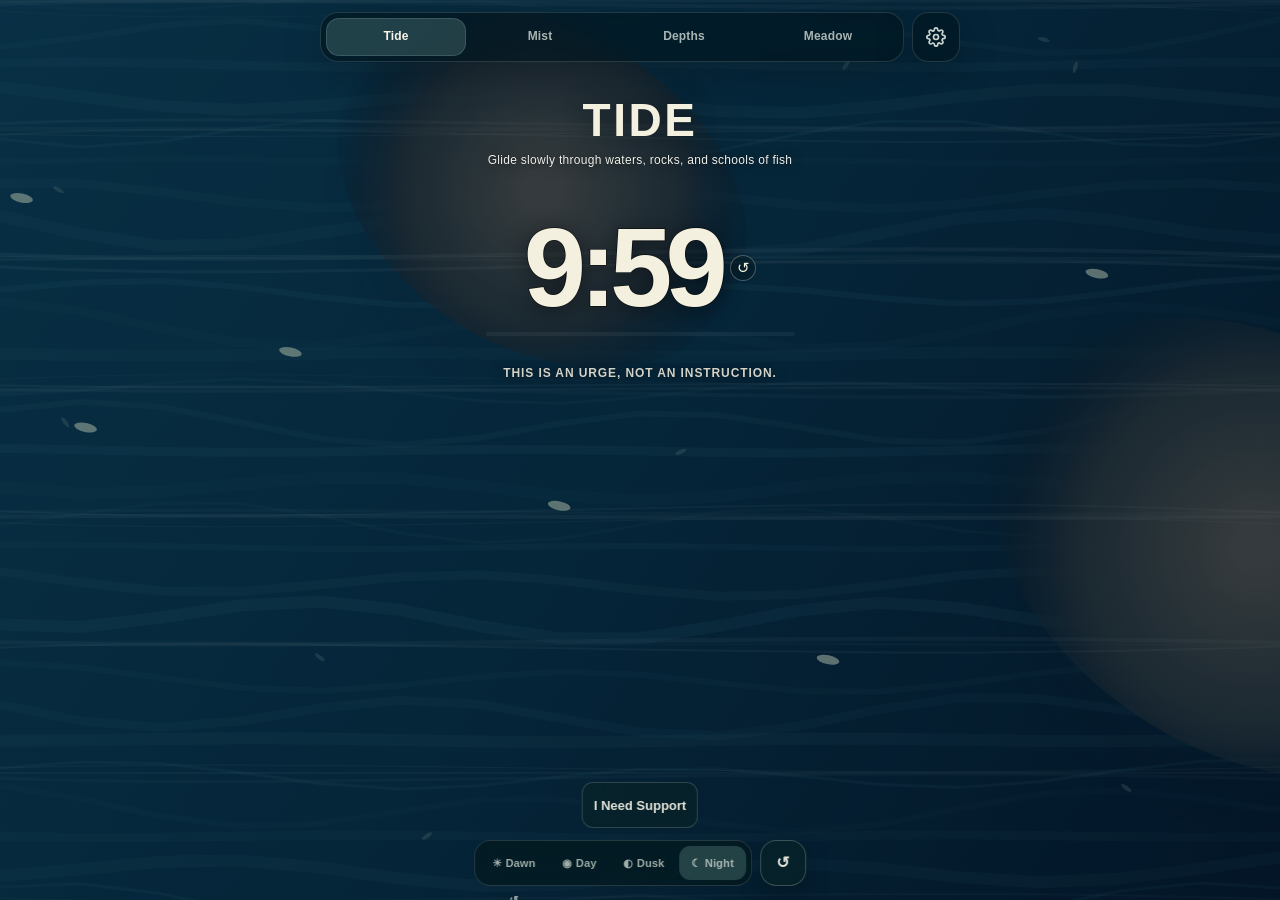
<file: mid.html>
<!doctype html><html lang="pt-BR"><head><meta charset="utf-8"><meta name="viewport" content="width=device-width,initial-scale=1,viewport-fit=cover,user-scalable=no"><link rel="icon" href="assets/favicon-32.png" type="image/png" sizes="32x32"><link rel="apple-touch-icon" href="assets/apple-touch-icon.png" sizes="180x180"><link rel="manifest" href="site.webmanifest"><title>Serenia — Mid</title><style>
:root{color-scheme:dark}*{box-sizing:border-box}html,body,#app{width:100%;height:100%;margin:0;overflow:hidden}body{background:#041820;color:#f4f0df;font-family:-apple-system,BlinkMacSystemFont,"Segoe UI",sans-serif}canvas{position:absolute;inset:0;width:100%;height:100%;touch-action:none}.top-header{position:fixed;z-index:5;top:max(12px,env(safe-area-inset-top));left:12px;right:12px;display:flex;align-items:center;gap:8px;max-width:640px;margin:0 auto;pointer-events:none}.top-header>*{pointer-events:auto}.top{flex:1 1 0;min-width:0;display:flex;gap:3px;padding:5px;border:1px solid #ffffff25;border-radius:18px;background:#041920b8;backdrop-filter:blur(12px)}.top button{flex:1;min-width:0;border:0;border-radius:12px;padding:8px 2px;color:#dbe5de;background:transparent;font-size:11px;font-weight:760;white-space:nowrap}.top button[aria-pressed=true]{background:#83b5aa42;color:#fffbed}.settings-btn{align-self:stretch;width:44px;min-width:44px;display:flex;align-items:center;justify-content:center;border:1px solid #ffffff25;border-radius:16px;background:#041920b8;backdrop-filter:blur(12px);color:#dbe5de;cursor:pointer;padding:0;transition:background 200ms,color 200ms,transform 120ms}.settings-btn:hover{background:#83b5aa42;color:#fff}.settings-btn:active{transform:scale(.95)}.settings-modal{position:fixed;inset:0;z-index:100;display:flex;align-items:center;justify-content:center;opacity:0;pointer-events:none;transition:opacity 220ms ease}.settings-modal.is-open{opacity:1;pointer-events:auto}.settings-backdrop{position:absolute;inset:0;background:rgba(1,10,16,.72);backdrop-filter:blur(16px);-webkit-backdrop-filter:blur(16px)}.settings-dialog{position:relative;z-index:1;width:min(92vw,420px);max-height:min(88vh,620px);overflow-y:auto;background:rgba(4,24,33,.94);border:1px solid rgba(226,244,235,.22);border-radius:24px;padding:22px 20px;box-shadow:0 20px 60px rgba(0,0,0,.55);display:flex;flex-direction:column;gap:16px;transform:translateY(12px) scale(.98);transition:transform 220ms cubic-bezier(.16,1,.3,1);-webkit-overflow-scrolling:touch}.settings-modal.is-open .settings-dialog{transform:translateY(0) scale(1)}.settings-header{display:flex;align-items:center;justify-content:space-between;padding-bottom:4px;border-bottom:1px solid rgba(226,244,235,.12)}.settings-title{margin:0;font-size:17px;font-weight:750;color:#fffbed;letter-spacing:.02em}.settings-close{width:32px;height:32px;display:flex;align-items:center;justify-content:center;border:1px solid rgba(226,244,235,.18);border-radius:50%;background:rgba(255,255,255,.06);color:rgba(240,246,237,.8);font-size:14px;cursor:pointer;transition:background 150ms,color 150ms}.settings-close:hover{background:rgba(255,255,255,.14);color:#fff}.settings-body{display:flex;flex-direction:column;gap:16px}.settings-section{display:flex;flex-direction:column;gap:7px}.settings-section-header{display:flex;align-items:center;justify-content:space-between}.settings-section-title{font-size:11px;font-weight:750;text-transform:uppercase;letter-spacing:.08em;color:rgba(224,240,232,.75)}.settings-badge{font-size:9px;font-weight:700;text-transform:uppercase;letter-spacing:.06em;padding:2px 7px;border-radius:999px;background:rgba(143,188,174,.18);color:#9cd4c5}.settings-desc{margin:0;font-size:11px;line-height:1.42;color:rgba(244,240,223,.68)}.settings-segment{display:flex;gap:4px;padding:3px;border-radius:14px;background:rgba(2,14,20,.6);border:1px solid rgba(226,244,235,.14)}.settings-pill{flex:1;min-width:0;min-height:36px;display:flex;align-items:center;justify-content:center;border:0;border-radius:11px;background:transparent;color:rgba(240,246,237,.7);font-size:16px;font-weight:700;letter-spacing:.03em;text-decoration:none;cursor:pointer;transition:background 160ms,color 160ms}.settings-pill:hover{color:#fff;background:rgba(255,255,255,.05)}.settings-pill.is-active,.settings-pill[aria-current="page"],.settings-pill[aria-pressed="true"],.settings-pill[aria-selected="true"]{background:rgba(128,181,171,.28);color:#fffbed;box-shadow:inset 0 0 0 1px rgba(213,237,226,.18)}.settings-toggles{display:flex;flex-direction:column;gap:8px}.settings-toggle-row{display:flex;align-items:center;justify-content:space-between;padding:9px 12px;border-radius:14px;background:rgba(2,14,20,.5);border:1px solid rgba(226,244,235,.12)}.settings-toggle-info{display:flex;flex-direction:column;gap:2px}.settings-toggle-name{font-size:12px;font-weight:700;color:#f4f0df}.settings-toggle-sub{font-size:10px;color:rgba(244,240,223,.55)}.settings-icon-btn{width:38px;height:38px;display:flex;align-items:center;justify-content:center;border-radius:12px;border:1px solid rgba(226,244,235,.18);background:rgba(128,181,171,.24);color:#fffbed;cursor:pointer;transition:background 160ms,color 160ms,transform 100ms}.settings-icon-btn.is-muted{background:rgba(255,255,255,.06);border-color:rgba(255,255,255,.12);color:rgba(240,246,237,.4)}.settings-icon-btn:active{transform:scale(.95)}.content{position:fixed;z-index:2;inset:max(96px,calc(env(safe-area-inset-top) + 72px)) 24px max(28px,env(safe-area-inset-bottom));display:flex;flex-direction:column;align-items:center;text-align:center;pointer-events:none}h1{margin:0;font-size:clamp(29px,8vw,46px);font-weight:750;letter-spacing:.045em;line-height:1.08;text-transform:uppercase;text-shadow:0 2px 20px #000;min-height:0}.hint{height:34px;margin:6px 0 0;color:#fffef8;font-size:12px;line-height:1.35;letter-spacing:.025em;-webkit-text-stroke:.6px #000b;display:flex;align-items:flex-start;justify-content:center;text-align:center}.space{flex:1}.timer-row{display:flex;align-items:center;justify-content:center;gap:9px;margin:0}.timer{margin:0;font-size:clamp(64px,19vw,112px);font-weight:600;letter-spacing:-.07em;line-height:.9;-webkit-text-stroke:1.5px #000a}.bar{width:clamp(210px,48vw,310px);height:4px;margin-top:14px}.bar i{--cleared-progress:0%;display:block;width:100%;height:100%;border-radius:99px;background:linear-gradient(to right,transparent 0,transparent var(--cleared-progress),#ffffff0d calc(var(--cleared-progress) + .5%),#ffffff0d 100%)}.prompt{height:34px;max-width:330px;margin:20px 0 0;font-size:12px;font-weight:750;letter-spacing:.11em;text-transform:uppercase;-webkit-text-stroke:.55px #000b;display:flex;align-items:center;justify-content:center;text-align:center}.note{position:fixed;z-index:4;bottom:max(14px,env(safe-area-inset-bottom));left:50%;transform:translateX(-50%);margin:0;padding:8px 12px;border:1px solid #ffffff22;border-radius:999px;background:#041920a8;color:#d3e0d8;font-size:10px;white-space:nowrap}
</style><link rel="stylesheet" href="assets/controls.css"></head><body><div id="app"><canvas id="canvas"></canvas><header class="top-header"><nav class="top"><button data-mode="drift" data-i18n="nav_drift">Maré</button><button data-mode="ink" data-i18n="nav_ink">Nuvem</button><button data-mode="depths" data-i18n="nav_depths">Profundeza</button><button data-mode="grass" data-i18n="nav_grass">Campo</button></nav><button class="settings-btn" id="settingsBtn" type="button" aria-label="Configurações" data-i18n-aria-label="settings_title" data-i18n-title="settings_title" title="Configurações"><svg viewBox="0 0 24 24" width="20" height="20" fill="none" stroke="currentColor" stroke-width="2" stroke-linecap="round" stroke-linejoin="round" aria-hidden="true"><circle cx="12" cy="12" r="3"></circle><path d="M19.4 15a1.65 1.65 0 0 0 .33 1.82l.06.06a2 2 0 0 1 0 2.83 2 2 0 0 1-2.83 0l-.06-.06a1.65 1.65 0 0 0-1.82-.33 1.65 1.65 0 0 0-1 1.51V21a2 2 0 0 1-2 2 2 2 0 0 1-2-2v-.09A1.65 1.65 0 0 0 9 19.4a1.65 1.65 0 0 0-1.82.33l-.06.06a2 2 0 0 1-2.83 0 2 2 0 0 1 0-2.83l.06-.06a1.65 1.65 0 0 0 .33-1.82 1.65 1.65 0 0 0-1.51-1H3a2 2 0 0 1-2-2 2 2 0 0 1 2-2h.09A1.65 1.65 0 0 0 4.6 9a1.65 1.65 0 0 0-.33-1.82l-.06-.06a2 2 0 0 1 0-2.83 2 2 0 0 1 2.83 0l.06.06a1.65 1.65 0 0 0 1.82.33H9a1.65 1.65 0 0 0 1-1.51V3a2 2 0 0 1 2-2 2 2 0 0 1 2 2v.09a1.65 1.65 0 0 0 1 1.51 1.65 1.65 0 0 0 1.82-.33l.06-.06a2 2 0 0 1 2.83 0 2 2 0 0 1 0 2.83l-.06.06a1.65 1.65 0 0 0-.33 1.82V9a1.65 1.65 0 0 0 1.51 1H21a2 2 0 0 1 2 2 2 2 0 0 1-2 2h-.09a1.65 1.65 0 0 0-1.51 1z"></path></svg></button></header><aside class="settings-modal" id="settingsModal" aria-hidden="true" hidden><div class="settings-backdrop" id="settingsBackdrop"></div><div class="settings-dialog" role="dialog" aria-modal="true" aria-labelledby="settingsTitle"><div class="settings-header"><h2 class="settings-title" id="settingsTitle" data-i18n="settings_title">Configurações</h2><button class="settings-close" id="settingsClose" type="button" aria-label="Fechar" data-i18n-aria-label="settings_close">✕</button></div><div class="settings-body"><div class="settings-section"><label class="settings-section-title" data-i18n="settings_quality_title">Qualidade Gráfica</label><p class="settings-desc" data-i18n="settings_quality_desc">Se o seu dispositivo não estiver exibindo corretamente ou consumir muita bateria, altere a qualidade gráfica.</p><div class="settings-segment quality-switch" id="settingsQualitySwitch"><a class="settings-pill" href="index.html" data-profile="high">High</a><a class="settings-pill is-active" href="mid.html" data-profile="mid" aria-current="page">Mid</a><a class="settings-pill" href="low.html" data-profile="low">Low</a></div></div><div class="settings-section"><label class="settings-section-title" data-i18n="settings_timer_title">Duração da Sessão</label><div class="settings-segment timer-switch" id="settingsTimerSwitch"><button type="button" class="settings-pill" data-minutes="5">5 min</button><button type="button" class="settings-pill is-active" data-minutes="10" aria-pressed="true">10 min</button><button type="button" class="settings-pill" data-minutes="15">15 min</button><button type="button" class="settings-pill" data-minutes="20">20 min</button></div></div><div class="settings-section"><label class="settings-section-title" data-i18n="settings_lang_title">Idioma</label><div class="settings-segment lang-switch" id="settingsLangSwitch"><button type="button" class="settings-pill is-active" data-lang="pt" aria-pressed="true">Português</button><button type="button" class="settings-pill" data-lang="en">English</button></div></div><div class="settings-section"><div class="settings-section-header"><label class="settings-section-title" data-i18n="settings_audio_title">Sons e Áudio</label></div><div class="settings-toggles"><div class="settings-toggle-row"><div class="settings-toggle-info"><span class="settings-toggle-name" data-i18n="settings_audio_bg">Áudio Ambiente</span><span class="settings-toggle-sub" data-i18n="settings_audio_bg_desc">Som ambiente e atmosfera</span></div><button type="button" class="settings-icon-btn is-active" id="audioToggleBtn" aria-label="Alternar áudio ambiente" data-i18n-aria-label="settings_audio_bg_toggle" aria-pressed="true"><svg class="icon-on" viewBox="0 0 24 24" width="18" height="18" fill="none" stroke="currentColor" stroke-width="2" stroke-linecap="round" stroke-linejoin="round" aria-hidden="true"><polygon points="11 5 6 9 2 9 2 15 6 15 11 19 11 5"></polygon><path d="M19.07 4.93a10 10 0 0 1 0 14.14M15.54 8.46a5 5 0 0 1 0 7.07"></path></svg><svg class="icon-off" viewBox="0 0 24 24" width="18" height="18" fill="none" stroke="currentColor" stroke-width="2" stroke-linecap="round" stroke-linejoin="round" aria-hidden="true" style="display:none"><polygon points="11 5 6 9 2 9 2 15 6 15 11 19 11 5"></polygon><line x1="23" y1="9" x2="17" y2="15"></line><line x1="17" y1="9" x2="23" y2="15"></line></svg></button></div><div class="settings-toggle-row"><div class="settings-toggle-info"><span class="settings-toggle-name" data-i18n="settings_audio_sfx">Efeitos ao Tocar</span><span class="settings-toggle-sub" data-i18n="settings_audio_sfx_desc">Feedback sonoro ao tocar e deslizar</span></div><button type="button" class="settings-icon-btn is-active" id="sfxToggleBtn" aria-label="Alternar efeitos sonoros" data-i18n-aria-label="settings_audio_sfx_toggle" aria-pressed="true"><svg class="icon-on" viewBox="0 0 24 24" width="18" height="18" fill="none" stroke="currentColor" stroke-width="2" stroke-linecap="round" stroke-linejoin="round" aria-hidden="true"><path d="M12 2v4m0 12v4M4.93 4.93l2.83 2.83m8.48 8.48l2.83 2.83M2 12h4m12 0h4M4.93 19.07l2.83-2.83m8.48-8.48l2.83-2.83"></path></svg><svg class="icon-off" viewBox="0 0 24 24" width="18" height="18" fill="none" stroke="currentColor" stroke-width="2" stroke-linecap="round" stroke-linejoin="round" aria-hidden="true" style="display:none"><circle cx="12" cy="12" r="9"></circle><line x1="4.93" y1="4.93" x2="19.07" y2="19.07"></line></svg></button></div></div></div></div></div></aside><section class="content"><h1 id="title">MARÉ</h1><p class="hint" id="hint">Deslize devagar por águas, pedras e cardumes</p><div class="space"></div><div class="timer-row"><p class="timer" id="timer">10:00</p><button class="fallback-reset" type="button" title="Reiniciar 10 minutos">↺</button></div><div class="bar"><i id="bar"></i></div><button class="portable-restart" id="portableRestart" type="button" hidden></button><p class="prompt">RECONHEÇA: “ISSO É UMA VONTADE.”</p><div class="space"></div></section></div><script>
(()=>{'use strict';const $=s=>document.querySelector(s),c=$('#canvas'),x=c.getContext('2d',{alpha:false}),title=$('#title'),hint=$('#hint'),bar=$('#bar'),timer=$('#timer'),L={drift:['MARÉ','Deslize devagar por águas, pedras e cardumes'],ink:['NUVEM','Toque e arraste para soltar fumaça']};const SESSION_KEY='serenia-session-minutes',SESSION_OPTIONS=[5,10,15,20];let mode='drift',last=0,elapsed=0,down=false,marks=[],plumes=[],sessionSeconds=600;try{const stored=Number(localStorage.getItem(SESSION_KEY));if(SESSION_OPTIONS.includes(stored))sessionSeconds=stored*60}catch{}const restart=$('#portableRestart');function restartLabel(){const minutes=Math.max(1,Math.round(sessionSeconds/60)),lang=window.__currentLang==='en'?'en':'pt';return lang==='en'?`Start Another ${minutes} Minutes`:`Começar Mais ${minutes} Minutos`}function renderTimer(){const left=Math.max(0,sessionSeconds-elapsed);timer.textContent=`${Math.floor(left/60)}:${String(left%60).padStart(2,'0')}`;bar.style.setProperty('--cleared-progress',`${((sessionSeconds-left)/sessionSeconds)*100}%`);if(restart){restart.textContent=restartLabel();restart.hidden=left>0}}function fit(){let d=Math.min(devicePixelRatio||1,1.2),w=Math.round(innerWidth*d),h=Math.round(innerHeight*d);if(c.width!==w||c.height!==h){c.width=w;c.height=h}}function water(w,h,t,drift){let g=x.createLinearGradient(0,0,w,h);g.addColorStop(0,'#0b3f4d');g.addColorStop(.5,'#07303b');g.addColorStop(1,'#031820');x.fillStyle=g;x.fillRect(0,0,w,h);for(let j=0;j<30;j++){let y=j*h/28,a=10+9*Math.sin(j*2.1);x.beginPath();for(let i=0;i<17;i++){let px=i*w/16,py=y+Math.sin(i*.9+j*1.7+t*.00022)*a+Math.sin(i*.22-t*.00014)*a*.7;i?x.lineTo(px,py):x.moveTo(px,py)}x.strokeStyle=`rgba(114,209,199,${.025+(j%5)*.009})`;x.lineWidth=3+(j%4)*3;x.stroke()}let d=drift?t*.000018:0;const sceneRocks=window.__portableOceanRocks||[[.17,.28,.21],[.72,.2,.18],[.47,.57,.27],[.1,.83,.2],[.84,.8,.24]];sceneRocks.forEach((a,i)=>{let px=(a[0]*w-d*(.35+i*.1)+w)%w,py=a[1]*h,r=a[2]*w,q=x.createRadialGradient(px,py,r*.08,px,py,r);q.addColorStop(0,'rgba(83,84,68,.96)');q.addColorStop(.62,'rgba(39,54,50,.96)');q.addColorStop(1,'rgba(6,28,32,0)');x.fillStyle=q;x.beginPath();x.ellipse(px,py,r,r*.72,.55,0,7);x.fill()});for(let i=0;i<26;i++){let y=(i*.09*h+t*.008+i*47)%h,o=Math.sin(i*3.1+t*.0005)*w*.04;x.strokeStyle=`rgba(225,239,220,${.035+(i%3)*.015})`;x.lineWidth=1+i%4;x.beginPath();x.moveTo(-30,y);x.bezierCurveTo(w*.25,y+o,w*.62,y-o,w+20,y+o*.2);x.stroke()}if(drift)for(let i=0;i<6;i++){let fx=(i*.21+t*.000015)%1,fy=.22+(i*.171%.6);if(sceneRocks.some(a=>{let dx=fx-a[0],dy=(fy-a[1])/.72;return dx*dx+dy*dy<(a[2]*1.28)**2}))continue;x.fillStyle='rgba(205,224,188,.65)';x.beginPath();x.ellipse(fx*w,fy*h,w*.009,w*.0035,.2,0,7);x.fill()}}function ink(w,h){let g=x.createRadialGradient(w*.5,h*.4,0,w*.5,h*.5,w*.85);g.addColorStop(0,'#164a4d');g.addColorStop(1,'#041921');x.fillStyle=g;x.fillRect(0,0,w,h);x.globalCompositeOperation='screen';for(let p of plumes){let dx=p.x-.5,dy=p.y-.48,r=Math.hypot(dx,dy)+.05,s=.00028/r;p.vx+=-dy*s;p.vy+=dx*s;p.vx*=.988;p.vy*=.988;p.x+=p.vx*16;p.y+=p.vy*16;p.a+=.006;let rr=w*(.012+p.a*.16),q=x.createRadialGradient(p.x*w,p.y*h,0,p.x*w,p.y*h,rr),z=Math.max(0,.16-p.a*.11);q.addColorStop(0,`hsla(${p.h},62%,68%,${z})`);q.addColorStop(.45,`hsla(${p.h+22},55%,53%,${z*.5})`);q.addColorStop(1,'transparent');x.fillStyle=q;x.fillRect(p.x*w-rr,p.y*h-rr,rr*2,rr*2)}x.globalCompositeOperation='source-over';plumes=plumes.filter(p=>p.a<1.3&&p.x>-.2&&p.x<1.2&&p.y>-.2&&p.y<1.2)}function draw(t){requestAnimationFrame(draw);if(document.hidden||t-last<33)return;last=t;fit();let w=c.width,h=c.height;if(mode==='drift'){water(w,h,t,mode==='drift');for(let m of marks){m.a+=.012;let r=m.a*w*.25;x.strokeStyle=`rgba(245,246,222,${Math.max(0,.42-m.a*.32)})`;x.lineWidth=1.5;x.beginPath();x.ellipse(m.x*w,m.y*h,r,r*.34,0,0,7);x.stroke()}}else if(mode==='ink')ink(w,h);marks=marks.filter(m=>m.a<10)}requestAnimationFrame(draw);document.querySelectorAll('[data-mode]').forEach(b=>b.onclick=()=>{mode=b.dataset.mode;document.querySelectorAll('[data-mode]').forEach(v=>v.setAttribute('aria-pressed',v===b));[title.textContent,hint.textContent]=L[mode];marks=[];plumes=[]});addEventListener('guided-reset',event=>{const seconds=Number(event.detail?.seconds);if(Number.isFinite(seconds)&&seconds>0)sessionSeconds=seconds;else try{const stored=Number(localStorage.getItem(SESSION_KEY));if(SESSION_OPTIONS.includes(stored))sessionSeconds=stored*60}catch{}elapsed=0;renderTimer()});if(restart)restart.addEventListener('click',()=>window.dispatchEvent(new Event('guided-reset')));addEventListener('serenia-languagechange',renderTimer);renderTimer();setInterval(()=>{elapsed=Math.min(sessionSeconds,elapsed+1);renderTimer()},1000)})();
</script><style>[data-mode="depths"],[data-mode="grass"]{display:block!important}.quality-fix{position:fixed;inset:0;z-index:1;width:100%;height:100%;pointer-events:none}</style><script>
/* High-only scenes remain available from this profile; this layer owns the portable ocean and Fumaça details. */
addEventListener('load',()=>{const c=document.querySelector('.fallback-controls');setInterval(()=>{if(document.querySelector('[data-mode][aria-pressed="true"]')?.dataset.mode==='ink')c.hidden=false},60)});
addEventListener('load',()=>setTimeout(()=>{const frame=document.querySelector('.high-scene'),app=document.querySelector('#app'),base=document.querySelector('#canvas'),ctl=document.querySelector('.fallback-controls');if(frame)app.prepend(frame);const mar=ctl.innerHTML,smoke={pt:['🎨 Lagoa','🎨 Âmbar','🎨 Violeta','🎨 Espuma do Mar','🎨 Índigo','🎨 Amanhecer','🎨 Sálvia','🎨 Coral','🎨 Luar','🎨 Névoa'],en:['🎨 Lagoon','🎨 Amber','🎨 Violet','🎨 Seafoam','🎨 Indigo','🎨 Dawn','🎨 Sage','🎨 Coral','🎨 Moonlit','🎨 Mist']},smokeHue=[0,25,55,85,115,145,180,215,255,295];let n=0;const smokeLabel=()=>smoke[window.__currentLang==='en'?'en':'pt'][n];addEventListener('serenia-languagechange',()=>{const b=ctl.querySelector('[data-smoke]');if(b)b.textContent=smokeLabel()});setInterval(()=>{const m=document.querySelector('[data-mode][aria-pressed="true"]')?.dataset.mode;if(m==='ink'){ctl.hidden=false;if(!ctl.querySelector('[data-smoke]'))ctl.innerHTML=`<button data-smoke>${smokeLabel()}</button>`;base.style.filter='none'}else if(m==='drift'){if(!ctl.querySelector('[data-shift]'))ctl.innerHTML=mar;document.querySelectorAll('.quality-fix').forEach(x=>x.style.opacity='.18')}else{document.querySelectorAll('.quality-fix').forEach(x=>x.style.opacity='1')}},180);ctl.addEventListener('click',e=>{if(!e.target.closest('[data-smoke]'))return;n=(n+1)%smoke.pt.length;ctl.querySelector('[data-smoke]').textContent=smokeLabel();document.querySelectorAll('.quality-fix').forEach(x=>x.style.filter=`hue-rotate(${smokeHue[n]}deg)`);base.style.filter=`hue-rotate(${smokeHue[n]}deg)`})},0));
addEventListener('load',()=>{const style=document.createElement('style');style.textContent=`body{font-family:"Avenir Next","Helvetica Neue",Arial,sans-serif}h1{font-family:"Avenir Next","Helvetica Neue",Arial,sans-serif;font-weight:750;text-shadow:0 2px 24px rgba(0,0,0,.45)}.timer{font-family:"Avenir Next","Helvetica Neue",Arial,sans-serif;font-variant-numeric:tabular-nums;-webkit-text-stroke:1.5px rgba(0,0,0,.62);paint-order:stroke fill;text-shadow:0 3px 24px rgba(0,0,0,.44)}.prompt{color:rgba(244,241,226,.86);-webkit-text-stroke:.55px rgba(0,0,0,.7);paint-order:stroke fill;text-shadow:0 2px 14px rgba(0,0,0,.6)}.hint{color:rgba(255,255,248,.94);-webkit-text-stroke:.6px rgba(0,0,0,.78);paint-order:stroke fill;text-shadow:0 2px 12px rgba(0,0,0,.55)}.high-scene{position:fixed;inset:0;z-index:2;width:100%;height:100%;border:0;background:#041820}.high-scene.palette-open{z-index:20!important}`;document.head.append(style);const base=document.querySelector('#canvas'),frame=document.createElement('iframe'),title=document.querySelector('#title'),hint=document.querySelector('#hint');frame.className='high-scene';frame.hidden=true;document.body.prepend(frame);window.addEventListener('message',e=>{if(e.source!==frame.contentWindow||e.data?.type!=='pausa-palette')return;frame.classList.toggle('palette-open',!!e.data.open)});function high(kind){document.querySelectorAll('[data-mode]').forEach(b=>b.setAttribute('aria-pressed',b.dataset.mode===kind));base.style.visibility='hidden';frame.hidden=false;const sfxMuted=localStorage.getItem('serenia-sfx-muted')==='true';frame.src=`index.html?mode=${kind==='depths'?'water':'grass'}&embed=1&fps=15&lang=${window.__currentLang||'pt'}&sfxMuted=${sfxMuted}`;const tFn=(typeof t==='function')?t:(k=>k);title.textContent=tFn(`title_${kind}`);hint.textContent=tFn(`hint_${kind}`);document.querySelector('.fallback-controls').hidden=true;document.querySelector('.tone-wash').style.display='none';document.querySelectorAll('.quality-fix').forEach(x=>x.style.display='none');const w2=document.querySelector('body > div[style*="background:#062d36"]');if(w2)w2.style.display='none';if(window.ambientSoundtrack)window.ambientSoundtrack.playMode(kind);if(typeof updateQualityLinks==='function')updateQualityLinks();}window.addEventListener('click',e=>{const b=e.target.closest('[data-mode="depths"],[data-mode="grass"]');if(!b)return;e.preventDefault();e.stopImmediatePropagation();high(b.dataset.mode)},true);for(const b of document.querySelectorAll('[data-mode="drift"],[data-mode="ink"]'))b.addEventListener('click',()=>{base.style.visibility='visible';frame.hidden=true;frame.classList.remove('palette-open');frame.src='about:blank';document.querySelectorAll('.quality-fix').forEach(x=>x.style.display='');document.querySelectorAll('.tone-wash').forEach(x=>x.style.display='');const w2=document.querySelector('body > div[style*="background:#062d36"]');if(w2)w2.style.display='';document.querySelectorAll('[data-mode]').forEach(v=>v.setAttribute('aria-pressed',v===b));if(window.ambientSoundtrack)window.ambientSoundtrack.playMode(b.dataset.mode);if(typeof updateQualityLinks==='function')updateQualityLinks();});});
(()=>{if(!window.soundSynth){class CalmAudio{constructor(){this.ctx=null;this.master=null;this.filter=null;this.noiseBuffer=null;this.lastDragTime=0;this.grassNotes=[330,392,440,493.88,587.33,659.25];this.grassIdx=0;this.activeVoices=0;this.maxVoices=4;this.muted=false;const sfxParam=new URLSearchParams(location.search).get('sfxMuted');if(sfxParam!==null){this.muted=sfxParam==='true';}else{try{this.muted=localStorage.getItem('serenia-sfx-muted')==='true';}catch{}}}init(){if(this.ctx){if(this.ctx.state==='suspended')this.ctx.resume();return}const AudioCtx=window.AudioContext||window.webkitAudioContext;if(!AudioCtx)return;this.ctx=new AudioCtx();this.master=this.ctx.createGain();this.master.gain.value=0.0168;this.filter=this.ctx.createBiquadFilter();this.filter.type='lowpass';this.filter.frequency.value=2200;this.filter.Q.value=0.7;this.master.connect(this.filter);this.filter.connect(this.ctx.destination);const sampleRate=this.ctx.sampleRate,bufferSize=Math.floor(sampleRate*0.45);this.noiseBuffer=this.ctx.createBuffer(1,bufferSize,sampleRate);const data=this.noiseBuffer.getChannelData(0);let b0=0,b1=0,b2=0;for(let i=0;i<bufferSize;i++){const white=Math.random()*2-1;b0=0.99765*b0+white*0.099046;b1=0.963*b1+white*0.2965164;b2=0.57*b2+white*1.0526913;data[i]=(b0+b1+b2)*0.36}}playDrift(isDrag=false,isBig=false){if(!this.ctx||this.muted||this.activeVoices>=this.maxVoices)return;const now=this.ctx.currentTime,osc=this.ctx.createOscillator(),gain=this.ctx.createGain();const baseFreq=isBig?(145+Math.random()*25):(isDrag?(310+Math.random()*50):(410+Math.random()*60));const dur=isBig?0.26:(isDrag?0.08:0.11),vol=isBig?0.65:(isDrag?0.3:0.5);osc.type='sine';osc.frequency.setValueAtTime(baseFreq,now);osc.frequency.exponentialRampToValueAtTime(baseFreq*(isBig?0.55:0.68),now+dur);gain.gain.setValueAtTime(0.0001,now);gain.gain.linearRampToValueAtTime(vol,now+(isBig?0.03:0.007));gain.gain.exponentialRampToValueAtTime(0.0001,now+dur);osc.connect(gain);gain.connect(this.master);this.activeVoices++;osc.start(now);osc.stop(now+dur+0.01);osc.onended=()=>{this.activeVoices=Math.max(0,this.activeVoices-1)}}playInk(isDrag=false){if(!this.ctx||this.muted||!this.noiseBuffer||this.activeVoices>=this.maxVoices)return;const now=this.ctx.currentTime,source=this.ctx.createBufferSource();source.buffer=this.noiseBuffer;const filter=this.ctx.createBiquadFilter();filter.type='lowpass';const baseFreq=isDrag?(420+Math.random()*60):(520+Math.random()*80);filter.frequency.setValueAtTime(baseFreq,now);filter.frequency.exponentialRampToValueAtTime(baseFreq*0.55,now+(isDrag?0.14:0.22));filter.Q.value=0.9;const gain=this.ctx.createGain(),dur=isDrag?0.14:0.22,vol=isDrag?0.48:0.72;gain.gain.setValueAtTime(0.0001,now);gain.gain.linearRampToValueAtTime(vol,now+0.018);gain.gain.exponentialRampToValueAtTime(0.0001,now+dur);source.connect(filter);filter.connect(gain);gain.connect(this.master);this.activeVoices++;source.start(now);source.stop(now+dur+0.01);source.onended=()=>{this.activeVoices=Math.max(0,this.activeVoices-1)}}playDepths(isDrag=false){if(!this.ctx||this.muted||this.activeVoices>=this.maxVoices)return;const now=this.ctx.currentTime,osc=this.ctx.createOscillator(),gain=this.ctx.createGain(),filter=this.ctx.createBiquadFilter();filter.type='lowpass';filter.frequency.setValueAtTime(isDrag?340:420,now);filter.Q.value=2.2;const baseFreq=isDrag?(185+Math.random()*25):(250+Math.random()*35);const dur=isDrag?0.1:0.15,vol=isDrag?0.35:0.55;osc.type='triangle';osc.frequency.setValueAtTime(baseFreq,now);osc.frequency.exponentialRampToValueAtTime(baseFreq*0.7,now+dur);gain.gain.setValueAtTime(0.0001,now);gain.gain.linearRampToValueAtTime(vol,now+0.01);gain.gain.exponentialRampToValueAtTime(0.0001,now+dur);osc.connect(filter);filter.connect(gain);gain.connect(this.master);this.activeVoices++;osc.start(now);osc.stop(now+dur+0.01);osc.onended=()=>{this.activeVoices=Math.max(0,this.activeVoices-1)}}playGrass(isDrag=false){if(!this.ctx||this.muted||this.activeVoices>=this.maxVoices)return;const now=this.ctx.currentTime,osc=this.ctx.createOscillator(),gain=this.ctx.createGain();const note=this.grassNotes[this.grassIdx%this.grassNotes.length];this.grassIdx=(this.grassIdx+1+(Math.random()<0.4?1:0))%this.grassNotes.length;const dur=isDrag?0.09:0.14,vol=isDrag?0.3:0.5;osc.type='sine';osc.frequency.setValueAtTime(note,now);osc.frequency.exponentialRampToValueAtTime(note*0.97,now+dur);gain.gain.setValueAtTime(0.0001,now);gain.gain.linearRampToValueAtTime(vol,now+0.005);gain.gain.exponentialRampToValueAtTime(0.0001,now+dur);osc.connect(gain);gain.connect(this.master);this.activeVoices++;osc.start(now);osc.stop(now+dur+0.01);osc.onended=()=>{this.activeVoices=Math.max(0,this.activeVoices-1)}}tap(mode){this.init();if(mode==='drift'||mode==='sea'||mode==='waves')this.playDrift(false);else if(mode==='fluid'||mode==='ink')this.playInk(false);else if(mode==='water'||mode==='depths')this.playDepths(false);else if(mode==='grass')this.playGrass(false)}drag(mode){const now=performance.now();if(now-this.lastDragTime<115)return;this.lastDragTime=now;this.init();if(mode==='drift'||mode==='sea'||mode==='waves')this.playDrift(true);else if(mode==='fluid'||mode==='ink')this.playInk(true);else if(mode==='water'||mode==='depths')this.playDepths(true);else if(mode==='grass')this.playGrass(true)}bigWave(){this.init();this.playDrift(false,true)}}window.soundSynth=new CalmAudio()}const CANONICAL_MODES={drift:'drift',sea:'drift',waves:'drift',ink:'ink',fluid:'ink',smoke:'ink',depths:'depths',water:'depths',grass:'grass'};class AmbientSoundtrack{constructor(options={}){this.targetVolume=options.volume??0.08;this.fadeDuration=options.fadeDuration??1900;this.playlists=options.playlists||{};this.currentMode=null;this.currentCanonicalMode=null;this.currentTrackIndex=0;this.activeDeck=0;this.isMuted=false;try{this.isMuted=localStorage.getItem('serenia-ambient-muted')==='true';}catch{}this.initialized=false;this.fadeAnim=null;this.decks=[new Audio(),new Audio()];this.decks.forEach((deck,idx)=>{deck.preload='auto';deck.volume=0;deck.addEventListener('ended',()=>this.onTrackEnded(idx));deck.addEventListener('error',()=>{});});}initGesture(){if(this.initialized)return;this.initialized=true;if(!this.isMuted&&this.currentCanonicalMode){const active=this.decks[this.activeDeck];if(active&&active.src){if(active.paused){active.volume=this.targetVolume;const p=active.play();if(p)p.catch(()=>{});}}else{this.playMode(this.currentCanonicalMode,true);}}}playMode(mode,forceRestart=false){const normMode=(mode||'').toLowerCase();const canonical=CANONICAL_MODES[normMode]||normMode;const list=this.playlists[canonical]||this.playlists[normMode];if(!list||list.length===0)return;if(!forceRestart&&this.currentCanonicalMode===canonical)return;const previousCanonical=this.currentCanonicalMode;this.currentMode=normMode;this.currentCanonicalMode=canonical;this.currentTrackIndex=Math.floor(Math.random()*list.length);const nextSrc=list[this.currentTrackIndex];const outgoingIdx=this.activeDeck;const incomingIdx=1-outgoingIdx;const outgoing=this.decks[outgoingIdx];const incoming=this.decks[incomingIdx];this.activeDeck=incomingIdx;incoming.src=encodeURI(nextSrc);incoming.currentTime=0;incoming.volume=0;if(!this.isMuted){const p=incoming.play();if(p)p.catch(()=>{});}this.crossfade(outgoing,incoming,previousCanonical?this.fadeDuration:900);}onTrackEnded(deckIdx){if(deckIdx!==this.activeDeck)return;const canonical=this.currentCanonicalMode||'drift';const list=this.playlists[canonical];if(!list||list.length===0)return;this.currentTrackIndex=(this.currentTrackIndex+1)%list.length;const nextSrc=list[this.currentTrackIndex];const outgoingIdx=this.activeDeck;const incomingIdx=1-outgoingIdx;const outgoing=this.decks[outgoingIdx];const incoming=this.decks[incomingIdx];this.activeDeck=incomingIdx;incoming.src=encodeURI(nextSrc);incoming.currentTime=0;incoming.volume=0;if(!this.isMuted){const p=incoming.play();if(p)p.catch(()=>{});}this.crossfade(outgoing,incoming,1400);}crossfade(outgoing,incoming,duration){if(this.fadeAnim){cancelAnimationFrame(this.fadeAnim);this.fadeAnim=null;}const start=performance.now();const fromVol=outgoing?(isNaN(outgoing.volume)?0:outgoing.volume):0;const target=this.isMuted?0:this.targetVolume;const step=(now)=>{const elapsed=now-start;const progress=Math.min(1,elapsed/Math.max(100,duration));if(outgoing)outgoing.volume=Math.max(0,Math.min(1,fromVol*(1-progress)));if(incoming)incoming.volume=Math.max(0,Math.min(this.targetVolume,target*progress));if(progress<1){this.fadeAnim=requestAnimationFrame(step);}else{if(outgoing){try{outgoing.pause();}catch{}outgoing.volume=0;}if(incoming)incoming.volume=target;this.fadeAnim=null;}};this.fadeAnim=requestAnimationFrame(step);}setMuted(muted){this.isMuted=!!muted;try{localStorage.setItem('serenia-ambient-muted',this.isMuted?'true':'false');}catch{}const active=this.decks[this.activeDeck];const inactive=this.decks[1-this.activeDeck];if(this.fadeAnim){cancelAnimationFrame(this.fadeAnim);this.fadeAnim=null;}if(inactive){try{inactive.pause();}catch{}inactive.volume=0;}if(!active)return;const start=performance.now();const fromVol=isNaN(active.volume)?0:active.volume;const toVol=this.isMuted?0:this.targetVolume;const duration=this.isMuted?500:800;if(!this.isMuted&&active.paused&&active.src){const p=active.play();if(p)p.catch(()=>{});}const step=(now)=>{const elapsed=now-start;const progress=Math.min(1,elapsed/duration);active.volume=Math.max(0,Math.min(1,fromVol+(toVol-fromVol)*progress));if(progress<1){this.fadeAnim=requestAnimationFrame(step);}else{active.volume=toVol;if(this.isMuted){try{active.pause();}catch{}}this.fadeAnim=null;}};this.fadeAnim=requestAnimationFrame(step);}toggleMute(){this.setMuted(!this.isMuted);return this.isMuted;}}if(!window.ambientSoundtrack){const AMBIENT_PLAYLISTS={drift:['assets/Drift - Aerial Waterscape (Optimized MP3).mp3','assets/Drift - Overhead Ocean & Islands (Optimized MP3).mp3'],ink:['assets/Ink - Fluid Swirls & Water (Optimized MP3).mp3','assets/Ink - Slow Water Motion (Optimized MP3).mp3','assets/Smoke - Ethereal Mist & Wind (Optimized MP3).mp3','assets/Smoke - Gentle Misty Atmosphere (Optimized MP3).mp3'],depths:['assets/Depths - Murky Underwater Drone (Optimized MP3).mp3','assets/Depths - Quiet Sub-aquatic Currents (Optimized MP3).mp3'],grass:['assets/Grass - Gentle Meadow Breeze (Optimized MP3).mp3','assets/Grass - Swaying Meadow Wind (Optimized MP3).mp3']};window.ambientSoundtrack=new AmbientSoundtrack({volume:0.08,fadeDuration:1900,playlists:AMBIENT_PLAYLISTS});}const base=document.querySelector('#canvas'),fx=document.createElement('canvas'),g=fx.getContext('2d'),rings=[],smoke=[],fish=Array.from({length:9},()=>({x:Math.random(),y:Math.random(),a:Math.random()*7})),R=window.__portableOceanRocks||[[.17,.28,.21],[.72,.2,.18],[.47,.57,.27],[.1,.83,.2],[.84,.8,.24]],INK_PALETTES=[[{h:164,s:74,l:64},{h:170,s:62,l:56},{h:26,s:74,l:62},{h:165,s:55,l:68}],[{h:228,s:64,l:66},{h:265,s:58,l:64},{h:18,s:66,l:64},{h:198,s:54,l:66}],[{h:160,s:56,l:58},{h:154,s:62,l:62},{h:36,s:72,l:58},{h:195,s:56,l:62}],[{h:295,s:52,l:58},{h:338,s:56,l:64},{h:215,s:48,l:66},{h:36,s:66,l:62}],[{h:196,s:66,l:58},{h:178,s:66,l:60},{h:96,s:46,l:62},{h:28,s:72,l:60}],[{h:158,s:56,l:56},{h:135,s:46,l:62},{h:22,s:62,l:60},{h:46,s:66,l:65}],[{h:215,s:52,l:66},{h:198,s:56,l:68},{h:320,s:46,l:64},{h:32,s:66,l:62}],[{h:168,s:62,l:56},{h:162,s:56,l:66},{h:18,s:66,l:62},{h:34,s:76,l:64}],[{h:196,s:64,l:58},{h:176,s:62,l:62},{h:22,s:66,l:60},{h:42,s:66,l:65}]];let palIdx=Math.floor(Math.random()*INK_PALETTES.length),colIdx=0,distAcc=0,curColor={...INK_PALETTES[palIdx][0]},targetColor={...curColor};function pickNewColor(){palIdx=Math.floor(Math.random()*INK_PALETTES.length);colIdx=Math.floor(Math.random()*INK_PALETTES[palIdx].length);targetColor=INK_PALETTES[palIdx][colIdx];curColor={h:targetColor.h+(Math.random()-.5)*8,s:targetColor.s,l:targetColor.l};}function stepColor(dist){distAcc+=dist;if(distAcc>0.09){distAcc=0;colIdx=(colIdx+1)%INK_PALETTES[palIdx].length;targetColor=INK_PALETTES[palIdx][colIdx];}let diff=((targetColor.h-curColor.h+540)%360)-180;curColor.h=(curColor.h+diff*0.14+360)%360;curColor.s+=(targetColor.s-curColor.s)*0.14;curColor.l+=(targetColor.l-curColor.l)*0.14;}addEventListener('portable-ocean-layout',e=>{R.splice(0,R.length,...e.detail);fish.forEach(f=>{if(R.some(([rx,ry,rr])=>{let dx=f.x-rx,dy=(f.y-ry)/.72;return dx*dx+dy*dy<(rr*1.32)**2})){f.x=Math.random();f.y=Math.random()}})});fx.className='quality-fix';document.body.append(fx);let last=0,hold=false,lastPos=null;const mode=()=>document.querySelector('[data-mode][aria-pressed="true"]')?.dataset.mode,land=(x,y)=>R.some(([a,b,r])=>{let dx=x-a,dy=(y-b)/.72;return dx*dx+dy*dy<(r*.8)**2}),pos=e=>{let r=base.getBoundingClientRect();return{x:(e.clientX-r.left)/r.width,y:(e.clientY-r.top)/r.height,a:0}};function addSmoke(x,y){const a=Math.random()*6.283,s=0.00018+Math.random()*0.00042,j=0.003+Math.random()*0.005;smoke.push({x:x+Math.cos(a)*j,y:y+Math.sin(a)*j,vx:Math.cos(a)*s,vy:Math.sin(a)*s-0.00003,h:(curColor.h+(Math.random()-.5)*10+360)%360,s:curColor.s,l:curColor.l,z:Math.random()*6.28,w:(Math.random()-.5)*2.8,r0:12+Math.random()*8,rMax:125+Math.random()*55,a:Math.random()*0.06,life:1.85+Math.random()*1.15,decay:0.0042+Math.random()*0.0022});}function pushAndMix(px,py,dx,dy,speed){if(speed<0.001)return;const rad=0.075,radSq=rad*rad,nx=dx/speed,ny=dy/speed,pxLateral=-ny,pyLateral=nx;for(let i=0;i<smoke.length;i++){const q=smoke[i],ex=q.x-px,ey=q.y-py,distSq=ex*ex+ey*ey;if(distSq<radSq){const dist=Math.sqrt(distSq),inf=1-dist/rad,nudge=inf*Math.min(0.003,speed*0.05),side=ex*pxLateral+ey*pyLateral>=0?1:-1;q.vx+=(nx*0.2+pxLateral*side*0.8)*nudge;q.vy+=(ny*0.2+pyLateral*side*0.8)*nudge;const blend=inf*0.38;let diff=((curColor.h-q.h+540)%360)-180;q.h=(q.h+diff*blend+360)%360;q.s+=(curColor.s-q.s)*blend;q.l+=(curColor.l-q.l)*blend;}}}function touch(e){let m=mode();if(e.target!==base||!['sea','waves','drift','ink'].includes(m))return;e.stopImmediatePropagation();let p=pos(e);if(m==='ink'){if(!lastPos){window.soundSynth?.tap('ink');pickNewColor();lastPos={x:p.x,y:p.y};for(let i=0;i<3;i++)addSmoke(p.x,p.y);return;}const dx=p.x-lastPos.x,dy=p.y-lastPos.y,dist=Math.hypot(dx,dy);if(dist>0.01)window.soundSynth?.drag('ink');stepColor(dist);pushAndMix(p.x,p.y,dx,dy,dist);const steps=Math.max(1,Math.min(8,Math.ceil(dist/0.015)));for(let s=1;s<=steps;s++){const f=s/steps,sx=lastPos.x+dx*f,sy=lastPos.y+dy*f;for(let i=0;i<2;i++)addSmoke(sx,sy);}lastPos={x:p.x,y:p.y};return;}if(!land(p.x,p.y)&&e.type!=='pointerup'){rings.push(p);if(e.type==='pointerdown')window.soundSynth?.tap('drift');else if(hold)window.soundSynth?.drag('drift');}}window.addEventListener('pointerdown',e=>{hold=true;lastPos=null;touch(e);},true);window.addEventListener('pointermove',e=>{if(hold)touch(e);},true);window.addEventListener('pointerup',()=>{hold=false;lastPos=null;},true);window.addEventListener('pointercancel',()=>{hold=false;lastPos=null;},true);document.querySelector('[data-mode="ink"]').textContent='Fumaça';document.querySelector('[data-mode="ink"]').addEventListener('click',()=>{title.textContent='NUVEM';hint.textContent='Toque e arraste para soltar fumaça colorida'});function resize(){let d=Math.min(devicePixelRatio||1,1.2);fx.width=innerWidth*d;fx.height=innerHeight*d;g.setTransform(d,0,0,d,0,0);}function ring(p,t){p.a+=.008;let rr=p.a*innerWidth*.28,n=76;g.strokeStyle=`rgba(243,246,228,${Math.max(0,.46-p.a*.32)})`;g.lineWidth=1.5;for(let i=0;i<n;i++){let a=i/n*Math.PI*2,b=(i+1)/n*Math.PI*2,ra=rr*(1+.028*Math.sin(a*6+t*.004)),rb=rr*(1+.028*Math.sin(b*6+t*.004)),x1=p.x+Math.cos(a)*ra/innerWidth,y1=p.y+Math.sin(a)*ra/innerHeight,x2=p.x+Math.cos(b)*rb/innerWidth,y2=p.y+Math.sin(b)*rb/innerHeight;if(!land(x1,y1)&&!land(x2,y2)){g.beginPath();g.moveTo(x1*innerWidth,y1*innerHeight);g.lineTo(x2*innerWidth,y2*innerHeight);g.stroke();}}}function draw(t){requestAnimationFrame(draw);if(document.hidden||t-last<33)return;last=t;resize();g.clearRect(0,0,innerWidth,innerHeight);let m=mode();if(m==='ink'){g.globalCompositeOperation='screen';for(const p of smoke){p.a+=p.decay;const ease=Math.min(1,p.a/p.life);const fade=Math.pow(1-ease,2.2);if(fade<=0.001)continue;p.vx*=0.975;p.vy=p.vy*0.975-0.000022;const curl=Math.cos(p.z+p.a*p.w)*0.0003;p.x+=(p.vx+curl)*(innerWidth/500);p.y+=(p.vy+Math.sin(p.z+p.a*p.w)*0.00012)*(innerHeight/500);const r=p.r0+Math.sqrt(ease)*p.rMax;const px=p.x*innerWidth,py=p.y*innerHeight;const q=g.createRadialGradient(px,py,0,px,py,r);q.addColorStop(0,`hsla(${p.h},${p.s}%,${p.l}%,${Math.min(0.44,0.40*fade)})`);q.addColorStop(.46,`hsla(${(p.h+10)%360},${Math.max(20,p.s-6)}%,${Math.max(20,p.l-6)}%,${Math.min(0.22,0.20*fade)})`);q.addColorStop(1,'transparent');g.fillStyle=q;g.fillRect(px-r,py-r,r*2,r*2);}g.globalCompositeOperation='source-over';smoke=smoke.filter(p=>p.a<p.life&&p.y>-0.25&&p.x>-0.25&&p.x<1.25);return;}if(['sea','waves','drift'].includes(m))for(const p of rings)ring(p,t);while(rings.length&&rings[0].a>1.28)rings.shift();if(m!=='drift')return;for(const [rx,ry,rr] of R){let q=g.createRadialGradient(rx*innerWidth,ry*innerHeight,rr*innerWidth*.1,rx*innerWidth,ry*innerHeight,rr*innerWidth);q.addColorStop(0,'rgba(55,62,51,.78)');q.addColorStop(.68,'rgba(24,42,41,.72)');q.addColorStop(1,'rgba(4,22,27,0)');g.fillStyle=q;g.fillRect((rx-rr)*innerWidth,(ry-rr)*innerHeight,rr*innerWidth*2,rr*innerWidth*2);}for(const f of fish){f.a+=Math.sin(t*.0004+f.x*9)*.006;f.x=(f.x+Math.cos(f.a)*.0007+1)%1;f.y=(f.y+Math.sin(f.a)*.0005+1)%1;if(R.some(([rx,ry,rr])=>{let dx=f.x-rx,dy=(f.y-ry)/.72;return dx*dx+dy*dy<(rr*1.32)**2})){f.x=Math.random();f.y=Math.random();}g.save();g.translate(f.x*innerWidth,f.y*innerHeight);g.rotate(f.a);g.fillStyle='rgba(221,232,203,.9)';g.beginPath();g.ellipse(0,0,6,2,0,0,7);g.fill();g.restore();}}resize();requestAnimationFrame(draw);})();
</script><style>.quality-fix{z-index:0!important}.content{inset:max(96px,calc(env(safe-area-inset-top) + 72px)) 24px max(28px,env(safe-area-inset-bottom))!important;z-index:5!important;isolation:isolate;transform:translateZ(0)}.content h1{margin:0!important;min-height:0!important;line-height:1.08!important}.content .hint,#hint{margin:6px 0 0!important;height:34px!important;line-height:1.35!important;display:flex!important;align-items:flex-start!important;justify-content:center!important;text-align:center!important}.content>.space:first-of-type{flex:none!important;height:32px!important;margin:0!important}.content>.space:last-of-type{flex:1!important;min-height:0!important}.content .timer-row{display:flex!important;align-items:center!important;justify-content:center!important;gap:9px!important;margin:0!important}.content .timer{margin:0!important;line-height:.9!important}.content .bar{width:clamp(210px,48vw,310px)!important;height:4px!important;margin-top:14px!important}.content .prompt{margin-top:20px!important;height:34px!important;max-width:330px!important;display:flex!important;align-items:center!important;justify-content:center!important;text-align:center!important}.fallback-controls{position:fixed;z-index:6;bottom:max(14px,env(safe-area-inset-bottom));left:50%;display:flex;transform:translateX(-50%);gap:2px;padding:4px;border:1px solid #ffffff25;border-radius:999px;background:#041920b8;backdrop-filter:blur(10px)}.fallback-controls[hidden]{display:none}.fallback-controls button{border:0;border-radius:999px;padding:8px 8px;color:#dbe5de;background:transparent;font:700 10px/1 -apple-system,BlinkMacSystemFont,"Segoe UI",sans-serif;white-space:nowrap}.fallback-controls button[aria-pressed="true"]{background:#83b5aa42;color:#fffbed}.fallback-reset{width:26px;height:26px;margin:0;padding:0;border:1px solid #ffffff45;border-radius:50%;color:#f4f0df;background:#04192088;font-size:15px;pointer-events:auto;touch-action:manipulation}.tone-wash{position:fixed;z-index:1;inset:0;pointer-events:none;opacity:0;transition:opacity .5s}</style><script>
(()=>{function getTimeSlot(){const h=new Date().getHours();if(h>=5&&h<9)return 'dawn';if(h>=9&&h<17)return 'day';if(h>=17&&h<21)return 'dusk';return 'night';}const $=s=>document.querySelector(s),drift=$('[data-mode="drift"]'),timer=$('#timer'),content=$('.content'),controls=document.createElement('div'),wash=document.createElement('div');drift.textContent='Maré';drift.addEventListener('click',()=>{title.textContent='MARÉ';hint.textContent='Deslize devagar por águas, pedras e cardumes'});let row=timer.closest('.timer-row');if(!row){row=document.createElement('div');row.className='timer-row';timer.before(row);row.append(timer);}let reset=row.querySelector('.fallback-reset');if(!reset){reset=document.createElement('button');reset.className='fallback-reset';reset.type='button';reset.textContent='↺';reset.title='Reiniciar 10 minutos';row.append(reset);}reset.onclick=()=>window.dispatchEvent(new Event('guided-reset'));controls.className='fallback-controls';controls.innerHTML='<button data-tone="dawn">☀ Amanhecer</button><button data-tone="day" aria-pressed="true">◉ Dia</button><button data-tone="dusk">◐ Tarde</button><button data-tone="night">☾ Noite</button><button data-shift>↺</button>';wash.className='tone-wash';document.body.append(wash,controls);const tones={dawn:'rgba(224,182,108,.16)',day:'transparent',dusk:'rgba(132,75,118,.18)',night:'rgba(5,18,54,.32)'};function active(){return $('[data-mode][aria-pressed="true"]')?.dataset.mode}function setTone(t){wash.style.background=tones[t];wash.style.opacity=t==='day'?0:1;controls.querySelectorAll('[data-tone]').forEach(b=>b.setAttribute('aria-pressed',b.dataset.tone===t))}controls.addEventListener('click',e=>{let b=e.target.closest('button');if(!b)return;if(b.dataset.tone)setTone(b.dataset.tone);if('shift' in b.dataset){const a=['dawn','day','dusk','night'];setTone(a[Math.floor(Math.random()*a.length)]);document.querySelectorAll('.quality-fix').forEach(n=>n.style.filter=`hue-rotate(${Math.floor(Math.random()*24-12)}deg)`)} });function sync(){controls.hidden=active()!=='drift';wash.style.display=active()==='drift'?'block':'none';requestAnimationFrame(sync)}drift.click();title.textContent='MARÉ';hint.textContent='Deslize devagar por águas, pedras e cardumes';setTone(getTimeSlot());sync()})();
</script><script>globalThis.title=document.querySelector('#title');globalThis.hint=document.querySelector('#hint');const _c=document.querySelector('.fallback-controls'),_w=document.querySelector('.tone-wash');const I18N={pt:{app_title:'Serenia — Mid',nav_drift:'Maré',nav_ink:'Nuvem',nav_depths:'Profundeza',nav_grass:'Campo',title_drift:'MARÉ',hint_drift:'Deslize devagar por águas, pedras e cardumes',title_ink:'NUVEM',hint_ink:'Toque e arraste para soltar fumaça colorida',title_depths:'PROFUNDEZA',hint_depths:'Deslize para abrir a água escura',title_grass:'CAMPO',hint_grass:'Passe o dedo pela grama',prompt:'RECONHEÇA: “ISSO É UMA VONTADE.”',reset_title:'Reiniciar 10 minutos',tone_dawn:'☀ Amanhecer',tone_day:'◉ Dia',tone_dusk:'◐ Tarde',tone_night:'☾ Noite',tone_shift:'↺',settings_title:'Configurações',settings_close:'Fechar',settings_quality_title:'Qualidade Gráfica',settings_quality_desc:'Se o seu dispositivo não estiver exibindo corretamente ou consumir muita bateria, altere a qualidade gráfica.',settings_timer_title:'Duração da Sessão',settings_coming_soon:'Em breve',settings_lang_title:'Idioma',settings_audio_title:'Sons e Áudio',settings_audio_bg:'Áudio Ambiente',settings_audio_bg_desc:'Som ambiente e atmosfera',settings_audio_sfx:'Efeitos ao Tocar',settings_audio_sfx_desc:'Feedback sonoro ao tocar e deslizar',settings_audio_bg_toggle:'Alternar áudio ambiente',settings_audio_sfx_toggle:'Alternar efeitos sonoros'},en:{app_title:'Serenia — Mid',nav_drift:'Tide',nav_ink:'Mist',nav_depths:'Depths',nav_grass:'Meadow',title_drift:'TIDE',hint_drift:'Glide slowly through waters, rocks, and schools of fish',title_ink:'MIST',hint_ink:'Touch and drag to release colored smoke',title_depths:'DEPTHS',hint_depths:'Swipe to open the dark water',title_grass:'MEADOW',hint_grass:'Brush your finger through the grass',prompt:'NAME IT: “THIS IS AN URGE.”',reset_title:'Reset 10-minute timer',tone_dawn:'☀ Dawn',tone_day:'◉ Day',tone_dusk:'◐ Dusk',tone_night:'☾ Night',tone_shift:'↺',settings_title:'Settings',settings_close:'Close',settings_quality_title:'Display Quality',settings_quality_desc:"If your device isn't displaying correctly or is using too much battery, change the quality setting.",settings_timer_title:'Session Duration',settings_coming_soon:'Soon',settings_lang_title:'Language',settings_audio_title:'Sound & Audio',settings_audio_bg:'Ambient Audio',settings_audio_bg_desc:'Background atmosphere',settings_audio_sfx:'Sound Effects',settings_audio_sfx_desc:'Tap and swipe feedback',settings_audio_bg_toggle:'Toggle ambient audio',settings_audio_sfx_toggle:'Toggle sound effects'}};let currentLang='pt';window.__currentLang=currentLang;const t=k=>I18N[currentLang]?.[k]||I18N.pt[k]||k;const TO_HIGH={ink:'fluid',depths:'water',sea:'drift',waves:'drift'};function updateQualityLinks(){const m=document.querySelector('[data-mode][aria-pressed="true"]')?.dataset.mode||'drift';document.querySelectorAll('#settingsQualitySwitch a').forEach(a=>{const p=a.dataset.profile;const f=p==='high'?'index.html':(p==='mid'?'mid.html':'low.html');const mq=p==='high'&&TO_HIGH[m]?TO_HIGH[m]:m;a.href=`${f}?mode=${mq}&lang=${currentLang}&quality=${p}`;});}function setLanguage(lang){currentLang=(lang==='en'||lang==='pt')?lang:'pt';window.__currentLang=currentLang;try{localStorage.setItem('serenia-lang',currentLang);}catch{}document.documentElement.lang=currentLang;document.title=t('app_title');document.querySelectorAll('[data-i18n]').forEach(el=>{el.textContent=t(el.dataset.i18n);});document.querySelectorAll('[data-i18n-aria-label]').forEach(el=>el.setAttribute('aria-label',t(el.dataset.i18nAriaLabel)));document.querySelectorAll('[data-i18n-title]').forEach(el=>el.setAttribute('title',t(el.dataset.i18nTitle)));const p=document.querySelector('.prompt');if(p)p.textContent=t('prompt');const r=document.querySelector('.fallback-reset');if(r)r.title=t('reset_title');const m=document.querySelector('[data-mode][aria-pressed="true"]')?.dataset.mode||'drift';if(title)title.textContent=t(`title_${m}`);if(hint)hint.textContent=t(`hint_${m}`);if(_c){const d=_c.querySelector('[data-tone="dawn"]');if(d)d.textContent=t('tone_dawn');const y=_c.querySelector('[data-tone="day"]');if(y)y.textContent=t('tone_day');const u=_c.querySelector('[data-tone="dusk"]');if(u)u.textContent=t('tone_dusk');const n=_c.querySelector('[data-tone="night"]');if(n)n.textContent=t('tone_night');const s=document.querySelector('.isolated-shift');if(s){s.textContent='↺';s.setAttribute('aria-label',t('tone_shift'));s.title=t('tone_shift');}}document.querySelectorAll('#settingsLangSwitch button').forEach(b=>{const sel=b.dataset.lang===currentLang;b.classList.toggle('is-active',sel);b.setAttribute('aria-pressed',sel?'true':'false');});updateQualityLinks();const fr=document.querySelector('.high-scene');if(fr&&!fr.hidden&&fr.contentWindow){fr.contentWindow.postMessage({type:'pausa-lang',lang:currentLang},'*');}window.dispatchEvent(new Event('serenia-languagechange'));}window.__setMidLanguage=setLanguage;function initSettingsModal(){const modal=document.getElementById('settingsModal');const btn=document.getElementById('settingsBtn');const closeBtn=document.getElementById('settingsClose');const backdrop=document.getElementById('settingsBackdrop');if(!modal||!btn)return;function openModal(){updateQualityLinks();modal.hidden=false;modal.setAttribute('aria-hidden','false');requestAnimationFrame(()=>modal.classList.add('is-open'));}function closeModal(){modal.classList.remove('is-open');modal.setAttribute('aria-hidden','true');setTimeout(()=>{if(!modal.classList.contains('is-open'))modal.hidden=true;},220);}btn.addEventListener('click',openModal);if(closeBtn)closeBtn.addEventListener('click',closeModal);if(backdrop)backdrop.addEventListener('click',closeModal);window.addEventListener('keydown',e=>{if(e.key==='Escape'&&modal.classList.contains('is-open'))closeModal();});modal.querySelectorAll('#settingsLangSwitch button').forEach(b=>{b.addEventListener('click',()=>setLanguage(b.dataset.lang));});const sessionKey='serenia-session-minutes',sessionOptions=[5,10,15,20];let sessionMinutes=10;try{const stored=Number(localStorage.getItem(sessionKey));if(sessionOptions.includes(stored))sessionMinutes=stored;}catch{}const syncSessionDuration=()=>modal.querySelectorAll('#settingsTimerSwitch button').forEach(button=>{const selected=Number(button.dataset.minutes)===sessionMinutes;button.classList.toggle('is-active',selected);button.setAttribute('aria-pressed',selected?'true':'false');});const setSessionDuration=minutes=>{const next=Number(minutes);if(!sessionOptions.includes(next))return;sessionMinutes=next;try{localStorage.setItem(sessionKey,String(next));}catch{}syncSessionDuration();window.dispatchEvent(new CustomEvent('guided-reset',{detail:{seconds:next*60}}));const frame=document.querySelector('.high-scene');if(frame?.contentWindow)frame.contentWindow.postMessage({type:'pausa-session-duration',minutes:next},'*');};syncSessionDuration();modal.querySelectorAll('#settingsTimerSwitch button').forEach(pill=>pill.addEventListener('click',()=>setSessionDuration(pill.dataset.minutes)));const audioBtn=document.getElementById('audioToggleBtn');if(audioBtn){const isAmbientMuted=localStorage.getItem('serenia-ambient-muted')==='true';if(isAmbientMuted){audioBtn.classList.remove('is-active');audioBtn.classList.add('is-muted');audioBtn.setAttribute('aria-pressed','false');const onI=audioBtn.querySelector('.icon-on'),offI=audioBtn.querySelector('.icon-off');if(onI&&offI){onI.style.display='none';offI.style.display='block';}}audioBtn.addEventListener('click',()=>{const act=audioBtn.classList.toggle('is-active');audioBtn.classList.toggle('is-muted',!act);audioBtn.setAttribute('aria-pressed',act?'true':'false');const onI=audioBtn.querySelector('.icon-on'),offI=audioBtn.querySelector('.icon-off');if(onI&&offI){onI.style.display=act?'block':'none';offI.style.display=act?'none':'block';}if(window.ambientSoundtrack)window.ambientSoundtrack.setMuted(!act);});}const sfxBtn=document.getElementById('sfxToggleBtn');if(sfxBtn){const isSfxMuted=localStorage.getItem('serenia-sfx-muted')==='true';if(isSfxMuted){sfxBtn.classList.remove('is-active');sfxBtn.classList.add('is-muted');sfxBtn.setAttribute('aria-pressed','false');const onI=sfxBtn.querySelector('.icon-on'),offI=sfxBtn.querySelector('.icon-off');if(onI&&offI){onI.style.display='none';offI.style.display='block';}}sfxBtn.addEventListener('click',()=>{const act=sfxBtn.classList.toggle('is-active');sfxBtn.classList.toggle('is-muted',!act);sfxBtn.setAttribute('aria-pressed',act?'true':'false');const onI=sfxBtn.querySelector('.icon-on'),offI=sfxBtn.querySelector('.icon-off');if(onI&&offI){onI.style.display=act?'block':'none';offI.style.display=act?'none':'block';}try{localStorage.setItem('serenia-sfx-muted',(!act).toString());}catch{}if(window.soundSynth)window.soundSynth.muted=!act;const fr=document.querySelector('.high-scene');if(fr&&fr.contentWindow){fr.contentWindow.postMessage({type:'pausa-sfx-mute',muted:!act},'*');}});}}initSettingsModal();const syncTitle=()=>{const m=document.querySelector('[data-mode][aria-pressed=\"true\"]')?.dataset.mode||'drift';if(title)title.textContent=t(`title_${m}`);if(hint)hint.textContent=t(`hint_${m}`);updateQualityLinks();if(window.ambientSoundtrack)window.ambientSoundtrack.playMode(m);};document.querySelector('.top').addEventListener('click',e=>{const b=e.target.closest('[data-mode]');if(b){if(window.ambientSoundtrack)window.ambientSoundtrack.playMode(b.dataset.mode);requestAnimationFrame(syncTitle);}});setInterval(()=>{const m=document.querySelector('[data-mode][aria-pressed="true"]')?.dataset.mode;_c.hidden=m!=='drift';_w.style.display=m==='drift'?'block':'none'},250);const urlL=new URLSearchParams(location.search).get('lang');const initL=(urlL==='pt'||urlL==='en')?urlL:(localStorage.getItem('serenia-lang')||'pt');setLanguage(initL);const reqM=new URLSearchParams(location.search).get('mode')||'drift';if(window.ambientSoundtrack)window.ambientSoundtrack.playMode(reqM);const unlockAudio=()=>{if(window.ambientSoundtrack)window.ambientSoundtrack.initGesture();if(window.soundSynth)window.soundSynth.init();};window.addEventListener('pointerdown',unlockAudio,{passive:true});window.addEventListener('keydown',unlockAudio,{passive:true});if(reqM!=='drift')addEventListener('load',()=>{const targetBtn=document.querySelector(`[data-mode="${reqM}"]`);if(targetBtn)targetBtn.click();},{once:true});</script><script>
(()=>{
  const active=()=>document.querySelector('[data-mode][aria-pressed="true"]')?.dataset.mode;
  const baseRocks=location.pathname.endsWith('low.html')?[[.18,.29,.2],[.74,.23,.17],[.5,.63,.23],[.1,.84,.16],[.85,.78,.19]]:[[.17,.28,.21],[.72,.2,.18],[.47,.57,.27],[.1,.83,.2],[.84,.8,.24]];
  const wash=document.createElement('div');
  wash.style.cssText='position:fixed;z-index:2;inset:0;pointer-events:none;opacity:0;background:#062d36;transition:opacity .38s ease';
  document.body.append(wash);
  const random=(a,b)=>a+Math.random()*(b-a);
  function freshLayout(){
    const rocks=[],angle=random(-Math.PI*.7,Math.PI*.7),edge=Math.random()<.5?-1:1;
    rocks.push([edge<0?random(-.12,.06):random(.94,1.12),random(.16,.84),random(.17,.25)]);
    const count=2+Math.floor(Math.random()*3);
    for(let attempt=0;rocks.length<count&&attempt<160;attempt++){
      const radius=random(.11,.24),rawX=random(.06,.94),rawY=random(.12,.88),dx=rawX-.5,dy=rawY-.5;
      const x=.5+dx*Math.cos(angle)-dy*Math.sin(angle),y=.5+dx*Math.sin(angle)+dy*Math.cos(angle),candidate=[x,y,radius];
      if(x>-.08&&x<1.08&&y>.04&&y<.96&&rocks.every(r=>Math.hypot(candidate[0]-r[0],(candidate[1]-r[1])/.72)>(candidate[2]+r[2])*1.75))rocks.push(candidate);
    }
    return rocks;
  }
  function applyLayout(){
    const rocks=freshLayout();
    window.__portableOceanRocks=rocks;
    window.dispatchEvent(new CustomEvent('portable-ocean-layout',{detail:rocks}));
  }
  applyLayout();
  document.addEventListener('click',event=>{
    if(active()!=='drift'||!event.target.closest('[data-shift]'))return;
    wash.style.opacity='.46';
    setTimeout(()=>{applyLayout();wash.style.transition='opacity .95s ease';wash.style.opacity='0';setTimeout(()=>wash.style.transition='opacity .38s ease',1000)},390);
  });
})();
</script><script>
/* Shared recovery support affordance for the portable renderer shells. */
(()=>{
  const copy={
    pt:{button:'Preciso de Ajuda',title:'Você não precisa passar por isso só.',intro:'Escolha só o próximo passo seguro — não precisa resolver tudo agora.',steps:['Se puder, afaste-se da substância, do comportamento ou do lugar.','Converse com um padrinho, alguém da recuperação, uma pessoa de confiança ou um profissional de saúde.','Vá para um lugar mais seguro: ao ar livre, uma reunião ou perto de outras pessoas.'],message:'Mensagem sugerida: “Estou com uma vontade muito forte. Pode ficar comigo por dez minutos?”',urgent:'Se você acha que não vai conseguir se manter em segurança, teme uma overdose ou corre risco imediato, ligue agora para a emergência ou para um serviço de crise da sua região.',close:'Voltar para a pausa'},
    en:{button:'I Need Support',title:'You don’t have to do this alone.',intro:'Take the next small safe step—not every step at once.',steps:['Put space between you and the substance, behavior, or place if you can.','Contact a sponsor, recovery peer, trusted person, or clinician.','Move toward a safer setting: outside, a meeting, or somewhere people are.'],message:'Suggested message: “I’m having a strong urge. Can you stay with me for ten minutes?”',urgent:'If you cannot stay safe, think you may overdose, or are at immediate risk of harm, contact local emergency services or an urgent crisis resource now.',close:'Return to the practice'}
  };
  const style=document.createElement('style');style.textContent='.portable-support{position:fixed;z-index:7;left:50%;bottom:calc(max(14px,env(safe-area-inset-bottom)) + 58px);transform:translateX(-50%);border:1px solid rgba(220,237,227,.18);border-radius:11px;padding:9px 12px;color:rgba(245,244,231,.92);background:rgba(9,34,38,.62);font:600 13px/1 -apple-system,BlinkMacSystemFont,"Segoe UI",sans-serif;white-space:nowrap;cursor:pointer;backdrop-filter:blur(12px)}.portable-support-sheet[hidden]{display:none}.portable-support-sheet{position:fixed;z-index:120;inset:0;display:grid;place-items:end center;padding:18px;background:rgba(0,10,14,.58);backdrop-filter:blur(7px);-webkit-backdrop-filter:blur(7px)}.portable-support-card{width:min(100%,440px);padding:23px 21px 19px;border:1px solid rgba(227,242,232,.2);border-radius:23px;background:#0a252a;box-shadow:0 18px 55px rgba(0,0,0,.48);color:#f2f0e4}.portable-support-card h2{margin:0 0 9px;font:500 27px/1.15 Georgia,serif}.portable-support-card p,.portable-support-card li{color:rgba(229,239,230,.82);font:14px/1.45 -apple-system,BlinkMacSystemFont,"Segoe UI",sans-serif}.portable-support-card ol{margin:13px 0;padding-left:22px}.portable-support-message{margin:12px 0;padding:11px 12px;border-radius:12px;background:rgba(129,181,165,.13);color:#e9f3e9;font:13px/1.4 -apple-system,BlinkMacSystemFont,"Segoe UI",sans-serif}.portable-support-close{width:100%;margin-top:4px;padding:12px;border:0;border-radius:12px;color:#092125;background:#bbdbca;font-weight:750;cursor:pointer}';document.head.append(style);
  const button=document.createElement('button'),sheet=document.createElement('section');button.className='portable-support';button.type='button';sheet.className='portable-support-sheet';sheet.hidden=true;sheet.setAttribute('role','dialog');sheet.setAttribute('aria-modal','true');
  document.body.append(button,sheet);
  const render=()=>{const c=copy[window.__currentLang==='en'?'en':'pt'];button.textContent=c.button;button.setAttribute('aria-label',c.button);sheet.innerHTML=`<div class="portable-support-card" role="document"><h2>${c.title}</h2><p>${c.intro}</p><ol>${c.steps.map(step=>`<li>${step}</li>`).join('')}</ol><p class="portable-support-message">${c.message}</p><p>${c.urgent}</p><button class="portable-support-close" type="button">${c.close}</button></div>`;sheet.querySelector('.portable-support-close').addEventListener('click',()=>sheet.hidden=true);};
  button.addEventListener('click',()=>{render();sheet.hidden=false;});sheet.addEventListener('click',event=>{if(event.target===sheet)sheet.hidden=true;});addEventListener('keydown',event=>{if(event.key==='Escape')sheet.hidden=true;});document.querySelectorAll('#settingsLangSwitch button').forEach(button=>button.addEventListener('click',()=>setTimeout(render,0)));render();
})();
</script><script>
(()=>{const forced=new URLSearchParams(location.search).get('lang');const locales=[...(navigator.languages||[]),navigator.language,navigator.userLanguage].filter(Boolean);let saved=null;try{saved=localStorage.getItem('serenia-lang-choice');}catch{}const detected=locales.some(locale=>String(locale).toLowerCase().startsWith('pt'))?'pt':'en';const language=(forced==='pt'||forced==='en')?forced:((saved==='pt'||saved==='en')?saved:detected);if(typeof window.__setMidLanguage==='function')window.__setMidLanguage(language);document.querySelectorAll('#settingsLangSwitch button').forEach(button=>button.addEventListener('click',()=>{try{localStorage.setItem('serenia-lang-choice',button.dataset.lang);}catch{}}));})();
</script><script>
/* Portable profiles share the same urge-surfing progression as High. */
(()=>{
  const prompts={
    en:[
      'This is an urge, not an instruction.','For this moment, pause before the next action.','Let your hands rest or touch something steady.','Notice where the urge feels strongest in your body.',
      'Name one sensation without judging it.','You do not need to make this feeling disappear.','Let the breath come naturally. There is nothing to force.','Notice the support beneath you: floor, chair, or bed.',
      'Let your eyes rest on one ordinary detail.','Check gently: has anything shifted, even slightly?','The urge can be here without making the next decision.','Thoughts can be present without needing an answer.',
      'Give yourself one more minute before acting.','Move one step farther from what could put you at risk.','If possible, bring yourself closer to a safer place or person.','Think of one recovery support you could contact.',
      'You can ask for company without explaining everything.','If you may not stay safe, reach out for urgent local help now.','Choose one small safe action for the next few minutes.','You made space for a choice. Stay with the next safe step.'
    ],
    pt:[
      'Isso é uma vontade, não uma ordem.','Por enquanto, faça uma pausa antes do próximo passo.','Deixe as mãos repousarem ou toque algo firme.','Perceba onde essa vontade aparece com mais força no corpo.',
      'Dê um nome à sensação, sem julgá-la.','Você não precisa fazer essa sensação desaparecer.','Deixe a respiração seguir seu ritmo. Não há nada para forçar.','Sinta o apoio sob você: o chão, a cadeira ou a cama.',
      'Escolha um detalhe comum para olhar e deixe os olhos repousarem nele.','Note, sem cobrança: algo mudou, mesmo que bem pouco?','A vontade pode estar aqui sem decidir o que você faz agora.','Os pensamentos podem estar aqui sem precisarem de resposta.',
      'Dê a si mais um minuto antes de agir.','Dê um passo para longe do que pode te colocar em risco.','Se puder, aproxime-se de um lugar mais seguro ou de alguém.','Pense em um apoio na recuperação com quem poderia falar.',
      'Você pode pedir companhia sem precisar explicar tudo.','Se achar que não vai conseguir se manter em segurança, busque ajuda urgente na sua região agora.','Escolha uma pequena ação segura para os próximos minutos.','Você abriu espaço para escolher. Fique com o próximo passo seguro.'
    ]
  };
  const schedule=[0,.05,.10,.15,.21,.27,.33,.39,.45,.51,.57,.63,.69,.75,.81,.87,.91,.95,.975,.99];
  const options=[5,10,15,20],key='serenia-session-minutes';
  let duration=600,started=performance.now(),last=-1;
  const readDuration=()=>{try{const minutes=Number(localStorage.getItem(key));return options.includes(minutes)?minutes*60:600;}catch{return 600;}};
  const reset=event=>{duration=Number(event.detail?.seconds)||readDuration();started=performance.now();last=-1;};
  addEventListener('guided-reset',reset);
  reset({});
  setInterval(()=>{
    const prompt=document.querySelector('.prompt');
    if(!prompt)return;
    const elapsed=Math.min(duration,(performance.now()-started)/1000);
    let index=0;
    for(let i=1;i<schedule.length;i++){if(elapsed/duration>=schedule[i])index=i;else break;}
    const lang=window.__currentLang==='en'?'en':'pt';
    const text=prompts[lang][index];
    if(index!==last||prompt.textContent!==text){last=index;prompt.textContent=text;}
  },900);
})();
</script><style id="serenia-quiet-utility">
:root{--serenia-sans:ui-rounded,"Avenir Next","Helvetica Neue","Segoe UI",Roboto,Arial,sans-serif}
body,button,input,textarea,select{font-family:var(--serenia-sans)!important}
.top,.settings-btn,.fallback-controls{background:rgba(3,21,29,.68)!important;backdrop-filter:blur(12px) saturate(112%)!important;-webkit-backdrop-filter:blur(12px) saturate(112%)!important}
.top button,.settings-pill,.fallback-controls button{font-weight:600!important;letter-spacing:.015em!important}
h1{font-family:var(--serenia-sans)!important;font-weight:700!important;letter-spacing:.055em!important}
.hint{font-size:12px!important;font-weight:500!important;-webkit-text-stroke:.4px rgba(0,0,0,.72)!important}
.timer{font-family:var(--serenia-sans)!important;font-weight:600!important;letter-spacing:-.06em!important;text-shadow:0 3px 22px rgba(0,0,0,.48)!important}
.prompt{font-weight:600!important;letter-spacing:.075em!important;-webkit-text-stroke:.4px rgba(0,0,0,.68)!important}
.fallback-reset{font-family:var(--serenia-sans)!important}.portable-support{height:46px!important;min-height:46px!important;padding:5px 11px!important;font-family:var(--serenia-sans)!important;font-weight:600!important}.portable-support-card h2{font-family:var(--serenia-sans)!important;font-weight:650!important}
.top{gap:4px!important;padding:5px!important;border:1px solid rgba(233,245,237,.14)!important;border-radius:18px!important;background:rgba(3,21,29,.64)!important;box-shadow:0 10px 40px rgba(0,0,0,.2)!important;backdrop-filter:blur(14px) saturate(112%)!important;-webkit-backdrop-filter:blur(14px) saturate(112%)!important}.top button{min-height:38px!important;border-radius:13px!important;padding:6px 8px!important;color:rgba(240,246,237,.7)!important;background:transparent!important;font-size:clamp(8px,2.35vw,12px)!important;font-weight:600!important;line-height:1.15!important}.top button[aria-pressed=true]{color:#f8f5e8!important;background:rgba(128,181,171,.24)!important;box-shadow:inset 0 0 0 1px rgba(213,237,226,.14)!important}.settings-btn{width:48px!important;min-width:48px!important;border:1px solid rgba(233,245,237,.14)!important;border-radius:16px!important;background:rgba(3,21,29,.64)!important;box-shadow:0 10px 40px rgba(0,0,0,.2)!important;backdrop-filter:blur(14px) saturate(112%)!important;-webkit-backdrop-filter:blur(14px) saturate(112%)!important;color:rgba(240,246,237,.85)!important}</style><script id="serenia-portable-control-rail">addEventListener('load',()=>{const controls=document.querySelector('.fallback-controls');if(!controls||document.querySelector('.bottom-hud-group'))return;const group=document.createElement('div');group.className='bottom-hud-group portable-control-group';controls.before(group);group.append(controls);const shift=document.createElement('button');shift.className='isolated-shift';shift.type='button';shift.textContent='↺';shift.setAttribute('aria-label',window.__currentLang==='en'?'Shift':'Mudar');shift.title=shift.getAttribute('aria-label');shift.addEventListener('click',()=>controls.querySelector('[data-shift]')?.click());group.append(shift);const sync=()=>{const mode=document.querySelector('[data-mode][aria-pressed="true"]')?.dataset.mode;const shown=mode==='drift'||mode==='ink';group.hidden=!shown;shift.hidden=mode!=='drift';if(mode==='ink')controls.hidden=false;requestAnimationFrame(sync)};sync()});</script></body></html>
</file>
<file: assets/controls.css>
/* Serenia shared bottom-control system — loaded by every quality profile. */
:root {
  --serenia-rail-height: 46px;
  --serenia-rail-padding: 5px;
  --serenia-rail-gap: 3px;
  --serenia-control-height: 34px;
  --serenia-control-padding-inline: 12px;
  --serenia-rail-radius: 16px;
  --serenia-control-radius: 11px;
  --serenia-control-font-size: 11px;
  --serenia-control-font-weight: 700;
  --serenia-rail-surface: rgba(4, 24, 27, .68);
  --serenia-rail-line: rgba(233, 245, 237, .14);
  --serenia-control-ink: rgba(234, 242, 231, .68);
}

/* Completion stays close to the timer in every rendering profile. */
.restart-under-timer,
.portable-restart {
  display: none;
  pointer-events: auto;
  align-items: center;
  justify-content: center;
  min-height: 30px;
  margin: 9px 0 0;
  padding: 6px 10px;
  border: 1px solid rgba(220, 237, 227, .22);
  border-radius: 11px;
  color: rgba(245, 244, 231, .9);
  background: rgba(9, 34, 38, .58);
  box-shadow: 0 6px 18px rgba(0, 0, 0, .16);
  font: 600 11px/1 var(--serenia-sans, -apple-system, BlinkMacSystemFont, "Segoe UI", sans-serif);
  letter-spacing: .01em;
  white-space: nowrap;
  cursor: pointer;
  backdrop-filter: blur(10px) saturate(110%);
  -webkit-backdrop-filter: blur(10px) saturate(110%);
}
.app.is-complete .restart-under-timer,
.portable-restart:not([hidden]) { display: inline-flex !important; }

/* Rails are sized by their controls; the viewport cap is only a safety limit. */
.bottom-hud-group {
  width: fit-content !important;
  max-width: calc(100vw - 24px) !important;
  gap: 8px !important;
}

/* Portable profiles add this class at runtime; no profile owns a visual variant. */
.portable-control-group {
  position: fixed !important;
  z-index: 7 !important;
  left: 50% !important;
  bottom: max(14px, env(safe-area-inset-bottom)) !important;
  display: flex !important;
  align-items: center !important;
  justify-content: center !important;
  transform: translateX(-50%) !important;
}
.portable-control-group[hidden] { display: none !important; }
.portable-control-group .fallback-controls {
  position: static !important;
  left: auto !important;
  bottom: auto !important;
  transform: none !important;
}
.portable-control-group .isolated-shift[hidden] { display: none !important; }

.pond-hud, .mode-hud,
.bottom-hud-group .pond-hud,
.bottom-hud-group .mode-hud,
.bottom-hud-group .fallback-controls {
  width: fit-content !important;
  max-width: calc(100vw - 24px) !important;
  height: var(--serenia-rail-height) !important;
  padding: var(--serenia-rail-padding) !important;
  gap: var(--serenia-rail-gap) !important;
  border-radius: var(--serenia-rail-radius) !important;
  border-color: var(--serenia-rail-line) !important;
  background: var(--serenia-rail-surface) !important;
}

.pond-main-controls,
.bottom-hud-group .fallback-controls:has([data-shift]) {
  grid-template-columns: repeat(4, max-content) !important;
}
.bottom-hud-group .fallback-controls:has([data-shift]) {
  display: grid !important;
}

.pond-control, .mode-control,
.bottom-hud-group .fallback-controls button {
  height: var(--serenia-control-height) !important;
  min-height: var(--serenia-control-height) !important;
  padding: 3px var(--serenia-control-padding-inline) !important;
  border-radius: var(--serenia-control-radius) !important;
  color: var(--serenia-control-ink) !important;
  font-size: var(--serenia-control-font-size) !important;
  font-weight: var(--serenia-control-font-weight) !important;
}

/* Single palette controls remain compact and content-led. */
#fluidHud, #grassHud,
.bottom-hud-group .fallback-controls:has([data-smoke]) {
  width: fit-content !important;
  max-width: calc(100vw - 24px) !important;
}
.bottom-hud-group .fallback-controls:has([data-smoke]) { justify-content: center !important; }

/* One Shift action, in every quality profile and experience. */
.isolated-shift,
#pondReset, #seaShift, #grassShift,
.randomize[data-i18n="shift_scene"] {
  display: inline-grid !important;
  place-items: center !important;
  width: var(--serenia-rail-height) !important;
  min-width: var(--serenia-rail-height) !important;
  height: var(--serenia-rail-height) !important;
  min-height: var(--serenia-rail-height) !important;
  padding: 0 !important;
  border: 1px solid rgba(220, 237, 227, .24) !important;
  border-radius: var(--serenia-rail-radius) !important;
  color: rgba(245, 244, 231, .92) !important;
  background: rgba(9, 34, 38, .68) !important;
  box-shadow: 0 8px 24px rgba(0, 0, 0, .22) !important;
  font-family: -apple-system, BlinkMacSystemFont, "Segoe UI Symbol", "Segoe UI", sans-serif !important;
  font-size: 16px !important;
  font-weight: var(--serenia-control-font-weight) !important;
  line-height: 1 !important;
  white-space: nowrap !important;
  cursor: pointer !important;
  backdrop-filter: blur(12px) saturate(112%) !important;
  -webkit-backdrop-filter: blur(12px) saturate(112%) !important;
}
.isolated-shift:focus { outline: none !important; }
.isolated-shift:focus-visible { outline: 2px solid rgba(224, 241, 232, .8) !important; outline-offset: 2px !important; }

@media (max-width: 390px) {
  :root { --serenia-control-padding-inline: 6px; }
  .bottom-hud-group .fallback-controls:has([data-shift]) { max-width: calc(100vw - 78px) !important; }
}
</file>
